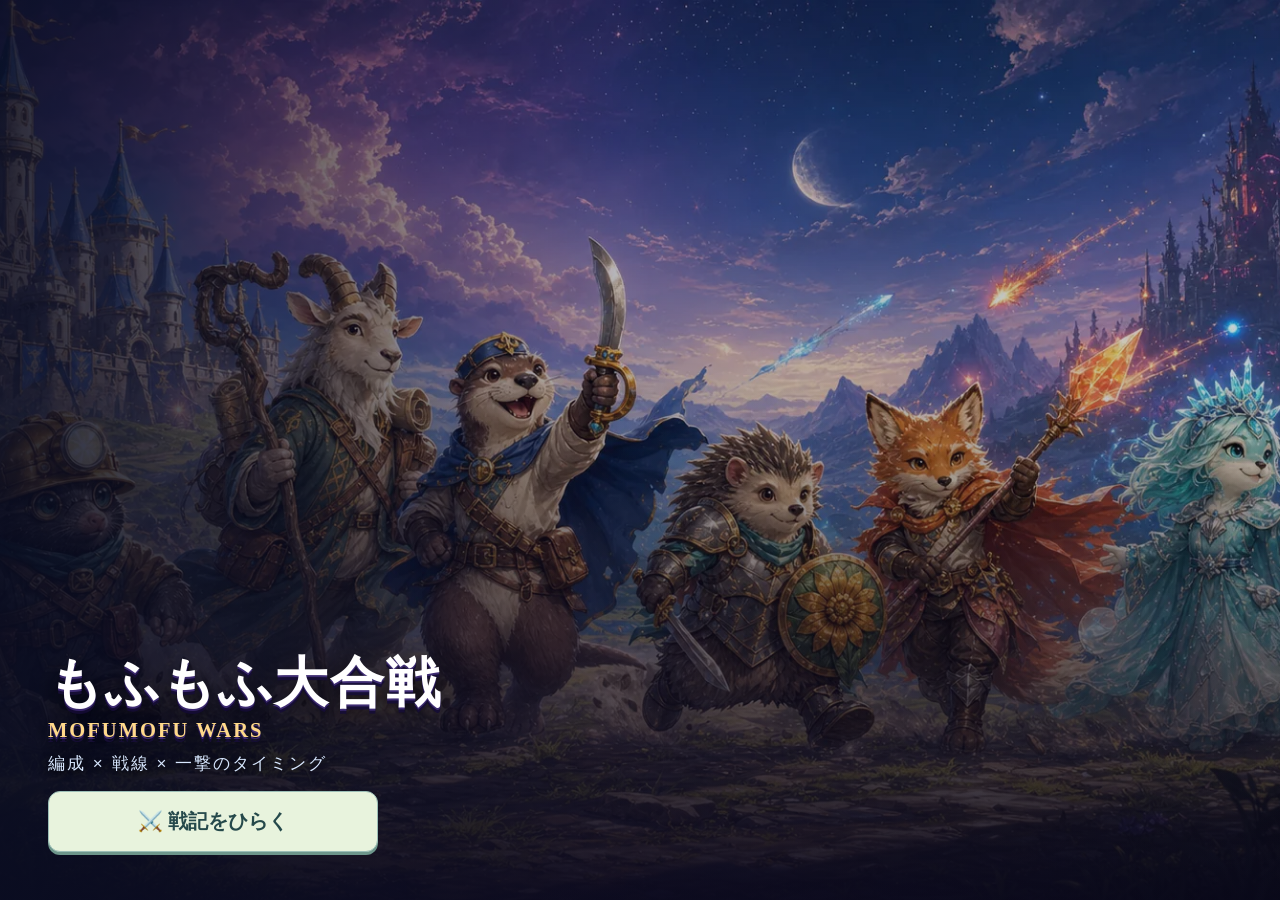
<file: mofu-wars/index.html>
<!DOCTYPE html>
<html lang="ja">
<head>
<meta charset="utf-8">
<meta name="viewport" content="width=device-width,initial-scale=1,maximum-scale=1,user-scalable=no,viewport-fit=cover">
<meta name="apple-mobile-web-app-capable" content="yes">
<meta name="mobile-web-app-capable" content="yes">
<meta name="apple-mobile-web-app-status-bar-style" content="black-translucent">
<meta name="theme-color" content="#2a2140">
<meta name="description" content="編成とタイミングで戦線を押し返す、オリジナル・もふもふレーンバトル">
<link rel="manifest" href="manifest.webmanifest">
<title>もふもふ大合戦</title>
<style>
*{box-sizing:border-box;-webkit-tap-highlight-color:transparent;-webkit-user-select:none;user-select:none;}
html,body{height:100%;margin:0;padding:0;overflow:hidden;background:#1c1630;}
body{
  font-family:"Hiragino Maru Gothic ProN","ヒラギノ丸ゴ ProN W4",-apple-system,"Segoe UI",Roboto,sans-serif;
  color:#fff; touch-action:manipulation;
}
#app{position:fixed;inset:0;display:flex;flex-direction:column;}
.screen{position:absolute;inset:0;display:none;flex-direction:column;overflow:hidden;}
.screen.on{display:flex;}

/* ---------- 共通パーツ ---------- */
.hdr{flex:0 0 auto;display:flex;align-items:center;gap:6px;padding:6px 8px;
  padding-top:calc(6px + env(safe-area-inset-top));
  background:linear-gradient(#3a2f5c,#2a2140);border-bottom:2px solid #16112a;}
.hdr .ttl{font-size:16px;font-weight:bold;letter-spacing:1px;}
.spacer{flex:1;}
.wallet{display:flex;gap:5px;flex-wrap:wrap;justify-content:flex-end;}
.chip{background:#16112a;border:2px solid #56487f;border-radius:999px;padding:2px 9px;font-size:13px;white-space:nowrap;}
.body{flex:1;overflow-y:auto;-webkit-overflow-scrolling:touch;padding:10px;
  padding-bottom:calc(14px + env(safe-area-inset-bottom));}
.btn{
  display:inline-flex;align-items:center;justify-content:center;gap:6px;
  border:none;border-radius:14px;padding:12px 16px;font-size:16px;font-weight:bold;
  font-family:inherit;color:#3a2a10;background:linear-gradient(#ffe08a,#ffb43d);
  box-shadow:0 4px 0 #c2801c;cursor:pointer;
}
.btn:active{transform:translateY(3px);box-shadow:0 1px 0 #c2801c;}
.btn.sub{background:linear-gradient(#cfd6ff,#98a6e8);box-shadow:0 4px 0 #6272b8;color:#1e2450;}
.btn.dim{background:linear-gradient(#8e8aa0,#6d6a80);box-shadow:0 4px 0 #4a4757;color:#2a2735;}
.btn.big{font-size:20px;padding:16px 24px;border-radius:18px;}
.btn[disabled]{filter:grayscale(.7) brightness(.75);pointer-events:none;}
.card{background:#2e2650;border:2px solid #4b3d7a;border-radius:14px;padding:10px;margin-bottom:10px;}
h2.sec{font-size:15px;margin:2px 0 8px;color:#ffd98a;}
.small{font-size:12px;color:#c3bada;line-height:1.5;}

/* ---------- タイトル ---------- */
#s-title{background:#241c3f url('mofu-war-v5-hero.webp') center/cover no-repeat;align-items:flex-start;justify-content:flex-end;padding:clamp(18px,4vw,48px);isolation:isolate;}
#s-title:before{content:"";position:absolute;inset:0;background:linear-gradient(90deg,rgba(10,13,34,.86) 0%,rgba(16,13,42,.30) 48%,rgba(10,9,28,.18)),linear-gradient(0deg,rgba(9,8,25,.92),transparent 58%);z-index:-1;}
#s-title .logo{font-family:Georgia,"Hiragino Mincho ProN",serif;font-size:min(10vw,54px);font-weight:900;text-align:left;line-height:1.1;letter-spacing:.03em;
  text-shadow:0 2px 0 #3d2b71,0 5px 0 #160e34,0 10px 28px rgba(0,0,0,.9);animation:logoFloat 3.6s ease-in-out infinite;}
#s-title .logo small{display:block;font-size:.38em;color:#ffd98a;margin-top:6px;letter-spacing:2px;}
#s-title .cats{font-size:clamp(11px,2.8vw,17px);margin:10px 0 16px;letter-spacing:.12em;color:#d8e8ff;text-shadow:0 2px 8px #000;}
#s-title .btn.big{min-width:min(84vw,330px);border:2px solid #fff0b0;background:linear-gradient(180deg,#ffe899,#efaa36);box-shadow:0 5px 0 #8c541c,0 10px 28px rgba(0,0,0,.45)}

/* ---------- ホーム ---------- */
#s-home{background:#151027 url('mofu-base-v5.webp') center/cover no-repeat;}
#s-home:after{content:"";position:absolute;inset:0;z-index:0;background:linear-gradient(90deg,rgba(13,10,29,.95),rgba(15,13,35,.78) 52%,rgba(9,12,28,.48)),linear-gradient(0deg,rgba(10,8,24,.78),transparent 62%);pointer-events:none}
#s-home>.hdr,#s-home>.body{position:relative;z-index:1}
#s-home .body{display:grid;grid-template-columns:minmax(390px,1.15fr) minmax(300px,.85fr);grid-template-areas:"menu status" "menu how" "menu tools";gap:10px;align-content:start;padding:clamp(10px,2vw,22px)}
.menu{display:grid;grid-template-columns:1fr 1fr;gap:10px;margin-top:6px;}
.menu .btn{position:relative;overflow:hidden;flex-direction:column;gap:2px;padding:18px 8px;font-size:16px;border:1px solid rgba(255,255,255,.6);}
.menu .btn:before{content:"";position:absolute;inset:-80% 45% -80% -60%;transform:rotate(20deg);background:linear-gradient(90deg,transparent,rgba(255,255,255,.38),transparent);transition:transform .45s}
.menu .btn:active:before{transform:translateX(210%) rotate(20deg)}
.menu .btn i{font-style:normal;font-size:30px;}
.menu .btn small{font-size:10px;line-height:1.3;opacity:.7;font-weight:700;letter-spacing:.08em}
#s-home .menu{grid-area:menu;align-content:stretch;margin:0}
#s-home .menu .btn{min-height:clamp(104px,17vh,150px);font-size:19px;background:linear-gradient(145deg,rgba(255,230,145,.96),rgba(237,158,43,.95));backdrop-filter:blur(4px)}
#s-home .menu .btn.sub{background:linear-gradient(145deg,rgba(224,230,255,.94),rgba(118,136,211,.94))}
#s-home .menu .btn i{font-size:clamp(32px,5vw,48px)}
#s-home .homeStatus{grid-area:status}.homeHow{grid-area:how}.homeTools{grid-area:tools}
#s-home .card{margin:0;background:linear-gradient(135deg,rgba(32,25,62,.93),rgba(53,40,87,.82));border-color:rgba(151,132,205,.66);box-shadow:0 10px 30px rgba(0,0,0,.22);backdrop-filter:blur(5px)}
@media(max-width:720px){
  #s-home .body{display:block}
  #s-home .menu{margin-bottom:10px}
  #s-home .menu .btn{min-height:94px}
  #s-home .card{margin-bottom:10px}
}

/* ---------- マップ ---------- */
.chtabs{display:flex;gap:6px;margin-bottom:10px;flex-wrap:wrap;}
.chtab{flex:1 1 40%;padding:8px;border-radius:10px;background:#3a2f5c;border:2px solid #4b3d7a;
  font-size:13px;text-align:center;font-family:inherit;color:#fff;}
.chtab.on{background:linear-gradient(#ffe08a,#ffb43d);color:#3a2a10;border-color:#ffe08a;font-weight:bold;}
.chtab.lock{opacity:.45;}
.stages{display:grid;grid-template-columns:repeat(auto-fill,minmax(140px,1fr));gap:8px;}
.stg{position:relative;background:#372f5e;border:2px solid #55478a;border-radius:12px;padding:10px 8px;
  text-align:left;font-family:inherit;color:#fff;font-size:13px;}
.stg .no{font-size:11px;color:#b9aee0;}
.stg .nm{font-size:14px;font-weight:bold;margin-top:2px;}
.stg .st{position:absolute;right:8px;top:8px;font-size:15px;}
.stg.clear{background:#2c4a3a;border-color:#5aa77c;}
.stg.lock{opacity:.4;}
.stg.boss{background:#5a2b3d;border-color:#b05a77;}
.stg.boss.clear{background:#3f4a2b;border-color:#9caf5a;}
.stg:active{transform:translateY(2px) scale(.985)}
.stg .enemyline{display:flex;align-items:center;justify-content:center;gap:2px;height:24px;margin-top:4px;filter:drop-shadow(0 2px 2px rgba(0,0,0,.35));}
.enemyThumb{display:inline-block;width:27px;height:23px;background-repeat:no-repeat;background-size:400% 200%;background-position:0 0}.enemyThumb.fallback{display:inline-grid;place-items:center;font-size:17px}
.stg .danger{display:inline-block;margin-top:5px;padding:2px 7px;border-radius:999px;background:rgba(0,0,0,.24);color:#ffe8a8;font-size:10px;}

/* ---------- ユニット一覧 ---------- */
.ulist{display:grid;grid-template-columns:repeat(auto-fill,minmax(150px,1fr));gap:8px;}
.ucard{background:#2e2650;border:2px solid #4b3d7a;border-radius:12px;padding:8px;position:relative;}
.ucard.indeck{border-color:#ffd24d;box-shadow:0 0 0 2px rgba(255,210,77,.28);}
.ucard.locked{opacity:.42;}
.ucard .row1{display:flex;align-items:center;gap:8px;}
.ucard .em{font-size:30px;line-height:1;}
.unitPortrait{position:relative;flex:0 0 62px;width:62px;height:54px;background-repeat:no-repeat;background-size:400% 200%;background-position:0 0;filter:drop-shadow(0 4px 4px rgba(0,0,0,.38))}
.unitPortrait .evCrown{position:absolute;left:-4px;top:-7px;font-size:17px;filter:drop-shadow(0 2px 2px #000)}
.ucard .nm{font-size:14px;font-weight:bold;}
.ucard .lv{font-size:11px;color:#ffd98a;}
.ucard .tags{font-size:10px;color:#b9aee0;margin-top:3px;line-height:1.4;}
.ucard .acts{display:flex;gap:5px;margin-top:7px;}
.ucard .acts .btn{flex:1;padding:7px 4px;font-size:12px;border-radius:9px;box-shadow:0 3px 0 #c2801c;}
.ucard .acts .btn.sub{box-shadow:0 3px 0 #6272b8;}
.ucard .acts .btn.dim{box-shadow:0 3px 0 #4a4757;}
.bar{height:6px;background:#1a1430;border-radius:4px;overflow:hidden;margin-top:5px;}
.bar > i{display:block;height:100%;background:linear-gradient(90deg,#65d6ff,#4a8bff);}
/* とどく/はやさ/れんだ の めもり */
.meter{display:flex;align-items:center;gap:5px;margin-top:3px;font-size:10px;color:#b9aee0;}
.meter > span{flex:0 0 34px;}
.meter > u{flex:1;display:block;height:6px;background:#1a1430;border-radius:4px;overflow:hidden;text-decoration:none;}
.meter > u > i{display:block;height:100%;min-width:2px;}
.meter > b{flex:0 0 74px;text-align:right;color:#e6dfff;font-weight:normal;}
.rosterHero{height:clamp(128px,24vw,220px);margin:0 0 10px;border:2px solid #8fd9ff;border-radius:18px;background:url('mofu-new-heroes.webp') center 48%/cover no-repeat;position:relative;overflow:hidden;box-shadow:0 8px 24px rgba(12,8,34,.38)}
.rosterHero:after{content:"あたらしい なかまと じぶんだけの部隊をつくろう";position:absolute;left:0;right:0;bottom:0;padding:24px 12px 10px;background:linear-gradient(transparent,rgba(20,15,48,.96));color:#fff;font-size:clamp(13px,2.3vw,18px);font-weight:900;text-align:center;text-shadow:0 2px 4px #000}
.skilltag{display:inline-flex;align-items:center;padding:2px 7px;border-radius:999px;background:linear-gradient(135deg,#3a2966,#27506a);border:1px solid #87d7e8;color:#effcff;font-size:10px;margin-left:3px;box-shadow:0 0 10px rgba(105,219,240,.12)}
.unitFilters{display:flex;gap:6px;overflow-x:auto;padding:2px 1px 8px;-webkit-overflow-scrolling:touch}.unitFilters .btn{flex:0 0 auto;padding:7px 11px;font-size:11px}.unitFilters .btn.on{background:linear-gradient(#67d6df,#368da5);box-shadow:0 3px 0 #1f6175}.unitCount{font-size:11px;color:#cff7ff;margin:0 0 7px;text-align:right}

/* ---------- ガチャ ---------- */
#s-gacha{background:#110d29 url('mofu-gacha-v5.webp') center/cover no-repeat;isolation:isolate}
#s-gacha:after{content:"";position:absolute;inset:0;z-index:-1;background:linear-gradient(90deg,rgba(10,8,28,.78),rgba(17,10,42,.28),rgba(10,8,28,.78)),linear-gradient(0deg,rgba(9,7,24,.94),transparent 58%)}
#s-gacha>.hdr{background:linear-gradient(rgba(43,32,82,.96),rgba(27,20,58,.93))}
#gachaBox{text-align:center;position:relative}
#gachaBox>.card{background:linear-gradient(135deg,rgba(32,24,70,.91),rgba(57,38,99,.82));border-color:rgba(161,127,229,.7);backdrop-filter:blur(7px);box-shadow:0 14px 38px rgba(0,0,0,.35)}
.gcard{margin:14px auto;width:min(78vw,270px);border-radius:18px;padding:20px 12px;
  background:linear-gradient(#4b3d7a,#2e2650);border:3px solid #6f5cb0;position:relative;overflow:hidden;animation:gachaReveal .62s cubic-bezier(.18,.89,.28,1.3) both;box-shadow:0 18px 42px rgba(0,0,0,.5)}
.gcard:before{content:"";position:absolute;inset:-90% 32%;transform:rotate(18deg);background:linear-gradient(90deg,transparent,rgba(255,255,255,.58),transparent);animation:gachaShine 1s .22s ease both;pointer-events:none}
.gcard.r2{background:linear-gradient(#7a5aa8,#3a2560);border-color:#d59bff;box-shadow:0 0 26px rgba(213,155,255,.55);}
.gcard.r3{background:radial-gradient(circle at 50% 18%,#fff0a1,#b97822 37%,#4d286a 100%);border-color:#fff3a4;box-shadow:0 0 22px #fff,0 0 58px rgba(255,210,74,.9);animation:gachaLegendReveal .85s cubic-bezier(.16,.84,.23,1.2) both;}
.plusGain{display:inline-block;margin-top:8px;padding:5px 14px;border:2px solid #fff;border-radius:999px;background:linear-gradient(#8ff7ff,#4fa9ff);color:#102c55;font-size:22px;font-weight:900;box-shadow:0 4px 0 #326ca9,0 0 18px rgba(113,226,255,.72)}
.plusValue{display:inline-block;margin-left:3px;padding:1px 6px;border-radius:999px;background:linear-gradient(#91f4ff,#5aa8ff);color:#13345e;font-weight:900;box-shadow:inset 0 1px 0 rgba(255,255,255,.8)}
.gcard.r3:after{content:"";position:absolute;inset:-70%;z-index:0;opacity:.22;background:repeating-conic-gradient(from 0deg,rgba(255,255,255,.75) 0 7deg,transparent 7deg 18deg);animation:legendSpin 5s linear infinite;pointer-events:none}
.gcard.r3>*{position:relative;z-index:1}
.gcard .em{font-size:74px;line-height:1;}
.gportrait{width:180px;height:140px;margin:-22px auto -4px;background-repeat:no-repeat;background-size:400% 200%;background-position:0 0;filter:drop-shadow(0 8px 8px rgba(0,0,0,.42))}
.gcard .nm{font-size:20px;font-weight:bold;margin-top:6px;}
.gcard .rr{font-size:12px;color:#ffe6a8;margin-top:3px;letter-spacing:2px;}
.ginfo{display:grid;grid-template-columns:repeat(3,1fr);gap:5px;margin-top:8px;}
.ginfo span{background:#1d1735;border:1px solid #574885;border-radius:9px;padding:7px 3px;font-size:11px;color:#e8e2ff;}
.pity{margin:8px 0 3px;padding:9px;border-radius:11px;background:linear-gradient(90deg,#33275b,#4b3478);font-size:12px;line-height:1.6;}
.learnbox{margin-top:9px;padding:9px;border:1px solid #5caa93;border-radius:11px;background:rgba(48,123,98,.22);font-size:12px;color:#cffff0;}
.summonStage{width:min(78vw,310px);height:230px;margin:12px auto;position:relative;display:grid;place-items:center;overflow:hidden;border-radius:28px;background:radial-gradient(circle,rgba(202,184,255,.32),rgba(64,37,122,.24) 42%,transparent 70%)}
.summonStage .ring{position:absolute;width:128px;height:128px;border:4px solid rgba(173,226,255,.86);border-radius:50%;box-shadow:0 0 24px #8c6cff,inset 0 0 24px #65d9ff;animation:summonRing .8s linear infinite}
.summonStage .ring.r2{width:185px;height:185px;border-style:dashed;border-color:#ffd76f;animation-direction:reverse;animation-duration:1.25s}
.summonStage .egg{font-size:78px;filter:drop-shadow(0 0 18px #bc9cff);animation:summonEgg .46s ease-in-out infinite alternate}
.summonStage .summonTxt{position:absolute;bottom:15px;font-size:14px;font-weight:900;letter-spacing:.18em;color:#fff4bc;text-shadow:0 2px 8px #000}
#s-gacha.summonRare{animation:gachaScreenRare .55s ease}
#s-gacha.summonLegend #gachaResult:before{content:"";position:fixed;inset:0;z-index:9;pointer-events:none;background:radial-gradient(circle,rgba(255,255,255,.98),rgba(255,218,80,.58) 32%,transparent 68%);animation:legendFlash .85s ease both}
@keyframes summonRing{to{transform:rotate(360deg) scale(1.04)}}
@keyframes summonEgg{to{transform:translateY(-9px) scale(1.07);filter:drop-shadow(0 0 32px #fff)}}
@keyframes gachaReveal{0%{opacity:0;transform:translateY(46px) scale(.42) rotate(-5deg)}62%{opacity:1;transform:translateY(-7px) scale(1.07) rotate(1deg)}100%{transform:none}}
@keyframes gachaShine{from{transform:translateX(-170%) rotate(18deg)}to{transform:translateX(170%) rotate(18deg)}}
@keyframes gachaScreenRare{20%{filter:brightness(1.75)}45%{transform:translateX(-4px)}70%{transform:translateX(4px)}}
@keyframes gachaLegendReveal{0%{opacity:0;transform:scale(.12) rotate(-18deg)}45%{opacity:1;transform:scale(1.18) rotate(2deg)}70%{transform:scale(.96) rotate(-1deg)}100%{transform:none}}
@keyframes legendSpin{to{transform:rotate(360deg)}}
@keyframes legendFlash{0%{opacity:0}18%{opacity:1}100%{opacity:0}}

/* ---------- 戦略情報 ---------- */
.role{display:inline-flex;align-items:center;padding:2px 7px;border-radius:999px;background:#15112a;border:1px solid #7564a7;color:#eee8ff;font-size:10px;margin-right:3px;}
.roleGuide{margin-top:5px;padding:6px 8px;border-radius:9px;background:rgba(10,8,27,.48);border-left:3px solid #82dbff;color:#e9f7ff;font-size:10px;line-height:1.45}
.tacticPreview{margin:9px 0;padding:10px 11px;border:1px solid #d5b968;border-radius:12px;background:linear-gradient(135deg,rgba(76,48,103,.92),rgba(38,62,85,.92));text-align:left;color:#fff7d0;font-size:12px;line-height:1.65}
.tacticPreview b{display:block;color:#fff;font-size:13px}.tacticChip{display:inline-block;margin:4px 4px 0 0;padding:3px 7px;border-radius:999px;background:#17122d;border:1px solid #8ad7e8;color:#eaffff;font-size:10px}
.deckDiagnosis{margin:-3px 0 9px;padding:9px 10px;border-radius:11px;background:rgba(17,13,38,.82);border:1px solid #695b94;text-align:left;font-size:11px;line-height:1.55}.deckDiagnosis b{color:#fff4af}.deckCheck{display:inline-flex;align-items:center;margin:4px 4px 0 0;padding:3px 7px;border-radius:999px;background:#26203f;border:1px solid #73699b;color:#cfc7e8}.deckCheck.ok{background:#1e594d;border-color:#69d7aa;color:#eafff5}.deckCheck.miss{background:#633247;border-color:#e68aa5;color:#fff0f4}
.formationWord{color:#bff8ff}
.ubtn.role-guard{border-color:#70c8ff}.ubtn.role-rush{border-color:#ffe06a}.ubtn.role-range{border-color:#9be89d}.ubtn.role-splash{border-color:#d49cff}.ubtn.role-ace{border-color:#ff9e78}
.bonusbox{margin:8px 0;padding:9px 11px;border-radius:12px;background:linear-gradient(135deg,#263e55,#302752);border:1px solid #65bddd;font-size:12px;line-height:1.7;color:#dbf7ff;}
.previewWorld{height:96px;margin:-18px -18px 12px;border-radius:15px 15px 0 0;background-image:url('battle-worlds.webp');background-size:200% 200%;position:relative;overflow:hidden;}
.previewWorld:after{content:"";position:absolute;inset:0;background:linear-gradient(transparent,rgba(25,17,45,.85));}
.previewEnemies{font-size:28px;letter-spacing:6px;margin:7px 0;filter:drop-shadow(0 3px 3px rgba(0,0,0,.5));}
.previewEnemyGrid{display:flex;gap:6px;overflow-x:auto;margin:8px -2px;padding:2px 2px 7px;-webkit-overflow-scrolling:touch}.previewEnemy{position:relative;flex:0 0 72px;height:74px;border:1px solid #6b5b96;border-radius:11px;background:linear-gradient(#31284f,#19152c);overflow:hidden}.previewEnemy .pic{display:block;width:68px;height:51px;margin:0 auto;background-repeat:no-repeat;background-size:400% 200%;background-position:0 0;filter:drop-shadow(0 3px 3px rgba(0,0,0,.5))}.previewEnemy .fallback{display:grid;place-items:center;height:49px;font-size:31px}.previewEnemy b{display:block;padding:1px 2px 3px;overflow:hidden;text-overflow:ellipsis;white-space:nowrap;color:#f4edff;font-size:9px}.previewEnemy em{position:absolute;right:2px;top:2px;padding:1px 3px;border-radius:999px;background:#742f4b;color:#fff2b8;font-size:8px;font-style:normal}.previewEnemy .erole{position:absolute;left:2px;top:2px;padding:1px 3px;border-radius:999px;background:#17314a;border:1px solid #75cde3;color:#eaffff;font-size:8px;font-style:normal}
.previewStats{display:grid;grid-template-columns:repeat(3,1fr);gap:6px;margin:10px 0;}
.previewStats div{background:#201936;border-radius:10px;padding:8px 3px;font-size:11px;}
.btop .mini.brainReady{position:relative;overflow:visible;border-color:#fff4a6;color:#37220a;background:linear-gradient(#fff39a,#ffb638);animation:brainPulse .9s ease-in-out infinite;box-shadow:0 0 0 3px rgba(255,229,92,.28),0 0 22px rgba(255,205,66,.82)}
.btop .mini.brainReady:after{content:"!";position:absolute;right:-7px;top:-9px;display:grid;place-items:center;width:19px;height:19px;border:2px solid #fff;border-radius:50%;background:#ff4d78;color:#fff;font-size:13px;box-shadow:0 2px 8px rgba(0,0,0,.38)}
@keyframes brainPulse{50%{transform:translateY(-3px) scale(1.075);filter:brightness(1.12);box-shadow:0 0 0 7px rgba(255,229,92,.12),0 0 30px rgba(255,205,66,.95)}}
.brainHead{font-size:14px;color:#d9cbff;letter-spacing:1px}.brainQ{margin:10px 0 14px;padding:14px 10px;border:3px solid #fff;border-radius:16px;background:linear-gradient(135deg,#6b4cc1,#d055a0);font-size:clamp(24px,5vw,38px);font-weight:900;color:#fff;text-shadow:0 3px 0 rgba(0,0,0,.25);box-shadow:0 6px 0 #3c277b}
.brainChoices{display:grid;grid-template-columns:repeat(3,1fr);gap:8px}.brainChoice{min-height:64px;border:3px solid #fff;border-radius:15px;background:linear-gradient(#fff7bf,#ffc84c);color:#483314;font-family:inherit;font-size:clamp(18px,4vw,28px);font-weight:900;box-shadow:0 5px 0 #bd7e19}.brainChoice:active{transform:translateY(4px);box-shadow:0 1px 0 #bd7e19}.brainChoice.wrong{background:#a7a1b1;color:#514d59;animation:brainWrong .25s}.brainWhy{min-height:38px;margin-top:11px;font-size:15px;font-weight:bold;color:#cffff0;line-height:1.5}.brainReward{padding:14px;border-radius:16px;background:linear-gradient(135deg,#355f86,#4a3389);font-size:18px;line-height:1.7;color:#fff;animation:pop .38s ease-out}
@keyframes brainWrong{25%{transform:translateX(-8px)}75%{transform:translateX(8px)}}

/* ---------- バトル ---------- */
#s-battle{background:#0e0a1c;}
.bhdr{flex:0 0 auto;padding:5px 7px;padding-top:calc(5px + env(safe-area-inset-top));background:linear-gradient(180deg,#221b3c,#100c21);border-bottom:1px solid #7664a8;box-shadow:0 5px 18px rgba(0,0,0,.42);z-index:3;}
.hprow{display:flex;align-items:center;gap:6px;font-size:11px;}
.hpbar{flex:1;height:12px;background:#000;border:1px solid #4b3d7a;border-radius:7px;overflow:hidden;position:relative;}
.hpbar > i{display:block;height:100%;transition:width .12s linear;}
.hpbar.me > i{background:linear-gradient(90deg,#63e08a,#2ea75c);}
.hpbar.en > i{background:linear-gradient(90deg,#ff8a8a,#d13a3a);}
.moneyrow{display:flex;align-items:center;gap:6px;margin-top:4px;}
.mbar{flex:1;height:14px;background:#000;border:1px solid #6b5a2a;border-radius:7px;overflow:hidden;position:relative;}
.mbar > i{display:block;height:100%;background:linear-gradient(90deg,#ffe08a,#ffb43d);}
.mbar > b{position:absolute;inset:0;display:flex;align-items:center;justify-content:center;
  font-size:10px;color:#2a2010;font-weight:bold;text-shadow:0 1px 0 rgba(255,255,255,.4);}
.battleIntel{flex:0 0 auto;display:flex;align-items:center;gap:6px;padding:4px 7px;background:linear-gradient(180deg,#17112b,#0f0b20);border-bottom:1px solid #493d70;z-index:3;box-shadow:0 4px 12px rgba(0,0,0,.28)}
.battleStatus{flex:0 0 116px;min-width:0;color:#dfeaff;font-size:10px;line-height:1.2}.battleStatus b{display:block;overflow:hidden;text-overflow:ellipsis;white-space:nowrap;color:#fff4b0;font-size:11px}.battleStatus small{display:block;overflow:hidden;text-overflow:ellipsis;white-space:nowrap;color:#aebbe0;font-size:9px}
.bossTrack{height:5px;margin-top:3px;border:1px solid #7d4563;border-radius:999px;background:#160b18;overflow:hidden}.bossTrack i{display:block;height:100%;width:0;background:linear-gradient(90deg,#ffbe54,#ff4d69);transition:width .12s linear}
.battleMapButton{flex:1;min-width:0;height:34px;padding:0;border:1px solid #7665a6;border-radius:10px;background:#0d0b1a;overflow:hidden;box-shadow:inset 0 0 0 1px rgba(255,255,255,.05);touch-action:none}.battleMapButton:active{border-color:#fff0a5}.battleMapButton canvas{display:block;width:100%;height:100%}
/* min-height:0 が ないと canvas の じつサイズ ぶん のびて
   したの ユニットボタンが がめんの そとに おしだされる */
#cv{flex:1 1 0;min-height:0;display:block;width:100%;background:#87ceeb;touch-action:none;}
.bfoot{flex:0 0 auto;background:linear-gradient(180deg,#161029,#241a40);padding:7px 5px;padding-bottom:calc(7px + env(safe-area-inset-bottom));border-top:1px solid #7664a8;box-shadow:0 -7px 20px rgba(0,0,0,.38);z-index:3;}
.deckrow{display:grid;grid-template-columns:repeat(7,minmax(0,1fr));gap:4px;}
.ubtn{position:relative;background:radial-gradient(circle at 50% 15%,#61518f,#2c234c 72%);border:2px solid #8e7ac9;border-radius:12px;
  padding:4px 1px 3px;font-family:inherit;color:#fff;overflow:hidden;min-height:58px;box-shadow:inset 0 1px 0 rgba(255,255,255,.22),0 3px 0 #110d24;}
.ubtn:active{transform:translateY(2px);box-shadow:inset 0 1px 0 rgba(255,255,255,.2),0 1px 0 #110d24}
.ubtn .em{font-size:24px;line-height:1.05;display:block;filter:drop-shadow(0 2px 2px rgba(0,0,0,.55));}
.deckSprite{display:block;width:44px;height:34px;margin:-2px auto 0;background-repeat:no-repeat;background-size:400% 200%;background-position:0 0;filter:drop-shadow(0 2px 2px rgba(0,0,0,.62))}
.ubtn .uname{display:block;max-width:100%;overflow:hidden;text-overflow:ellipsis;white-space:nowrap;font-size:8px;color:#e9e2ff;line-height:1.1}
.ubtn .roleDot{position:absolute;left:3px;top:2px;font-size:10px;z-index:2}
.ubtn .cost{font-size:10px;color:#ffe08a;display:block;line-height:1.2;}
.ubtn .cool{position:absolute;left:0;bottom:0;width:100%;background:rgba(0,0,0,.62);pointer-events:none;}
.ubtn.no{filter:grayscale(.75) brightness(.65);}
.ubtn.cannon{background:linear-gradient(#ff9a5a,#d2472a);border-color:#ffcf8a;}
.ubtn.cannon.ready{animation:cannonReady 1.05s ease-in-out infinite;border-color:#fff2a8;box-shadow:0 0 22px rgba(255,224,90,.82),inset 0 1px 0 rgba(255,255,255,.5)}
@keyframes cannonReady{50%{transform:translateY(-3px) scale(1.035);filter:brightness(1.2)}}
.battleCallout{position:absolute;top:74px;left:50%;z-index:4;transform:translate(-50%,-16px) scale(.8);opacity:0;pointer-events:none;padding:5px 14px;border:1px solid rgba(255,255,255,.75);border-radius:999px;background:linear-gradient(90deg,rgba(27,20,55,.88),rgba(66,46,111,.92));font-size:12px;font-weight:900;letter-spacing:.08em;text-shadow:0 2px 2px #000;transition:opacity .18s,transform .18s}
.battleCallout.on{opacity:1;transform:translate(-50%,0) scale(1)}
.btop{display:flex;gap:4px;margin-bottom:4px;}
.btop .mini{flex:0 0 auto;background:#3a2f5c;border:2px solid #6f5cb0;border-radius:9px;
  padding:4px 9px;font-family:inherit;color:#fff;font-size:12px;white-space:nowrap;}
/* せまい がめんでは ステージめいだけ ちぢめる（ボタンは ちぢめない） */
#stgName{flex:0 1 auto;min-width:0;overflow:hidden;text-overflow:ellipsis;}
/* ちいさい がめんでは ステージめいは マップで みれば よいので しまう */
@media (max-width:359px){ #stgName{display:none;} }
.btop .mini.on{background:linear-gradient(#ffe08a,#ffb43d);color:#3a2a10;border-color:#ffe08a;}
@media (orientation:portrait) and (max-width:560px){
  #s-title{background-position:57% center;padding:16px;justify-content:flex-end}
  #s-title:before{background:linear-gradient(0deg,rgba(9,8,25,.96) 0%,rgba(9,8,25,.38) 55%,rgba(9,8,25,.1))}
  #s-title .logo{text-align:center;width:100%;font-size:min(12vw,52px)}
  #s-title .cats{text-align:center;width:100%}
  #s-title .btn.big{align-self:center}
  .battleCallout{top:94px}
  .battleIntel{padding:3px 5px;gap:4px}.battleStatus{flex-basis:94px}.battleMapButton{height:30px}.battleStatus b{font-size:10px}.battleStatus small{font-size:8px}
}

/* ---------- オーバーレイ ---------- */
.ov{position:absolute;inset:0;background:rgba(12,8,24,.86);display:none;
  align-items:center;justify-content:center;padding:16px;z-index:50;}
.ov.on{display:flex;}
.ovbox{background:#2e2650;border:3px solid #6f5cb0;border-radius:18px;padding:18px;
  width:min(92vw,420px);max-height:86vh;overflow-y:auto;text-align:center;}
.ovbox h3{margin:0 0 8px;font-size:24px;}
.rewards{font-size:15px;line-height:1.9;margin:8px 0 12px;}
.ovbox .btns{display:flex;gap:8px;justify-content:center;flex-wrap:wrap;margin-top:6px;}

.toast{position:absolute;left:50%;bottom:calc(16px + env(safe-area-inset-bottom));transform:translateX(-50%);
  background:rgba(20,14,40,.94);border:2px solid #6f5cb0;border-radius:12px;padding:9px 15px;
  font-size:14px;z-index:80;opacity:0;transition:opacity .2s;pointer-events:none;white-space:nowrap;}
.toast.on{opacity:1;}
@keyframes pop{0%{transform:scale(.5);opacity:0}70%{transform:scale(1.12)}100%{transform:scale(1);opacity:1}}
@keyframes logoFloat{0%,100%{transform:translateY(0) rotate(-1deg)}50%{transform:translateY(-8px) rotate(1deg)}}
@keyframes ticketGlow{0%,100%{box-shadow:0 0 8px rgba(255,221,92,.2)}50%{box-shadow:0 0 24px rgba(255,221,92,.8)}}
.ticketGlow{animation:ticketGlow 1s ease-in-out 3;}
.pop{animation:pop .38s ease-out;}
.kingdom-back{display:none;position:fixed;z-index:95;right:10px;bottom:calc(10px + env(safe-area-inset-bottom));min-height:42px;padding:7px 13px;border:2px solid #fff;border-radius:999px;background:linear-gradient(#ff8fbd,#df4b91);color:#fff;font-family:inherit;font-size:13px;font-weight:900;box-shadow:0 4px 0 #9c3269,0 7px 16px rgba(30,15,55,.25)}
.kingdom-back:active{transform:translateY(3px);box-shadow:0 1px 0 #9c3269}
body.from-asobi .kingdom-back{display:block}
body.from-asobi:not(.in-battle) .body{padding-bottom:68px}
body.from-asobi.in-battle .kingdom-back{display:none}
.savecare{margin-top:10px;padding:10px;border:1px solid #67cbbd;border-radius:13px;background:linear-gradient(135deg,rgba(40,105,104,.34),rgba(64,49,112,.48));font-size:12px;line-height:1.65;color:#d8fff8}
.savecode{box-sizing:border-box;width:100%;height:108px;margin:9px 0;padding:10px;border:2px solid #8270bd;border-radius:12px;background:#171229;color:#eaffff;font-family:monospace;font-size:12px;line-height:1.45;resize:none;-webkit-user-select:text;user-select:text}
.savecode:focus{outline:3px solid rgba(103,214,211,.35);border-color:#67d6d3}.saveStatus{min-height:36px;margin:7px 0;color:#bff7ec;font-size:12px;line-height:1.5}.saveWarn{color:#ffe4a3;font-size:11px;line-height:1.55;text-align:left}
</style>
<link rel="stylesheet" href="redesign.css">
</head>
<body>
<div id="app">

  <!-- ===== タイトル ===== -->
  <div class="screen on" id="s-title">
    <div class="logo">もふもふ大合戦<small>MOFUMOFU WARS</small></div>
    <div class="cats">編成 × 戦線 × 一撃のタイミング</div>
    <button class="btn big" id="btnStart">⚔️ 戦記をひらく</button>
  </div>

  <!-- ===== ホーム ===== -->
  <div class="screen" id="s-home">
    <div class="hdr">
      <div class="ttl">🏠 きち</div><div class="spacer"></div>
      <div class="wallet" id="walletHome"></div>
    </div>
    <div class="body">
      <div class="menu">
        <button class="btn big" data-go="map"><i>🗺️</i>ぼうけん<small>6章・60の戦場</small></button>
        <button class="btn big sub" data-go="gacha"><i>🎁</i>召喚<small>新しい戦力との出会い</small></button>
        <button class="btn big sub" data-go="units"><i>🐾</i>部隊編成<small>役割と能力を組み合わせる</small></button>
        <button class="btn big sub" data-go="upg"><i>⚙️</i>軍備強化<small>基地・砲台・仲間を育成</small></button>
      </div>
      <div class="card homeStatus">
        <h2 class="sec">COMMAND STATUS</h2>
        <div class="small" id="homeInfo"></div>
      </div>
      <div class="card homeHow">
        <h2 class="sec">TACTICAL GUIDE</h2>
        <div class="small">
          ①したのボタンをおすと なかまが でてくるよ（おかねがいる）<br>
          ②なかまは かってに あるいて たたかうよ<br>
          ③あいての おしろ を こわしたら かち！<br>
          ④まけそうなときは 💥ほうだい で ふきとばそう<br>
          ⑤かったら ✨キラキラ で なかまを つよくしよう
        </div>
      </div>
      <div class="homeTools" style="text-align:center;">
        <button class="btn sub" id="btnSaveCare">💾 セーブあんしん</button>
        <button class="btn dim" id="btnReset">さいしょから やりなおす</button>
      </div>
    </div>
  </div>

  <!-- ===== マップ ===== -->
  <div class="screen" id="s-map">
    <div class="hdr">
      <button class="btn sub" data-go="home" style="padding:7px 12px;font-size:14px;">◀</button>
      <div class="ttl">🗺️ ぼうけん</div><div class="spacer"></div>
      <div class="wallet" id="walletMap"></div>
    </div>
    <div class="body">
      <div class="chtabs" id="chTabs"></div>
      <div class="stages" id="stageList"></div>
    </div>
  </div>

  <!-- ===== もふもふ（編成・強化） ===== -->
  <div class="screen" id="s-units">
    <div class="hdr">
      <button class="btn sub" data-go="home" style="padding:7px 12px;font-size:14px;">◀</button>
      <div class="ttl">🐾 もふもふ</div><div class="spacer"></div>
      <div class="wallet" id="walletUnits"></div>
    </div>
    <div class="body">
      <div class="rosterHero" aria-label="新しいもふもふの仲間たち"></div>
      <div class="unitFilters" id="unitFilters">
        <button class="btn on" data-uf="all">ぜんぶ</button><button class="btn sub" data-uf="owned">なかま</button><button class="btn sub" data-uf="guard">🛡️まもり</button><button class="btn sub" data-uf="rush">⚡しんげき</button><button class="btn sub" data-uf="range">🎯えんご</button><button class="btn sub" data-uf="splash">💥そうじ</button><button class="btn sub" data-uf="ace">👑きりふだ</button><button class="btn sub" data-uf="story">ぼうけん</button><button class="btn sub" data-uf="gacha">ガチャ</button><button class="btn sub" data-uf="skill">とくいわざ</button>
      </div>
      <div class="unitCount" id="unitCount"></div>
      <div class="small" style="margin-bottom:8px;">
        きいろいわく＝ たたかいに つれていく なかま（さいだい <b id="deckMax">6</b> ひき）。カードをタップで いれかえ。
      </div>
      <div class="bonusbox" id="deckBonus"></div>
      <div class="ulist" id="unitList"></div>
    </div>
  </div>

  <!-- ===== ガチャ ===== -->
  <div class="screen" id="s-gacha">
    <div class="hdr">
      <button class="btn sub" data-go="home" style="padding:7px 12px;font-size:14px;">◀</button>
      <div class="ttl">🎁 ガチャ</div><div class="spacer"></div>
      <div class="wallet" id="walletGacha"></div>
    </div>
    <div class="body" id="gachaBox">
      <div class="card">
        <h2 class="sec">レアもふもふ ガチャ</h2>
        <div class="small">🎫チケット 1まい で 1かい。どの結果も戦力になる安心設計。</div>
        <div class="ginfo" id="gachaRates"></div>
        <div class="pity" id="gachaPity"></div>
        <div class="learnbox" id="learnLink">📚「あそびのくに」で学ぶと、チケットを受け取れます。</div>
      </div>
      <div id="gachaResult"></div>
      <button class="btn big" id="btnGacha">🎫 1かい ひく</button>
    </div>
  </div>

  <!-- ===== きょうか ===== -->
  <div class="screen" id="s-upg">
    <div class="hdr">
      <button class="btn sub" data-go="home" style="padding:7px 12px;font-size:14px;">◀</button>
      <div class="ttl">⚙️ きょうか</div><div class="spacer"></div>
      <div class="wallet" id="walletUpg"></div>
    </div>
    <div class="body" id="upgList"></div>
  </div>

  <!-- ===== バトル ===== -->
  <div class="screen" id="s-battle">
    <div class="bhdr">
      <div class="btop">
        <button class="mini" id="btnQuit">🏳️ やめる</button>
        <button class="mini" id="btnSpeed">▶ ×1</button>
        <button class="mini" id="btnZoom">🔍 ぜんたい</button>
        <button class="mini brainReady" id="btnBrain">🧠 ひらめき</button>
        <div class="mini" id="timeLeft" style="border-color:#4b3d7a;background:#241c3f;display:none;"></div>
        <div class="spacer"></div>
        <div class="mini" id="stgName" style="border-color:#4b3d7a;background:#241c3f;"></div>
      </div>
      <div class="hprow">
        <span>🏠</span><div class="hpbar me"><i id="hpMe"></i></div>
        <div class="hpbar en"><i id="hpEn"></i></div><span>🏰</span>
      </div>
      <div class="moneyrow">
        <span style="font-size:14px;">💰</span>
        <div class="mbar"><i id="mFill"></i><b id="mText"></b></div>
      </div>
    </div>
    <div class="battleIntel">
      <div class="battleStatus"><b id="battleStatusMain">戦況を確認中</b><small id="battleStatusSub">味方 0　敵 0</small><div class="bossTrack" id="bossTrack" style="display:none"><i id="bossFill"></i></div></div>
      <button class="battleMapButton" id="battleMapButton" aria-label="戦況マップ。タップした場所を見る"><canvas id="battleMap" width="720" height="68"></canvas></button>
    </div>
    <div class="battleCallout" id="battleCallout"></div>
    <canvas id="cv"></canvas>
    <div class="bfoot">
      <div class="deckrow" id="deckRow"></div>
    </div>
    <div class="ov" id="ovResult"><div class="ovbox" id="ovResultBox"></div></div>
    <div class="ov" id="ovBrain"><div class="ovbox" id="ovBrainBox"></div></div>
    <div class="ov" id="ovTut"><div class="ovbox">
      <h3>あそびかた</h3>
      <div style="font-size:15px;line-height:2;text-align:left;">
        ① したの <b>🐱ボタン</b> を おすと なかまが でるよ<br>
        ② 💰おかねは じどうで たまるよ<br>
        ③ なかまは かってに たたかうよ<br>
        ④ ピンチのときは <b>💥ほう</b> で ふきとばそう<br>
        ⑤ あいての 🏰おしろ を こわしたら かち！<br>
        ⑥ がめんを <b>2ほんゆび</b>で ひろげる／ちぢめると ズームできるよ
      </div>
      <div style="font-size:13px;line-height:1.9;text-align:left;margin-top:10px;
                  border-top:2px solid #4b3d7a;padding-top:8px;color:#c3bada;">
        <b style="color:#ffd98a;">みかた の しるし</b><br>
        <span style="color:#3fa9ff;">━━┃</span> あしもとの あおい せん ＝ <b>とどく きょり</b><br>
        <span style="color:#ffe08a;">▬▬</span> あしもとの きいろい ゲージ ＝ <b>たまると こうげき</b><br>
        こうげきすると とどいた ところが <b>ぴかっと ひかる</b>よ<br>
        <b>🛡️まもり</b>を先に、<b>🎯えんご</b>を後ろに出すと隊列が安定するよ<br>
        <b>⚡しんげき</b>は敵の遠距離役へすばやく近づけるよ
      </div>
      <div class="btns"><button class="btn big" id="btnTutOk">わかった！</button></div>
    </div></div>
  </div>

  <div class="ov" id="ovStage"><div class="ovbox" id="ovStageBox"></div></div>
  <div class="ov" id="ovSave"><div class="ovbox">
    <h3>💾 セーブあんしん</h3>
    <div class="savecare">端末内には「ひとつ前」と「その日の最初」の記録を自動保存。大切な記録はセーブコードをメモやメールにも残そう。</div>
    <div class="saveStatus" id="saveStatus"></div>
    <textarea class="savecode" id="saveCode" spellcheck="false" autocomplete="off" placeholder="ここにセーブコードが出ます。復旧するときはコードを貼り付けます。"></textarea>
    <div class="btns">
      <button class="btn" id="btnMakeSave">コードをつくる</button>
      <button class="btn sub" id="btnCopySave">コピー</button>
      <button class="btn sub" id="btnShareSave">共有</button>
    </div>
    <div class="btns">
      <button class="btn" id="btnRestoreSave">コードから復旧</button>
      <button class="btn sub" id="btnLocalRestore">端末内から復旧</button>
      <button class="btn dim" id="btnCloseSave">とじる</button>
    </div>
    <div class="saveWarn">※ セーブコードは大切な記録そのものです。途中を削らず、全文を保存してください。復旧すると現在の記録を置き換えます。</div>
  </div></div>
  <div class="toast" id="toast"></div>
  <button class="kingdom-back" id="btnKingdom">🎪 あそびのくにへ</button>
</div>

<script>
"use strict";
/* =========================================================================
   もふもふ大合戦 — オリジナル・レーンバトル
   単一HTML / 依存なし / iOS15 Safari & Android Chrome 対応
   ========================================================================= */

/* ---------------- ちいさな道具 ---------------- */
var $ = function(s){ return document.querySelector(s); };
function clamp(v,a,b){ return v<a?a:(v>b?b:v); }
function fmt(n){ return Math.floor(n).toString().replace(/\B(?=(\d{3})+(?!\d))/g,","); }
function mulberry(a){ return function(){ a|=0; a=a+0x6D2B79F5|0;
  var t=Math.imul(a^a>>>15,1|a); t=t+Math.imul(t^t>>>7,61|t)^t;
  return ((t^t>>>14)>>>0)/4294967296; }; }

var toastT=0;
function toast(msg){
  var e=$("#toast"); e.textContent=msg; e.classList.add("on");
  clearTimeout(toastT); toastT=setTimeout(function(){ e.classList.remove("on"); },1600);
}

/* ---------------- おと ---------------- */
var AC=null;
function actx(){
  if(!AC){ var C=window.AudioContext||window.webkitAudioContext; if(C) AC=new C(); }
  if(AC && AC.state==="suspended") AC.resume();
  return AC;
}
function beep(freq,dur,type,vol){
  var c=actx(); if(!c) return;
  try{
    var o=c.createOscillator(), g=c.createGain();
    o.type=type||"square"; o.frequency.value=freq;
    g.gain.value=0; o.connect(g); g.connect(c.destination);
    var t=c.currentTime, v=(vol==null?0.08:vol);
    g.gain.setValueAtTime(0,t);
    g.gain.linearRampToValueAtTime(v,t+0.01);
    g.gain.exponentialRampToValueAtTime(0.0001,t+dur);
    o.start(t); o.stop(t+dur+0.02);
  }catch(e){}
}
function chord(list,dur){ for(var i=0;i<list.length;i++){ (function(f,d){ setTimeout(function(){ beep(f,dur||0.16,"triangle",0.09); },d); })(list[i],i*70); } }

/* =========================================================================
   データ：なかま
   ========================================================================= */
/* cost=おかね cd=さいしゅつげき秒 hp atk rng=とどくきょり spd=はやさ
   ivl=こうげきかんかく area=はんいこうげき kb=ふきとばされ回数 */
var UNITS = [
 /* --- はじめから／ステージで なかまになる 8ひき --- */
 {id:"mofu",  n:"もふ丸",     e:"🐱", c:"#ffcf8a", cost:75,  cd:2.2, hp:340,  atk:68,  rng:95,  spd:28, ivl:1.0, area:0, kb:3, desc:"やすくて たくさん だせる"},
 {id:"tama",  n:"たまごん",   e:"🥚", c:"#fff3c9", cost:90,  cd:3.0, hp:1300, atk:26,  rng:80,  spd:20, ivl:1.6, area:0, kb:3, desc:"ゆっくり すすむ かたい かべ"},
 {id:"usa",   n:"うさぴょん", e:"🐰", c:"#ffd8e8", cost:130, cd:3.6, hp:300,  atk:115, rng:100, spd:70, ivl:0.9, area:0, kb:4, desc:"とっても はやい"},
 {id:"kuma",  n:"くまごろう", e:"🐻", c:"#d3a06a", cost:300, cd:8,   hp:1700, atk:380, rng:112, spd:22, ivl:2.2, area:0, kb:2, desc:"ためて はなつ おもい いちげき"},
 {id:"tori",  n:"ぴよすけ",   e:"🐦", c:"#a9e0ff", cost:250, cd:6,   hp:480,  atk:150, rng:265, spd:20, ivl:1.6, area:0, kb:3, desc:"とおくから うつ"},
 {id:"kaeru", n:"げろ吉",     e:"🐸", c:"#b5e88a", cost:380, cd:9,   hp:980,  atk:205, rng:180, spd:20, ivl:2.0, area:1, kb:3, desc:"まとめて こうげき"},
 {id:"pen",   n:"ぺんた",     e:"🐧", c:"#cfd8ff", cost:210, cd:6,   hp:3800, atk:16,  rng:72,  spd:14, ivl:2.0, area:0, kb:1, desc:"とても おそい さいこうの かべ"},
 {id:"kitsu", n:"こんきち",   e:"🦊", c:"#ffb06a", cost:430, cd:9,   hp:1350, atk:305, rng:152, spd:58, ivl:1.4, area:0, kb:3, desc:"すばやく せんせいこうげき"},
 /* --- ガチャ --- */
 {id:"tako",  n:"たこ八",     e:"🐙", c:"#ff9bb5", cost:460, cd:10, hp:1350, atk:245, rng:195, spd:18, ivl:1.8, area:1, kb:3, g:1, desc:"はんい こうげき"},
 {id:"same",  n:"さめ子",     e:"🦈", c:"#9fc6e8", cost:360, cd:8,  hp:820,  atk:460, rng:100, spd:95, ivl:2.4, area:0, kb:1, g:1, desc:"とっしん する"},
 {id:"robo",  n:"ロボにゃ",   e:"🤖", c:"#c9d2dd", cost:520, cd:12, hp:4200, atk:175, rng:132, spd:14, ivl:2.0, area:0, kb:2, g:1, desc:"ゆっくり せんせんを おしあげる"},
 {id:"fuku",  n:"ふくろ博士", e:"🦉", c:"#e0c69a", cost:620, cd:14, hp:560,  atk:560, rng:430, spd:12, ivl:4.0, area:0, kb:3, g:1, desc:"すごく とおくから そげき"},
 {id:"ryu",   n:"りゅうた",   e:"🐲", c:"#8ee0a8", cost:900, cd:20, hp:2900, atk:660, rng:168, spd:28, ivl:2.0, area:1, kb:3, g:2, desc:"レア！ ちからもち"},
 {id:"uni",   n:"ゆにこ",     e:"🦄", c:"#f0c8ff", cost:760, cd:16, hp:1650, atk:490, rng:146, spd:62, ivl:1.5, area:0, kb:4, g:2, desc:"レア！ はやくて つよい"},
 {id:"lion",  n:"らいおん丸", e:"🦁", c:"#ffcb5a", cost:1200,cd:24, hp:3600, atk:1500,rng:132, spd:18, ivl:3.2, area:0, kb:2, g:2, desc:"レア！ ためて いちげき ひっさつ"},
 {id:"majo",  n:"まじょっ子", e:"🧙", c:"#c8b0ff", cost:1000,cd:18, hp:1000, atk:430, rng:370, spd:14, ivl:3.0, area:1, kb:3, g:2, desc:"レア！ とおくを まとめて"},
 {id:"hoshi", n:"きらほし",   e:"⭐", c:"#ffe98a", cost:1800,cd:30, hp:5000, atk:1300,rng:248, spd:30, ivl:2.0, area:1, kb:3, g:3, desc:"ちょうレア！ ばんのう"},
 {id:"niji",  n:"にじの女王", e:"🌈", c:"#a8f0ff", cost:2200,cd:34, hp:6400, atk:1000,rng:300, spd:24, ivl:1.6, area:1, kb:4, g:3, desc:"ちょうレア！ さいきょう"},
 /* --- 追加章で なかまになる 3ひき --- */
 {id:"risu",  n:"リス先生",   e:"🐿️",c:"#d99b62", cost:650, cd:13, hp:720,  atk:650, rng:330, spd:32, ivl:2.4, area:0, kb:4, desc:"遠くから弱点をねらう知恵者"},
 {id:"kapu",  n:"カプまる",   e:"🐹", c:"#b98d6c", cost:420, cd:11, hp:5500, atk:190, rng:84,  spd:14, ivl:2.2, area:0, kb:2, desc:"ゆっくり進み 前線で踏ん張る大盾"},
 {id:"luna",  n:"ルナうさ",   e:"🌙", c:"#9d9cf5", cost:920, cd:18, hp:1900, atk:720, rng:220, spd:38, ivl:2.0, area:1, kb:4, desc:"月の光でまとめて攻撃"},
 /* --- 追加ガチャ --- */
 {id:"panda", n:"パンだいふく",e:"🐼",c:"#e8e5df", cost:590, cd:13, hp:5200, atk:240, rng:104, spd:12, ivl:2.2, area:0, kb:2, g:1, desc:"いちばん遅く どっしり受け止める"},
 {id:"tanuki",n:"たぬぽん",   e:"🦝", c:"#a98b72", cost:980, cd:19, hp:2400, atk:780, rng:188, spd:28, ivl:2.2, area:1, kb:3, g:2, desc:"太鼓の衝撃で敵をまとめて攻撃"},
 {id:"fenix", n:"ひかりどり", e:"🔥", c:"#ff9564", cost:2400,cd:34, hp:5200, atk:1600,rng:340, spd:42, ivl:2.2, area:1, kb:5, g:3, desc:"遠距離から光の炎を放つ切り札"},
 /* --- 各地で出会う個性派の仲間 --- */
 {id:"mogu",  n:"モグラ隊長", e:"⛏️", c:"#8b6448", cost:360, cd:9,  hp:4300, atk:180, rng:82,  spd:16, ivl:1.8, area:0, kb:2, skill:"armor", desc:"遅いが 装甲で攻撃を受け止める"},
 {id:"goat",  n:"ヤギ書記",   e:"🐐", c:"#d7d0bd", cost:690, cd:14, hp:900,  atk:580, rng:350, spd:22, ivl:2.4, area:0, kb:4, skill:"slow",  desc:"地図の魔法で敵の動きをゆっくりにする"},
 {id:"otter", n:"カワウソ船長",e:"🦦",c:"#a97855", cost:420, cd:9,  hp:1100, atk:360, rng:108, spd:72, ivl:1.2, area:0, kb:4, skill:"bounty",desc:"お宝を見つけて敵を倒した資金を増やす"},
 {id:"koala", n:"コアラ工兵", e:"🐨", c:"#a6a8b4", cost:760, cd:16, hp:1900, atk:540, rng:176, spd:24, ivl:2.3, area:1, kb:3, skill:"stun",  desc:"びっくり装置で敵を一瞬止める"},
 {id:"shika", n:"シカ衛兵",   e:"🦌", c:"#c99262", cost:880, cd:17, hp:2700, atk:720, rng:148, spd:34, ivl:2.0, area:0, kb:3, skill:"rage",  desc:"体力が半分になると本気を出す"},
 {id:"hamu",  n:"ハム博士",   e:"🧪", c:"#d7a77d", cost:820, cd:17, hp:1200, atk:390, rng:285, spd:24, ivl:2.5, area:0, kb:4, skill:"heal",  desc:"攻撃のたび近くの仲間を回復する"},
 /* --- 新しいガチャ仲間 --- */
 {id:"hari",  n:"ハリネズミ卿",e:"🦔", c:"#9a765d", cost:470, cd:11, hp:4600, atk:220, rng:92,  spd:14, ivl:2.0, area:0, kb:2, g:1, skill:"shield",desc:"遅い大盾。最初の3回はダメージ半減"},
 {id:"kame",  n:"かめ仙人",   e:"🐢", c:"#7fb16f", cost:720, cd:15, hp:2600, atk:470, rng:270, spd:12, ivl:2.2, area:0, kb:2, g:1, skill:"slow",  desc:"遠くから敵の足どりを遅くする"},
 {id:"haku",  n:"しろくま将軍",e:"❄️", c:"#d7ecf4", cost:1100,cd:21, hp:4700, atk:680, rng:155, spd:22, ivl:2.4, area:1, kb:3, g:2, skill:"stun",  desc:"氷の一撃で敵の隊列を止める"},
 {id:"komet", n:"コメット狐", e:"☄️", c:"#ef7f4f", cost:1050,cd:19, hp:2100, atk:960, rng:166, spd:66, ivl:2.0, area:0, kb:4, g:2, skill:"crit",  desc:"ときどき流星の大ダメージを放つ"},
 {id:"lumina",n:"ルミナ姫",   e:"💧", c:"#70d8e7", cost:1750,cd:29, hp:3500, atk:760, rng:330, spd:27, ivl:2.1, area:1, kb:4, g:3, skill:"heal",  desc:"月水の光で仲間をまとめて回復"},
 {id:"sol",   n:"たいよう王", e:"☀️", c:"#ffc84f", cost:2500,cd:35, hp:6800, atk:1750,rng:230, spd:28, ivl:2.3, area:1, kb:3, g:3, skill:"rage",  desc:"追い込まれるほど太陽の力が燃え上がる"}
];
var UMAP={}; for(var i=0;i<UNITS.length;i++) UMAP[UNITS[i].id]=UNITS[i];
var ROLES={
 mofu:"guard",tama:"guard",usa:"rush",kuma:"ace",tori:"range",kaeru:"splash",pen:"guard",kitsu:"rush",
 tako:"splash",same:"rush",robo:"guard",fuku:"range",ryu:"splash",uni:"rush",lion:"ace",majo:"range",hoshi:"ace",niji:"splash",
 risu:"range",kapu:"guard",luna:"splash",panda:"guard",tanuki:"splash",fenix:"range",
 mogu:"guard",goat:"range",otter:"rush",koala:"splash",shika:"ace",hamu:"range",
 hari:"guard",kame:"range",haku:"splash",komet:"rush",lumina:"range",sol:"ace"
};
var ROLEINFO={
 guard:{e:"🛡️",n:"まもり",d:"足は遅い。先に出すと前線で踏ん張り、構え中は受けるダメージを15%減らす"},
 rush:{e:"⚡",n:"しんげき",d:"足が速く、最初の一撃も素早い。単独で先行すると倒されやすい"},
 range:{e:"🎯",n:"えんご",d:"後ろから攻撃や回復。まもり役の後ろに置くと力を出しやすい"},
 splash:{e:"💥",n:"そうじ",d:"複数の敵をまとめて攻撃。敵の大群を崩すのが得意"},
 ace:{e:"👑",n:"きりふだ",d:"高コスト・高火力。資金と前線を整えてから出す大技役"}
};
var SKILLS={
 armor:{e:"🧱",n:"そうこう",d:"うけるダメージを20%へらす"},
 slow:{e:"🕸️",n:"ゆっくり",d:"ときどき敵の速さを半分にする"},
 bounty:{e:"💰",n:"おたから",d:"倒した敵からもらう資金が1.5倍"},
 stun:{e:"⚡",n:"ストップ",d:"ときどき敵を一瞬止める"},
 rage:{e:"🔥",n:"ほんき",d:"体力半分以下で攻撃が1.6倍"},
 heal:{e:"💚",n:"かいふく",d:"攻撃するたび近くの仲間を回復"},
 shield:{e:"🛡️",n:"3まい盾",d:"最初の3回はダメージ半分"},
 crit:{e:"💫",n:"かいしん",d:"22%で攻撃が2倍"}
};

/* =========================================================================
   データ：てき
   ========================================================================= */
var ENEMIES = {
 buta:  {n:"ぶーちゃん", e:"🐷", c:"#ffb8c8", hp:320,   atk:45,   rng:82,  spd:24, ivl:1.2, area:0, kb:2, w:60},
 nezu:  {n:"ちゅう助",   e:"🐭", c:"#d6d6e0", hp:170,   atk:32,   rng:78,  spd:78, ivl:0.8, area:0, kb:3, w:45},
 hebi:  {n:"にょろ",     e:"🐍", c:"#b6e08a", hp:520,   atk:125,  rng:172, spd:18, ivl:2.0, area:0, kb:3, w:95},
 kani:  {n:"かにガード", e:"🦀", c:"#ff9a7a", hp:2200,  atk:160,  rng:88,  spd:12, ivl:2.4, area:0, kb:1, w:180,skill:"armor"},
 hachi: {n:"ぶんぶん",   e:"🐝", c:"#ffe08a", hp:420,   atk:95,   rng:98,  spd:56, ivl:1.0, area:0, kb:3, w:80},
 obake: {n:"おばけ",     e:"👻", c:"#e8e8ff", hp:760,   atk:210,  rng:118, spd:34, ivl:1.6, area:1, kb:3, w:130,skill:"slow"},
 dokuro:{n:"どくろん",   e:"💀", c:"#e0e0d0", hp:1600,  atk:420,  rng:138, spd:28, ivl:2.0, area:0, kb:2, w:230,skill:"shield"},
 gaki:  {n:"ぴこ星人",   e:"👾", c:"#b8a8ff", hp:1300,  atk:260,  rng:250, spd:14, ivl:2.6, area:0, kb:3, w:210,skill:"stun"},
 kyojin:{n:"いわおとこ", e:"🗿", c:"#b9b9a8", hp:7000,  atk:820,  rng:108, spd:9, ivl:3.0, area:0, kb:1, w:600, boss:1},
 dragon:{n:"やみドラゴン",e:"🐉",c:"#7ac48a", hp:11000, atk:1250, rng:192, spd:14, ivl:2.6, area:1, kb:2, w:900, boss:1},
 oni:   {n:"あかおに",   e:"👹", c:"#ff8a7a", hp:17000, atk:1900, rng:148, spd:12, ivl:2.8, area:0, kb:2, w:1300,boss:1},
 majin: {n:"まおう",     e:"😈", c:"#c86aff", hp:28000, atk:2700, rng:238, spd:10, ivl:2.4, area:1, kb:2, w:2000,boss:1},
 haguru:{n:"はぐるま兵", e:"⚙️", c:"#c89b54", hp:2500, atk:360,  rng:92,  spd:22, ivl:1.8, area:0, kb:2, w:300,skill:"rage"},
 batto :{n:"よぞらバット",e:"🦇",c:"#8870c2", hp:1200, atk:280,  rng:104, spd:80, ivl:1.0, area:0, kb:4, w:180,skill:"crit"},
 shell :{n:"シェルガード",e:"🐚",c:"#68bad0", hp:4800, atk:420,  rng:86,  spd:10, ivl:2.6, area:0, kb:1, w:460,skill:"shield"},
 moon  :{n:"つきの術師", e:"🌙", c:"#8d83df", hp:2300, atk:600,  rng:315, spd:13, ivl:3.0, area:1, kb:3, w:390,skill:"slow"},
 gearboss:{n:"クロノギア",e:"⌛",c:"#b78032", hp:36000,atk:2500, rng:188, spd:10, ivl:2.6, area:1, kb:3, w:2400,boss:1},
 whale:{n:"月海クジラ",  e:"🐋", c:"#577fd0", hp:44000,atk:2500, rng:285, spd:8,  ivl:3.0, area:1, kb:3, w:3000,boss:1},
 doron:{n:"どろんこプル",e:"🟤", c:"#8b6a4d", hp:950,  atk:150, rng:92,  spd:20, ivl:1.5, area:1, kb:4, w:125,skill:"slow"},
 karasu:{n:"くろばね隊", e:"♠️", c:"#55536e", hp:720,  atk:180, rng:112, spd:70, ivl:1.1, area:0, kb:4, w:135,skill:"crit"},
 drill:{n:"ドリル兵",    e:"🔩", c:"#9f8d72", hp:3300, atk:520, rng:96,  spd:24, ivl:2.0, area:0, kb:2, w:390,skill:"crit"},
 coral:{n:"サンゴ番兵",  e:"🔱", c:"#db7388", hp:6200, atk:430, rng:90,  spd:9,  ivl:2.5, area:0, kb:1, w:540,skill:"armor"},
 jelly:{n:"しびれクラゲ",e:"🔮", c:"#7bd5df", hp:2300, atk:520, rng:260, spd:15, ivl:2.8, area:1, kb:4, w:430,skill:"stun"},
 abyss:{n:"しんかい騎士",e:"⚓", c:"#365374", hp:7600, atk:1050,rng:155, spd:18, ivl:2.4, area:0, kb:2, w:720,skill:"rage"}
};

/* =========================================================================
   データ：ステージ（6しょう × 10）
   ========================================================================= */
var CHAPTERS=[
 {n:"はじまりの はら", sky:"#9fe0ff", sky2:"#d8f4ff", grd:"#7fce6a", grd2:"#5fae4c", far:"#bfe8b0",atlas:0,art:0,
  scene:"hara", pool:["buta","nezu","hachi","hebi","doron"], boss:"kyojin"},
 {n:"ざわざわ もり",   sky:"#8fc9a8", sky2:"#cfeccf", grd:"#4f9e4a", grd2:"#3a7a38", far:"#8fc78a",
  scene:"mori",atlas:0,art:1, pool:["buta","nezu","hachi","hebi","kani","obake","karasu"], boss:"dragon"},
 {n:"こおりの みずうみ",sky:"#cfeeff", sky2:"#f2fbff", grd:"#9fd8e8", grd2:"#7bbdd0", far:"#c6ecf6",
  scene:"kori",atlas:0,art:2, pool:["nezu","hebi","kani","obake","dokuro","gaki","drill"], boss:"oni"},
 {n:"まおうの しろ",   sky:"#2a1c40", sky2:"#5b3a7a", grd:"#4a3a68", grd2:"#332a4c", far:"#3f2f5e",
  scene:"shiro",atlas:0,art:3, pool:["kani","obake","dokuro","gaki","hachi","hebi","drill","karasu"], boss:"majin"},
 {n:"はぐるまの 空都", sky:"#9ed9f4",sky2:"#edf8ff",grd:"#caa35c",grd2:"#72502b",far:"#cfbc91",atlas:1,art:0,
  scene:"gear",pool:["haguru","batto","gaki","kani","hachi","shell","drill"],boss:"gearboss"},
 {n:"月あかりの サンゴ海",sky:"#182d66",sky2:"#315a89",grd:"#486995",grd2:"#1b315e",far:"#624a9c",atlas:1,art:1,
  scene:"moon",pool:["batto","shell","moon","obake","dokuro","haguru","coral","jelly","abyss"],boss:"whale"}
];
var SNAMES=["はじめの いっぽ","そよかぜ みち","ちいさな さか","ひろば","ながい どうろ",
            "きりの みち","いわばの さき","たかい おか","まえせん","ボスの とりで"];
/* ステージで なかまになる もふもふ */
var UNLOCK={ "1-3":"kuma", "1-6":"tori", "1-9":"kaeru", "2-2":"pen", "2-5":"mogu", "2-7":"kitsu", "2-9":"goat", "3-4":"otter", "3-8":"koala", "4-3":"shika", "4-7":"hamu", "5-3":"risu", "5-7":"kapu", "6-5":"luna" };

function stageId(ch,i){ return (ch+1)+"-"+(i+1); }
function makeStage(ch,i){
  var C=CHAPTERS[ch], id=stageId(ch,i), boss=(i===9);
  var m=(1+ch*1.05)*(1+i*0.12);
  var r=mulberry(ch*9973+i*137+11);
  var waves=[], k, t;
  var kinds=2+Math.min(3,Math.floor(i/4));
  for(k=0;k<kinds;k++){
    t=C.pool[Math.floor(r()*C.pool.length)];
    waves.push({t:t, at:4+k*5+r()*5, n:1+Math.floor(r()*(1.2+i*0.35)), every:3.0+r()*3.5});
  }
  /* だいにはん（すこし なれてから） */
  if(i>=2) for(k=0;k<2;k++){
    t=C.pool[Math.floor(r()*C.pool.length)];
    waves.push({t:t, at:34+k*14+r()*8, n:1+Math.floor(r()*(1.5+i*0.45)), every:2.4+r()*3.0});
  }
  /* ちゅうボス／ボス */
  if(boss){
    waves.push({t:C.boss, at:32, n:1, every:1});          /* まず じゅんびの じかん */
    waves.push({t:C.pool[1], at:36, n:4, every:3.5});
    waves.push({t:C.pool[3%C.pool.length], at:60, n:4, every:3.0});
  }else if(i>=5){
    waves.push({t:C.pool[C.pool.length-1], at:32+r()*10, n:1+Math.floor(i/5), every:4});
  }
  return {
    id:id, ch:ch, i:i, boss:boss,
    name:(boss? "ボス：" + ENEMIES[C.boss].n : SNAMES[i]),
    /* さいしょの ステージは みじかく、すすむほど ながい みちのりに */
    field: Math.round(900+ch*380+i*55),
    m:m, waves:waves,
    ebase: Math.round((2400+i*180)*(1+ch*0.85)),
    reward: Math.round((400+i*130)*(1+ch*1.5)), target:Math.round(55+ch*16+i*5),
    ticket: boss?3:1,
    egg: boss?1:0
  };
}
var STAGES={};
(function(){ for(var c=0;c<CHAPTERS.length;c++) for(var i=0;i<10;i++){ var s=makeStage(c,i); STAGES[s.id]=s; } })();

/* =========================================================================
   セーブデータ
   ========================================================================= */
var SAVE_SCHEMA=1, APP_BUILD="2026.07.24.21";
var SKEY="mofu-wars-save-2", OLDKEY="mofu-wars-save-1", LINKKEY="asobi-mofu-link-v1";
var SLOTA="mofu-wars-slot-a", SLOTB="mofu-wars-slot-b", HEADKEY="mofu-wars-slot-head";
var RECENTKEY="mofu-wars-recovery-recent", DAYKEY="mofu-wars-recovery-day", RESCUEKEY="mofu-wars-recovery-before-import", MIGRATEKEY="mofu-wars-recovery-before-migration", BACKMETA="mofu-wars-recovery-meta";
/* 表示名は自由に変更できるが内部IDは維持する。変更が必要な時だけ旧ID:新IDを追加する。 */
var UNIT_ALIASES={}, STAGE_ALIASES={};
function defSave(){
  return {
    schemaVersion:SAVE_SCHEMA,
    star:600, ticket:3, egg:0,
    u:{ mofu:{lv:1,ev:0,plus:0}, tama:{lv:1,ev:0,plus:0}, usa:{lv:1,ev:0,plus:0} },
    b:{ wallet:0, castle:0, cannon:0 },
    clear:{}, records:{}, deck:["mofu","tama","usa"], ch:0, replayWins:0,
    gacha:{pulls:0,noRare:0,noSuper:0,dupStreak:0,history:[]},
    brain:{solved:0,streak:0,best:0,tickets:0}, learningClaimed:0
  };
}
var S;
var LOADNOTICE="", SAVE_SEQ=0, SAVE_LOCKED=0;
function aliasObject(obj,map){
  if(!obj||typeof obj!=="object")return obj;var old,nw;
  for(old in map){nw=map[old];if(old!==nw&&obj[old]!==undefined){if(obj[nw]===undefined)obj[nw]=obj[old];delete obj[old];}}
  return obj;
}
function applyIdAliases(d){
  var i,h;
  d.u=aliasObject(d.u,UNIT_ALIASES);d.clear=aliasObject(d.clear,STAGE_ALIASES);d.records=aliasObject(d.records,STAGE_ALIASES);
  if(Array.isArray(d.deck))for(i=0;i<d.deck.length;i++)d.deck[i]=UNIT_ALIASES[d.deck[i]]||d.deck[i];
  if(d.gacha&&Array.isArray(d.gacha.history))for(i=0;i<d.gacha.history.length;i++){h=d.gacha.history[i];if(h&&h.id)h.id=UNIT_ALIASES[h.id]||h.id;}
  return d;
}
function normalizeSaveShape(d){
  if(!d||typeof d!=="object") throw new Error("セーブの形がちがいます");
  var def=defSave(),k,k2,u,clean={};
  for(k in def) if(!(k in d)) d[k]=def[k];
  d.schemaVersion=SAVE_SCHEMA;
  d.star=clamp(Math.floor(+d.star||0),0,999999999);d.ticket=clamp(Math.floor(+d.ticket||0),0,999999);d.egg=clamp(Math.floor(+d.egg||0),0,999999);
  if(!d.u||typeof d.u!=="object")d.u={};
  for(k in d.u) if(UMAP[k]){u=d.u[k]||{};clean[k]={lv:clamp(Math.floor(+u.lv||1),1,20),ev:u.ev?1:0,plus:clamp(Math.floor(+u.plus||0),0,999)};}
  d.u=clean;
  var starters=["mofu","tama","usa"];
  for(k=0;k<starters.length;k++)if(!d.u[starters[k]])d.u[starters[k]]={lv:1,ev:0,plus:0};
  if(!d.b||typeof d.b!=="object")d.b={};
  for(k2 in def.b)d.b[k2]=clamp(Math.floor(+d.b[k2]||0),0,9);
  if(!d.clear||typeof d.clear!=="object")d.clear={};
  if(!d.records||typeof d.records!=="object")d.records={};
  if(!Array.isArray(d.deck))d.deck=starters.slice(0);
  var deck=[],seen={};
  for(k=0;k<d.deck.length&&deck.length<6;k++){var id=d.deck[k];if(UMAP[id]&&d.u[id]&&!seen[id]){seen[id]=1;deck.push(id);}}
  d.deck=deck.length?deck:starters.slice(0);
  d.ch=clamp(Math.floor(+d.ch||0),0,CHAPTERS.length-1);d.replayWins=Math.max(0,Math.floor(+d.replayWins||0));
  if(!d.gacha||typeof d.gacha!=="object")d.gacha={};
  for(k2 in def.gacha)if(!(k2 in d.gacha))d.gacha[k2]=def.gacha[k2];
  d.gacha.pulls=Math.max(0,Math.floor(+d.gacha.pulls||0));d.gacha.noRare=Math.max(0,Math.floor(+d.gacha.noRare||0));d.gacha.noSuper=Math.max(0,Math.floor(+d.gacha.noSuper||0));d.gacha.dupStreak=Math.max(0,Math.floor(+d.gacha.dupStreak||0));
  if(!Array.isArray(d.gacha.history))d.gacha.history=[];d.gacha.history=d.gacha.history.slice(0,12);
  if(!d.brain||typeof d.brain!=="object")d.brain={};
  for(k2 in def.brain){if(!(k2 in d.brain))d.brain[k2]=def.brain[k2];d.brain[k2]=Math.max(0,Math.floor(+d.brain[k2]||0));}
  d.learningClaimed=Math.max(0,Math.floor(+d.learningClaimed||0));
  return d;
}
function migrateSave(d,rawBefore){
  if(!d||typeof d!=="object")throw new Error("セーブの形がちがいます");
  var v=Math.max(0,Math.floor(+d.schemaVersion||0));
  if(v>SAVE_SCHEMA){var newer=new Error("このセーブは新しいアプリ版で作られています。アプリを更新してください");newer.newer=1;throw newer;}
  if(v<SAVE_SCHEMA&&rawBefore){try{localStorage.setItem(MIGRATEKEY,rawBefore);}catch(ignore){}}
  while(v<SAVE_SCHEMA){
    if(v===0){d.schemaVersion=1;v=1;continue;}
    throw new Error("未対応のセーブ形式です");
  }
  return normalizeSaveShape(applyIdAliases(d));
}
function saveHash(s){var h=2166136261,i;for(i=0;i<s.length;i++){h^=s.charCodeAt(i);h+=(h<<1)+(h<<4)+(h<<7)+(h<<8)+(h<<24);}return("00000000"+(h>>>0).toString(16)).slice(-8);}
function slotHash(schema,seq,payload){return saveHash("MWS1|"+schema+"|"+seq+"|"+payload);}
function makeSlot(data,seq){var payload=JSON.stringify(data);return{format:1,schema:SAVE_SCHEMA,seq:seq,at:Date.now(),hash:slotHash(SAVE_SCHEMA,seq,payload),data:data};}
function readSlot(raw){
  var box=JSON.parse(raw),payload;
  if(!box||box.format!==1||!box.data||!(box.seq>=0))throw new Error("二重セーブの形がちがいます");
  payload=JSON.stringify(box.data);if(slotHash(box.schema,box.seq,payload)!==box.hash)throw new Error("二重セーブのチェックに失敗しました");
  if(box.schema>SAVE_SCHEMA)return{newer:1,seq:box.seq,box:box};
  return{seq:Math.floor(box.seq),data:migrateSave(box.data,box.schema<SAVE_SCHEMA?payload:"")};
}
function load(){
  var slots=[],bad=0,i,raw,x,best=null,newest=null,keys=[SLOTA,SLOTB];
  for(i=0;i<keys.length;i++){try{raw=localStorage.getItem(keys[i]);if(!raw)continue;x=readSlot(raw);slots.push(x);if(!newest||x.seq>newest.seq)newest=x;if(!x.newer&&(!best||x.seq>best.seq))best=x;}catch(e){bad++;}}
  if(newest&&newest.newer&&(!best||newest.seq>best.seq)){
    S=defSave();SAVE_LOCKED=1;SAVE_SEQ=newest.seq;LOADNOTICE="新しい版のセーブを保護しています。アプリを更新してください";return;
  }
  if(best){S=best.data;SAVE_SEQ=best.seq;if(bad)LOADNOTICE="二重セーブの片方から復旧しました";return;}
  var list=[[SKEY,""],[OLDKEY,"旧セーブ"],[RECENTKEY,"ひとつ前"],[DAYKEY,"日次バックアップ"],[RESCUEKEY,"復旧前バックアップ"],[MIGRATEKEY,"移行前バックアップ"]];
  for(i=0;i<list.length;i++){
    try{raw=localStorage.getItem(list[i][0]);if(!raw)continue;S=migrateSave(JSON.parse(raw),raw);
      if(i>0){LOADNOTICE=list[i][1]+"から自動復旧しました";localStorage.setItem(SKEY,JSON.stringify(S));}return;
    }catch(e){if(e.newer){S=defSave();SAVE_LOCKED=1;LOADNOTICE=e.message;return;}}
  }
  S=defSave();
}
function save(){
  if(SAVE_LOCKED)return false;
  try{
    S=migrateSave(S);var raw=JSON.stringify(S),old=localStorage.getItem(SKEY),meta={},seq=SAVE_SEQ+1,slot=seq%2?SLOTA:SLOTB,packed,x;
    try{meta=JSON.parse(localStorage.getItem(BACKMETA)||"{}");}catch(ignore){}
    if(old&&old!==raw){try{migrateSave(JSON.parse(old));localStorage.setItem(RECENTKEY,old);meta.recent=Date.now();}catch(ignore2){}}
    packed=JSON.stringify(makeSlot(S,seq));localStorage.setItem(slot,packed);
    x=readSlot(localStorage.getItem(slot));if(!x||x.seq!==seq)throw new Error("二重セーブの確認に失敗しました");
    localStorage.setItem(HEADKEY,String(seq));SAVE_SEQ=seq;
    localStorage.setItem(SKEY,raw);
    var day=(new Date()).toISOString().slice(0,10);
    if(meta.day!==day){localStorage.setItem(DAYKEY,raw);meta.day=day;meta.dayAt=Date.now();}
    meta.last=Date.now();meta.seq=SAVE_SEQ;meta.schema=SAVE_SCHEMA;meta.build=APP_BUILD;localStorage.setItem(BACKMETA,JSON.stringify(meta));return true;
  }catch(e){LOADNOTICE="保存できませんでした。セーブコードを作ってください";return false;}
}
/* すでにクリア済みの場所へ新しい仲間が追加された時も、取り逃しにしない */
function syncStoryUnlocks(){
  var changed=0,k,id;
  for(k in UNLOCK){ id=UNLOCK[k]; if(S.clear[k]&&!S.u[id]){ S.u[id]={lv:1,ev:0,plus:0}; changed=1; } }
  if(changed) save();
}
load();
syncStoryUnlocks();

function makeSaveCode(){
  if(SAVE_LOCKED)throw new Error("新しい版のセーブを保護中です。アプリ更新後にコードを作ってください");
  var payload=JSON.stringify({format:1,schema:SAVE_SCHEMA,build:APP_BUILD,at:Date.now(),data:S});
  return "MWB1."+saveHash(payload)+"."+btoa(unescape(encodeURIComponent(payload)));
}
function readSaveCode(code){
  code=String(code||"").replace(/\s/g,"");if(code.length<20||code.length>2000000)throw new Error("コードの長さが正しくありません");
  var p=code.split(".");if(p.length!==3||(p[0]!=="MWB1"&&p[0]!=="MW4"))throw new Error("もふWarのセーブコードではありません");
  var binary=atob(p[2]);if(btoa(binary)!==p[2])throw new Error("コードの文字が正しくありません");
  var raw=decodeURIComponent(escape(binary));if(saveHash(raw)!==p[1].toLowerCase())throw new Error("コードの一部が欠けています");
  var box=JSON.parse(raw);
  if(p[0]==="MW4"){if(!box||box.v!==4||!box.data)throw new Error("旧セーブコードの内容が正しくありません");return migrateSave(box.data);}
  if(!box||box.format!==1||!box.data)throw new Error("セーブコードの内容が正しくありません");
  if(box.schema>SAVE_SCHEMA)throw new Error("このコードは新しいアプリ版で作られています。先にアプリを更新してください");
  return migrateSave(box.data);
}
function backupTimeText(){
  try{var m=JSON.parse(localStorage.getItem(BACKMETA)||"{}");if(!m.last)return"保存形式 v"+SAVE_SCHEMA+" ／ まだ自動保存されていません";return"最終保存："+(new Date(m.last)).toLocaleString("ja-JP")+" ／ 形式 v"+SAVE_SCHEMA+" ／ 二重セーブ #"+(m.seq||SAVE_SEQ);}catch(e){return"保存形式 v"+SAVE_SCHEMA;}
}

function claimLearningReward(silent){
  try{
    var d=JSON.parse(localStorage.getItem(LINKKEY)||"{}");
    var earned=Math.max(0,Math.floor(+d.earnedTickets||0));
    var add=Math.max(0,earned-(S.learningClaimed||0));
    if(add>0){
      S.ticket+=add; S.learningClaimed=earned; save();
      if(!silent){ chord([523,659,784,1047],0.18); toast("📚 がんばったごほう！ 🎫"+add+"まい"); }
    }
    return add;
  }catch(e){ return 0; }
}

function deckMax(){ return 6; }
function owned(id){ return !!S.u[id]; }
function ulv(id){ return S.u[id]?S.u[id].lv:1; }
function uev(id){ return S.u[id]?S.u[id].ev:0; }
function uplus(id){ return S.u[id]?Math.max(0,S.u[id].plus||0):0; }
/* レベル＆進化の のびしろ */
function stats(id){
  var u=UMAP[id], lv=ulv(id), ev=uev(id),plus=uplus(id);
  /* ＋値はガチャ被り専用。＋30までは1つ4%、以後は1%で長期的な暴騰を抑える。 */
  var plusMul=Math.min(plus,30)*.04+Math.max(0,plus-30)*.01;
  var mul=(1+(lv-1)*0.20+plusMul)*(ev?1.55:1);
  return {
    hp:  Math.round(u.hp*mul), atk: Math.round(u.atk*mul),
    rng: u.rng, spd:u.spd, ivl:u.ivl, area:u.area, kb:u.kb, cost:u.cost, cd:u.cd, skill:u.skill||"",
    n:(ev? u.n+"改" : u.n), e:u.e, c:u.c, ev:ev, plus:plus
  };
}
/* はやさを ことばで（すうじより こどもに わかりやすい） */
function spdName(sp){
  if(sp>=80) return "🐆ちょうはやい";
  if(sp>=45) return "🐇はやい";
  if(sp>=28) return "🚶ふつう";
  if(sp>=18) return "🐢のろい";
  return "🐌ちょうのろい";
}
function lvCost(lv){ return Math.round(100*Math.pow(lv,1.4)); }
var LVMAX=20;

/* きち強化 */
var UPG=[
 {k:"wallet",n:"おさいふ",   e:"💰", max:9, d:"おかねが はやく たまる"},
 {k:"castle",n:"おしろ",     e:"🏠", max:9, d:"じぶんの おしろが かたくなる"},
 {k:"cannon",n:"もふもふ砲", e:"💥", max:9, d:"ほうだいが つよくなる"}
];
function upgCost(lv){ return Math.round(350*Math.pow(lv+1,1.5)); }
function deckBonuses(){
  var c={guard:0,rush:0,range:0,splash:0,ace:0}, seen={},i,r;
  for(i=0;i<S.deck.length;i++){ r=ROLES[S.deck[i]]||"ace"; c[r]++; seen[r]=1; }
  var kinds=0; for(r in seen) kinds++;
  return {guard:c.guard>=2,rush:c.rush>=2,range:c.range>=2,variety:kinds>=3,counts:c};
}
function bonusText(){
  var b=deckBonuses(), a=[];
  if(b.guard) a.push("🛡️ 城HP +10%");
  if(b.rush) a.push("⚡ 初期資金 +120");
  if(b.range) a.push("🎯 砲台の充填 -10%");
  if(b.variety) a.push("🌈 資金速度 +8%");
  return a.length?a.join("　"):"役割を組み合わせるとチームボーナスが発動！";
}
function moneyRate(){ return Math.round((66+S.b.wallet*22)*(deckBonuses().variety?1.08:1)); }
function moneyMax(){ return 800+S.b.wallet*430; }
function moneyStart(){ return 220+S.b.wallet*100+(deckBonuses().rush?120:0); }
function castleHp(){ return Math.round(2200*(1+S.b.castle*0.36)*(deckBonuses().guard?1.10:1)); }
function cannonDmg(){ return Math.round(420*(1+S.b.cannon*0.62)); }
function cannonCd(){ return (26-S.b.cannon*1.6)*(deckBonuses().range?0.90:1); }

/* =========================================================================
   がめん きりかえ
   ========================================================================= */
var SCREENS=["title","home","map","units","gacha","upg","battle"];
function go(name){
  for(var i=0;i<SCREENS.length;i++){
    var e=$("#s-"+SCREENS[i]); if(e) e.classList.toggle("on",SCREENS[i]===name);
  }
  document.body.classList.toggle("in-battle",name==="battle");
  if(name==="home"){ claimLearningReward(false); drawHome(); }
  if(name==="map") drawMap();
  if(name==="units") drawUnits();
  if(name==="gacha"){ claimLearningReward(false); drawWallets(); drawGachaInfo(); }
  if(name==="upg") drawUpg();
}
function drawWallets(){
  var h='<span class="chip">✨'+fmt(S.star)+'</span>'+
        '<span class="chip">🎫'+S.ticket+'</span>'+
        '<span class="chip">🥚'+S.egg+'</span>';
  var ids=["walletHome","walletMap","walletUnits","walletGacha","walletUpg"];
  for(var i=0;i<ids.length;i++){ var e=$("#"+ids[i]); if(e) e.innerHTML=h; }
}
function clearedCount(){ var n=0,k; for(k in S.clear) if(S.clear[k]) n++; return n; }
function stageMedals(id){
  if(!S.clear[id])return 0;
  var s=STAGES[id],r=S.records[id]||{},n=1;
  if(r.best&&r.best<=s.target)n++;
  if(r.bestHp>=70)n++;
  return n;
}
function drawHome(){
  drawWallets();
  var own=0,k; for(k in S.u) own++;
  $("#homeInfo").innerHTML=
    "クリアした ステージ： <b>"+clearedCount()+" / "+(CHAPTERS.length*10)+"</b><br>"+
    "なかま： <b>"+own+" / "+UNITS.length+"</b><br>"+
    "つれていく なかま： "+S.deck.map(function(id){return UMAP[id]?UMAP[id].e:"";}).join(" ")+"<br>"+
    "チーム効果： "+bonusText()+"<br>"+
    "🧠 ひらめき作戦： <b>"+(S.brain?S.brain.solved:0)+"回</b>　最高連続 <b>"+(S.brain?S.brain.best:0)+"</b>"+
    (SAVE_LOCKED?'<div class="savecare" style="border-color:#ffb26b;color:#ffe2b5">⚠️ この端末には、このアプリより新しいセーブがあります。記録を守るため保存を停止中です。Wi-Fiにつないでアプリを更新してください。</div>':"");
  if(LOADNOTICE){var note=LOADNOTICE;LOADNOTICE="";setTimeout(function(){toast("💾 "+note);},180);}
}

/* ---------------- マップ ---------------- */
function chOpen(ch){
  if(ch===0) return true;
  return !!S.clear[stageId(ch-1,9)];
}
function stgOpen(ch,i){
  if(!chOpen(ch)) return false;
  if(i===0) return true;
  return !!S.clear[stageId(ch,i-1)];
}
function drawMap(){
  drawWallets();
  var tabs="",c;
  for(c=0;c<CHAPTERS.length;c++){
    var op=chOpen(c);
    tabs+='<button class="chtab'+(S.ch===c?" on":"")+(op?"":" lock")+'" data-ch="'+c+'">'+
          (op? (c+1)+"しょう<br>"+CHAPTERS[c].n : "🔒 "+(c+1)+"しょう")+'</button>';
  }
  $("#chTabs").innerHTML=tabs;

  var html="",i;
  for(i=0;i<10;i++){
    var s=STAGES[stageId(S.ch,i)], op=stgOpen(S.ch,i), cl=!!S.clear[s.id];
    var es=stageEnemies(s,3);
    var medals=stageMedals(s.id),rec=S.records[s.id];
    html+='<button class="stg'+(cl?" clear":"")+(s.boss?" boss":"")+(op?"":" lock")+'" data-stg="'+s.id+'">'+
      '<div class="st">'+(cl?Array(medals+1).join("⭐"):(op?"":"🔒"))+'</div>'+
      '<div class="no">'+s.id+'</div>'+
      '<div class="nm">'+s.name+'</div>'+
      '<div class="enemyline">'+es.map(stageEnemyMini).join("")+'</div>'+
      '<div class="tags small" style="margin-top:3px;">✨'+s.reward+(UNLOCK[s.id]&&!owned(UNLOCK[s.id])?" ／ 🎉なかま":"")+(rec&&rec.best?" ／ ⏱"+Math.round(rec.best)+"秒":"")+'</div>'+
      '<span class="danger">戦力 '+(s.ch*3+Math.floor(s.i/3)+1)+'</span>'+
      '</button>';
  }
  $("#stageList").innerHTML=html;
}
function stageEnemies(s,max){
  var a=[],seen={},i,t;
  for(i=0;i<s.waves.length;i++){ t=s.waves[i].t; if(!seen[t]){ seen[t]=1; a.push(t); } }
  return a.slice(0,max||99);
}
var ENEMY_ART={
  buta:1,nezu:1,hebi:1,hachi:1,doron:1,kani:1,obake:1,karasu:1,
  dokuro:1,gaki:1,drill:1,haguru:1,batto:1,shell:1,
  moon:1,coral:1,jelly:1,abyss:1,
  kyojin:1,dragon:1,oni:1,majin:1,gearboss:1,whale:1
};
var ENEMY_ROLEINFO={
 guard:{e:"🛡️",n:"前衛"},rush:{e:"⚡",n:"速攻"},range:{e:"🎯",n:"後衛"},
 splash:{e:"💥",n:"範囲"},attack:{e:"⚔️",n:"攻撃"},boss:{e:"👑",n:"ボス"}
};
function enemyRole(id){
  var e=ENEMIES[id];
  if(e.boss)return "boss";
  if((e.skill==="armor"||e.skill==="shield"||e.kb<=1)&&e.rng<180)return "guard";
  if(e.rng>=220)return "range";
  if(e.spd>=48)return "rush";
  if(e.area)return "splash";
  return "attack";
}
function stageEnemyMini(id){
  var e=ENEMIES[id];
  return ENEMY_ART[id]?'<span class="enemyThumb" role="img" aria-label="'+e.n+'" style="background-image:url(mofu-sprite-'+id+'.webp)"></span>':'<span class="enemyThumb fallback">'+e.e+'</span>';
}
function previewEnemyCard(id){
  var e=ENEMIES[id],si=e.skill?SKILLS[e.skill]:null,ri=ENEMY_ROLEINFO[enemyRole(id)];
  return '<div class="previewEnemy">'+
    (ENEMY_ART[id]?'<span class="pic" style="background-image:url(mofu-sprite-'+id+'.webp)"></span>':'<span class="fallback">'+e.e+'</span>')+
    '<i class="erole">'+ri.e+' '+ri.n+'</i><b>'+e.n+'</b>'+(si?'<em>'+si.e+' '+si.n+'</em>':'')+'</div>';
}
function stageNeeds(s){
  var es=stageEnemies(s),count=0,fast=0,long=0,tough=0,boss=0,splash=0,i,d,needs=[];
  for(i=0;i<s.waves.length;i++)count+=s.waves[i].n;
  for(i=0;i<es.length;i++){
    d=ENEMIES[es[i]];if(enemyRole(es[i])==="rush")fast++;if(enemyRole(es[i])==="range")long++;if(enemyRole(es[i])==="splash")splash++;
    if(d.boss)boss++;if(d.skill==="armor"||d.skill==="shield")tough++;
  }
  if(fast)needs.push({role:"guard",text:"🛡️ 速い敵を まもりで止める"});
  if(long)needs.push({role:"rush",text:"⚡ しんげきで 後衛へ近づく"});
  if(splash)needs.push({role:"range",text:"🎯 えんごで 範囲攻撃から離れる"});
  if(count>=14)needs.push({role:"splash",text:"💥 そうじで 大群をまとめて攻撃"});
  if(tough)needs.push({role:"crit",text:"✨ 会心・連打で 盾を崩す"});
  if(boss)needs.push({role:"range",text:"🎯 前衛の後ろから ボスを削る"});
  return needs;
}
function deckHas(role){
  var i,u;
  for(i=0;i<S.deck.length;i++){
    u=UMAP[S.deck[i]];
    if(role==="crit"?(u.skill==="crit"||u.ivl<=1.2):ROLES[u.id]===role)return true;
  }
  return false;
}
function stageTactic(s){
  var needs=stageNeeds(s),tips=[],i;
  for(i=0;i<needs.length;i++)tips.push(needs[i].text);
  if(!tips.length)tips.push("🌈 3つ以上の役割で 資金速度アップ");
  return '<div class="tacticPreview"><b>作戦メモ</b>'+tips.slice(0,3).map(function(x){return '<span class="tacticChip">'+x+'</span>';}).join("")+'</div>';
}
function deckDiagnosis(s){
  var needs=stageNeeds(s),html="",i,ok,ready=0;
  if(!needs.length)return '<div class="deckDiagnosis"><b>編成診断</b><br><span class="deckCheck ok">✓ 基本編成で対応できる敵だよ</span></div>';
  for(i=0;i<needs.length;i++){
    ok=deckHas(needs[i].role);if(ok)ready++;
    html+='<span class="deckCheck '+(ok?"ok":"miss")+'">'+(ok?"✓ ":"＋ ")+needs[i].text+'</span>';
  }
  return '<div class="deckDiagnosis"><b>編成診断 '+ready+' / '+needs.length+'</b><br>'+html+'</div>';
}
$("#chTabs").addEventListener("click",function(ev){
  var b=ev.target.closest("[data-ch]"); if(!b) return;
  var c=+b.getAttribute("data-ch");
  if(!chOpen(c)){ toast("まえの しょうを クリアしてね"); return; }
  S.ch=c; save(); drawMap(); beep(660,0.06);
});
$("#stageList").addEventListener("click",function(ev){
  var b=ev.target.closest("[data-stg]"); if(!b) return;
  var id=b.getAttribute("data-stg"), s=STAGES[id];
  if(!stgOpen(s.ch,s.i)){ toast("まえの ステージを クリアしてね"); return; }
  if(!S.deck.length){ toast("なかまを えらんでね"); return; }
  showStagePreview(id);
});

function showStagePreview(id){
  var s=STAGES[id], C=CHAPTERS[s.ch], es=stageEnemies(s,6), bg=(C.art%2)*100+"% "+(Math.floor(C.art/2)*100)+"%";
  var art=C.atlas===1?"battle-worlds-2.webp":"battle-worlds.webp";
  $("#ovStageBox").innerHTML=
    '<div class="previewWorld" style="background-image:url('+art+');background-position:'+bg+'"></div>'+
    '<h3>'+s.id+'　'+s.name+'</h3>'+
    '<div class="previewEnemyGrid">'+es.map(previewEnemyCard).join("")+'</div>'+
    '<div class="small">でてくる敵と特性</div>'+
    '<div class="previewStats"><div>🛣️ 距離<br><b>'+s.field+'</b></div><div>🏰 敵の城<br><b>'+fmt(s.ebase)+'</b></div><div>✨ 報酬<br><b>'+fmt(s.reward)+'</b></div></div>'+
    stageTactic(s)+
    deckDiagnosis(s)+
    '<div class="small">勲章：突破 ⭐　'+s.target+'秒以内 ⭐　城HP70%以上 ⭐</div>'+
    '<div class="bonusbox" style="text-align:left"><b>チーム効果</b><br>'+bonusText()+'</div>'+
    '<div class="btns"><button class="btn big" data-start-stage="'+id+'">⚔️ 出撃する！</button><button class="btn sub" data-close-stage>編成を見直す</button></div>';
  $("#ovStage").classList.add("on"); chord([392,523,659],0.10);
}
$("#ovStage").addEventListener("click",function(ev){
  var st=ev.target.closest("[data-start-stage]");
  if(st){ $("#ovStage").classList.remove("on"); startBattle(st.getAttribute("data-start-stage")); return; }
  if(ev.target.closest("[data-close-stage]")){ $("#ovStage").classList.remove("on"); go("units"); }
});

/* ---------------- もふもふ（編成・強化） ---------------- */
var unitFilter="all";
function drawUnits(){
  drawWallets();
  $("#deckMax").textContent=deckMax();
  $("#deckBonus").innerHTML="<b>チームボーナス</b><br>"+bonusText();
  var html="",i,shown=0,ownCount=0;
  for(i=0;i<UNITS.length;i++) if(owned(UNITS[i].id)) ownCount++;
  for(i=0;i<UNITS.length;i++){
    var u=UNITS[i], has=owned(u.id);
    if(unitFilter==="owned"&&!has)continue;
    if(unitFilter==="story"&&u.g)continue;
    if(unitFilter==="gacha"&&!u.g)continue;
    if(unitFilter==="skill"&&!u.skill)continue;
    if(ROLEINFO[unitFilter]&&ROLES[u.id]!==unitFilter)continue;
    shown++;
    if(!has){
      html+='<div class="ucard locked"><div class="row1"><div class="em">❔</div>'+
        '<div><div class="nm">？？？</div><div class="tags">'+(u.g?"ガチャで なかまに":"ぼうけんで なかまに")+'</div></div></div></div>';
      continue;
    }
    var st=stats(u.id), lv=ulv(u.id), ev=uev(u.id),plus=uplus(u.id), ind=S.deck.indexOf(u.id)>=0;
    var ri=ROLEINFO[ROLES[u.id]||"ace"], si=u.skill?SKILLS[u.skill]:null;
    var canLv=lv<LVMAX && S.star>=lvCost(lv);
    var canEv=!ev && lv>=10 && S.egg>=1;
    html+='<div class="ucard'+(ind?" indeck":"")+'" data-u="'+u.id+'">'+
      '<div class="row1"><div class="unitPortrait" style="background-image:url(mofu-sprite-'+u.id+'.webp)">'+(ev?'<span class="evCrown">👑</span>':'')+'</div>'+
        '<div style="flex:1;min-width:0;"><div class="nm">'+st.n+'</div>'+
        '<div class="lv">Lv.'+lv+(plus?'<b class="plusValue">＋'+plus+'</b>':"")+(lv>=LVMAX?" MAX":"")+'</div></div></div>'+
      '<div class="tags"><span class="role">'+ri.e+' '+ri.n+'</span>'+(si?'<span class="skilltag" title="'+si.d+'">'+si.e+' '+si.n+'</span>':'')+' 💰'+st.cost+' ／ ❤️'+fmt(st.hp)+' ／ ⚔️'+fmt(st.atk)+(st.area?" はんい":"")+'</div>'+ 
      '<div class="meter"><span>とどく</span><u><i style="width:'+(st.rng/430*100)+'%;background:linear-gradient(90deg,#65d6ff,#3fa9ff)"></i></u><b>'+st.rng+'</b></div>'+
      '<div class="meter"><span>はやさ</span><u><i style="width:'+(st.spd/95*100)+'%;background:linear-gradient(90deg,#a8f0a0,#4ec96a)"></i></u><b>'+spdName(st.spd)+'</b></div>'+
      '<div class="meter"><span>れんだ</span><u><i style="width:'+(clamp(1.2/st.ivl,0,1)*100)+'%;background:linear-gradient(90deg,#ffe08a,#ffb43d)"></i></u><b>'+st.ivl.toFixed(1)+'びょう</b></div>'+
      '<div class="meter"><span>再出撃</span><u><i style="width:'+(clamp(1-st.cd/36,0.04,1)*100)+'%;background:linear-gradient(90deg,#f6a8ff,#9b72ff)"></i></u><b>'+st.cd.toFixed(1)+'びょう</b></div>'+
      '<div class="roleGuide">'+ri.e+' '+ri.d+'</div>'+
      '<div class="tags" style="margin-top:4px;">'+u.desc+(plus?'<br><span style="color:#9eeeff">＋値は同じ仲間を召喚したときだけ上がるよ</span>':"")+'</div>'+
      '<div class="bar"><i style="width:'+(lv/LVMAX*100)+'%"></i></div>'+
      '<div class="acts">'+
        '<button class="btn '+(canLv?"":"dim")+'" data-lvup="'+u.id+'">'+
          (lv>=LVMAX?"さいだい":"Lv↑ ✨"+fmt(lvCost(lv)))+'</button>'+
        (ev? '<button class="btn dim">👑しんか ずみ</button>'
           : '<button class="btn '+(canEv?"sub":"dim")+'" data-ev="'+u.id+'">'+
             (lv>=10? "👑しんか 🥚1" : "Lv10で しんか")+'</button>')+
      '</div></div>';
  }
  $("#unitList").innerHTML=html;
  $("#unitCount").textContent="なかま "+ownCount+" / "+UNITS.length+"　・　いま "+shown+"体を表示";
  var fb=$("#unitFilters").querySelectorAll("[data-uf]");
  for(i=0;i<fb.length;i++)fb[i].classList.toggle("on",fb[i].getAttribute("data-uf")===unitFilter);
}
$("#unitFilters").addEventListener("click",function(ev){
  var b=ev.target.closest("[data-uf]");if(!b)return;
  unitFilter=b.getAttribute("data-uf");drawUnits();beep(640,0.05,"triangle",0.035);
});
$("#unitList").addEventListener("click",function(ev){
  var lb=ev.target.closest("[data-lvup]");
  if(lb){
    var id=lb.getAttribute("data-lvup"), lv=ulv(id);
    if(lv>=LVMAX){ toast("もう さいだい レベル！"); return; }
    var c=lvCost(lv);
    if(S.star<c){ toast("✨キラキラが たりないよ"); return; }
    S.star-=c; S.u[id].lv++; save(); drawUnits();
    beep(880,0.09,"triangle"); setTimeout(function(){beep(1180,0.12,"triangle");},70);
    toast(stats(id).n+" が Lv."+S.u[id].lv+" に！"); return;
  }
  var eb=ev.target.closest("[data-ev]");
  if(eb){
    var id2=eb.getAttribute("data-ev");
    if(ulv(id2)<10){ toast("レベル10 に なったら しんか できるよ"); return; }
    if(S.egg<1){ toast("🥚たまごが ないよ（ボスに かつと もらえる）"); return; }
    S.egg--; S.u[id2].ev=1; save(); drawUnits();
    chord([660,880,1100,1320],0.18); toast("👑 "+stats(id2).n+" に しんか！"); return;
  }
  var cb=ev.target.closest("[data-u]");
  if(cb){
    var id3=cb.getAttribute("data-u"), k=S.deck.indexOf(id3);
    if(k>=0){ S.deck.splice(k,1); }
    else{
      if(S.deck.length>=deckMax()){ toast("つれていけるのは "+deckMax()+"ひき まで"); return; }
      S.deck.push(id3);
    }
    save(); drawUnits(); beep(520,0.05);
  }
});

/* ---------------- きょうか ---------------- */
function drawUpg(){
  drawWallets();
  var html="",i;
  for(i=0;i<UPG.length;i++){
    var u=UPG[i], lv=S.b[u.k], c=upgCost(lv), mx=lv>=u.max;
    var eff="";
    if(u.k==="wallet") eff="いま：まいびょう "+moneyRate()+"えん／さいだい "+fmt(moneyMax())+"えん";
    if(u.k==="castle") eff="いま：おしろの たいりょく "+fmt(castleHp());
    if(u.k==="cannon") eff="いま：ダメージ "+fmt(cannonDmg())+"／"+cannonCd().toFixed(1)+"びょう ごと";
    html+='<div class="card"><div style="display:flex;align-items:center;gap:10px;">'+
      '<div style="font-size:30px;">'+u.e+'</div>'+
      '<div style="flex:1;"><div style="font-weight:bold;">'+u.n+' Lv.'+(lv+1)+'</div>'+
      '<div class="small">'+u.d+'<br>'+eff+'</div></div>'+
      '<button class="btn '+(mx||S.star<c?"dim":"")+'" data-upg="'+u.k+'">'+
        (mx?"さいだい":"✨"+fmt(c))+'</button></div>'+
      '<div class="bar"><i style="width:'+(lv/u.max*100)+'%"></i></div></div>';
  }
  $("#upgList").innerHTML=html;
}
$("#upgList").addEventListener("click",function(ev){
  var b=ev.target.closest("[data-upg]"); if(!b) return;
  var k=b.getAttribute("data-upg"), def=null,i;
  for(i=0;i<UPG.length;i++) if(UPG[i].k===k) def=UPG[i];
  var lv=S.b[k];
  if(lv>=def.max){ toast("もう さいだい！"); return; }
  var c=upgCost(lv);
  if(S.star<c){ toast("✨キラキラが たりないよ"); return; }
  S.star-=c; S.b[k]++; save(); drawUpg();
  beep(700,0.08,"triangle"); setTimeout(function(){beep(1000,0.12,"triangle");},70);
  toast(def.n+" が Lv."+(S.b[k]+1)+" に！");
});

/* ---------------- ガチャ ---------------- */
function gachaPool(){
  var p=[],i;
  for(i=0;i<UNITS.length;i++){ var u=UNITS[i]; if(!u.g) continue;
    p.push({u:u, w:(u.g===1?50:(u.g===2?22:5))}); }
  return p;
}
function weightedPick(p){
  var tot=0,i; for(i=0;i<p.length;i++) tot+=p[i].w;
  var r=Math.random()*tot;
  for(i=0;i<p.length;i++){ r-=p[i].w; if(r<=0) return p[i].u; }
  return p[p.length-1].u;
}
function addDuplicatePlus(id){
  var unit=S.u[id];if(!unit)return 0;
  unit.plus=clamp(Math.floor(+unit.plus||0)+1,0,999);
  return unit.plus;
}
function drawGachaInfo(){
  var g=S.gacha, msg=[];
  var p=gachaPool(),tot=0,by=[0,0,0,0],i;
  for(i=0;i<p.length;i++){tot+=p[i].w;by[p[i].u.g]+=p[i].w;}
  $("#gachaRates").innerHTML='<span>★<br><b>'+(by[1]/tot*100).toFixed(1)+'%</b></span><span>★★<br><b>'+(by[2]/tot*100).toFixed(1)+'%</b></span><span>★★★<br><b>'+(by[3]/tot*100).toFixed(1)+'%</b></span>';
  if(g.pulls===0) msg.push("🌟 はじめの1回は未所持確定");
  if(g.noRare>=4) msg.push("💜 次は★★以上確定");
  else msg.push("★★以上保証まで あと "+(5-g.noRare)+"回");
  if(g.noSuper>=19) msg.push("🌈 次は★★★確定");
  else msg.push("★★★保証まで あと "+(20-g.noSuper)+"回");
  if(g.dupStreak>=7) msg.push("🎁 次は未所持確定");
  msg.push("🔷 同じ仲間はレベルではなく「＋値」が上がる");
  $("#gachaPity").innerHTML=msg.join("<br>");
  $("#learnLink").innerHTML="📚 学習でもらったチケット：<b>"+(S.learningClaimed||0)+"枚</b><br><span class='small'>同じサイト内の「あそびのくに」と自動連携します。</span>";
}
$("#btnGacha").addEventListener("click",function(){
  if(this.getAttribute("data-busy")==="1") return;
  if(S.ticket<1){ toast("🎫チケットが ないよ（ぼうけんで もらえる）"); return; }
  var gachaBtn=this;
  gachaBtn.setAttribute("data-busy","1");
  gachaBtn.disabled=true;
  $("#gachaResult").innerHTML='<div class="summonStage"><i class="ring"></i><i class="ring r2"></i><div class="egg">🔮</div><div class="summonTxt">しょうかん じゅんび…</div></div>';
  chord([196,294,392],0.2);
  S.ticket--;
  var p=gachaPool(), g=S.gacha, i, filtered=[], reason="";
  if(g.noSuper>=19){
    for(i=0;i<p.length;i++) if(p[i].u.g===3) filtered.push(p[i]);
    reason="★★★保証";
  }else if(g.pulls===0||g.dupStreak>=7){
    for(i=0;i<p.length;i++) if(!owned(p[i].u.id)) filtered.push(p[i]);
    if(filtered.length) reason="未所持保証";
  }
  if(!filtered.length && g.noRare>=4){
    for(i=0;i<p.length;i++) if(p[i].u.g>=2) filtered.push(p[i]);
    reason="★★以上保証";
  }
  if(!filtered.length) filtered=p;
  var pick=weightedPick(filtered);

  var dup=owned(pick.id);
  var resultText="",plusAfter=0;
  if(dup){
    plusAfter=addDuplicatePlus(pick.id);
    resultText='<div class="plusGain">＋1　→　＋'+plusAfter+'</div><br>同じ仲間の力が重なった！';
  }
  else{ S.u[pick.id]={lv:1,ev:0,plus:0}; }
  g.pulls++; g.noRare=pick.g>=2?0:g.noRare+1; g.noSuper=pick.g===3?0:g.noSuper+1;
  g.dupStreak=dup?g.dupStreak+1:0;
  g.history.unshift({id:pick.id,g:pick.g,t:Date.now(),newUnit:!dup,plus:plusAfter});
  g.history=g.history.slice(0,12);
  save(); drawWallets(); drawGachaInfo();

  var rr=pick.g===3?"★★★ ちょうレア":(pick.g===2?"★★ レア":"★ ノーマル");
  var artIds={tako:1,same:1,robo:1,fuku:1,panda:1,hari:1,kame:1,ryu:1,uni:1,lion:1,majo:1,hoshi:1,niji:1,fenix:1,lumina:1,sol:1,tanuki:1,haku:1,komet:1};
  var portraitHtml=artIds[pick.id]?'<div class="gportrait" style="background-image:url(mofu-sprite-'+pick.id+'.webp)"></div>':'<div class="em">'+pick.e+'</div>';
  var resultHtml=
    '<div class="gcard pop r'+pick.g+'">'+portraitHtml+
    '<div class="nm">'+pick.n+'</div><div class="rr">'+rr+'</div>'+
    '<div class="small" style="margin-top:8px;color:#fff;">'+pick.desc+'</div>'+
    '<div class="small" style="margin-top:6px;">'+
      (dup? resultText : "🎉 あたらしい なかま！")+(reason?'<br><b style="color:#ffe08a">'+reason+'</b>':"")+'</div></div>';
  setTimeout(function(){
    $("#gachaResult").innerHTML=resultHtml;
    if(pick.g>=2){
      $("#s-gacha").classList.remove("summonRare");
      void $("#s-gacha").offsetWidth;
      $("#s-gacha").classList.add("summonRare");
    }
    if(pick.g===3){
      $("#s-gacha").classList.remove("summonLegend");
      void $("#s-gacha").offsetWidth;
      $("#s-gacha").classList.add("summonLegend");
      setTimeout(function(){$("#s-gacha").classList.remove("summonLegend");},1100);
    }
    if(pick.g===3) chord([523,659,784,1047,1319],0.22);
    else if(pick.g===2) chord([523,659,784],0.18);
    else beep(600,0.12,"triangle");
    gachaBtn.removeAttribute("data-busy");
    gachaBtn.disabled=false;
  },820);
});

/* =========================================================================
   バトル
   ========================================================================= */
var cv=$("#cv"), ctx=cv.getContext("2d");
var mapCv=$("#battleMap"),mapCtx=mapCv.getContext("2d");
var battleWorldImg=new Image(),battleWorldImg2=new Image();
var battleImpactImg=new Image(); battleImpactImg.src="battle-impact-v12.webp";
var battleBasesImg=new Image(); battleBasesImg.src="battle-bases-v13.webp";
var BATTLE_SPRITES={},BATTLE_SPRITE_FACING={};
function registerBattleSprite(id,facing){BATTLE_SPRITE_FACING[id]=facing||1;}
function ensureBattleSprite(id){
  if(BATTLE_SPRITES[id])return;
  var im=new Image();im.decoding="async";im.src="mofu-sprite-"+id+".webp";
  BATTLE_SPRITES[id]={img:im,facing:BATTLE_SPRITE_FACING[id]||1};
}
function prepareBattleAssets(stage){
  var need={},i,k,id;
  for(i=0;i<S.deck.length;i++)need[S.deck[i]]=1;
  for(i=0;i<stage.waves.length;i++)need[stage.waves[i].t]=1;
  for(k in BATTLE_SPRITES)if(!need[k]){
    try{BATTLE_SPRITES[k].img.removeAttribute("src");}catch(ignore){}
    delete BATTLE_SPRITES[k];
  }
  for(id in need)ensureBattleSprite(id);
  var atlas=CHAPTERS[stage.ch].atlas===1;
  if(atlas){
    if(!battleWorldImg2.src)battleWorldImg2.src="battle-worlds-2.webp";
    if(battleWorldImg.src){battleWorldImg.removeAttribute("src");battleWorldImg=new Image();}
  }else{
    if(!battleWorldImg.src)battleWorldImg.src="battle-worlds.webp";
    if(battleWorldImg2.src){battleWorldImg2.removeAttribute("src");battleWorldImg2=new Image();}
  }
}
function releaseBattleAssets(){
  for(var k in BATTLE_SPRITES){try{BATTLE_SPRITES[k].img.removeAttribute("src");}catch(ignore){}}
  BATTLE_SPRITES={};
}
registerBattleSprite("mofu",1);registerBattleSprite("tama",1);registerBattleSprite("usa",1);
registerBattleSprite("hachi",-1);registerBattleSprite("doron",-1);
registerBattleSprite("buta",-1);registerBattleSprite("nezu",-1);registerBattleSprite("hebi",-1);
registerBattleSprite("kani",-1);registerBattleSprite("obake",-1);registerBattleSprite("karasu",-1);
registerBattleSprite("dokuro",-1);registerBattleSprite("gaki",-1);registerBattleSprite("drill",-1);
registerBattleSprite("haguru",-1);registerBattleSprite("batto",-1);registerBattleSprite("shell",-1);
registerBattleSprite("moon",-1);registerBattleSprite("coral",-1);registerBattleSprite("jelly",-1);registerBattleSprite("abyss",-1);
registerBattleSprite("kyojin",-1);registerBattleSprite("dragon",-1);registerBattleSprite("oni",-1);
registerBattleSprite("majin",-1);registerBattleSprite("gearboss",-1);registerBattleSprite("whale",-1);
registerBattleSprite("ryu",1);registerBattleSprite("uni",1);registerBattleSprite("lion",1);registerBattleSprite("majo",1);
registerBattleSprite("hoshi",1);registerBattleSprite("niji",1);registerBattleSprite("fenix",1);
registerBattleSprite("lumina",1);registerBattleSprite("sol",1);registerBattleSprite("tanuki",1);
registerBattleSprite("haku",1);registerBattleSprite("komet",1);
registerBattleSprite("tako",1);registerBattleSprite("same",1);registerBattleSprite("robo",1);registerBattleSprite("fuku",1);
registerBattleSprite("panda",1);registerBattleSprite("hari",1);registerBattleSprite("kame",1);
registerBattleSprite("kuma",1);registerBattleSprite("tori",1);registerBattleSprite("kaeru",1);registerBattleSprite("pen",1);
registerBattleSprite("kitsu",1);registerBattleSprite("risu",1);registerBattleSprite("kapu",1);registerBattleSprite("luna",1);
registerBattleSprite("mogu",1);registerBattleSprite("goat",1);registerBattleSprite("otter",1);registerBattleSprite("koala",1);
registerBattleSprite("shika",1);registerBattleSprite("hamu",1);
var GY=0, DPR=1, TIMELIMIT=300;
/* みちのりの ながさは ステージごと（B.field）。よみやすさの ための ちかみち */
function FLD(){ return B? B.field : 2600; }
var B=null, raf=0, lastT=0;

function resizeCv(){
  var r=cv.getBoundingClientRect();
  DPR=Math.min(window.devicePixelRatio||1,2);
  cv.width=Math.max(2,Math.round(r.width*DPR));
  cv.height=Math.max(2,Math.round(r.height*DPR));
  ctx.setTransform(DPR,0,0,DPR,0,0);
  GY=r.height*0.80;
}
window.addEventListener("resize",function(){ if(B){ resizeCv(); applyZoom(); } });
window.addEventListener("orientationchange",function(){ setTimeout(function(){ if(B){ resizeCv(); applyZoom(); } },300); });
/* ホーム画面復帰時にiOS/AndroidがCanvas面を破棄していたら作り直す。 */
document.addEventListener("visibilitychange",function(){
  if(!document.hidden&&B)setTimeout(function(){if(B){resizeCv();B.flash=0;B.shake=0;applyZoom();}},80);
});
window.addEventListener("pageshow",function(e){
  if(e.persisted&&B)setTimeout(function(){if(B){resizeCv();B.flash=0;B.shake=0;applyZoom();}},80);
});

function mkEnt(def,side,st){
  return {
    side:side, def:def, id:st.id||def.id||"",
    look: LOOK[st.id||def.id]||LOOK.mofu,
    n:st.n, e:st.e, col:st.c,
    hp:st.hp, max:st.hp, atk:st.atk, rng:st.rng, spd:st.spd, baseSpd:st.spd,
    ivl:st.ivl, area:st.area, kbLeft:st.kb, kbAt:st.hp/(st.kb+1),
    ev:st.ev||0, x:0, t:0, kbT:0, hitT:0, dead:0, deadT:0, boss:st.boss||0, w:st.w||0,
    phase:"advance", phaseT:0, phaseMax:0, phaseKind:"", phaseTarget:null, phaseBase:0,
    stride:Math.random()*6.283, deathSpin:0, deathV:0,
    sz: st.sz||1, skill:st.skill||def.skill||"", shieldHits:(st.skill||def.skill)==="shield"?3:0,
    slowT:0, stunT:0, rageOn:0, firstAttack:1,
    /* かさなっても みわけが つくよう おくゆき（たてに すこし ずらす） */
    yo: st.boss? 0 : Math.round(Math.random()*22)
  };
}

function startBattle(id){
  var s=STAGES[id];
  go("battle");
  prepareBattleAssets(s);
  resizeCv();

  var queue=[],i,k;
  for(i=0;i<s.waves.length;i++){
    var w=s.waves[i];
    for(k=0;k<w.n;k++) queue.push({t:w.at+k*w.every, type:w.t});
  }
  queue.sort(function(a,b){ return a.t-b.t; });

  B={
    stg:s, t:0, over:0, speed:1,
    money:moneyStart(), mmax:moneyMax(), rate:moneyRate(),
    my:castleHp(), myMax:castleHp(), en:s.ebase, enMax:s.ebase,
    allies:[], enemies:[], fx:[], shots:[],
    q:queue, qi:0, cool:{}, cannonT:cannonCd(), cannonMax:cannonCd(),
    cam:0, camAuto:true, dragging:false, dragX:0, dragCam:0, shake:0,
    cannonFlash:0, cannonRecoil:0, baseHitMe:0, baseHitEn:0,
    field:s.field, zoom:1, wide:0, brainUsed:0, brainBoost:0, brainPrompted:0,
    hitStop:0, flash:0, rt:0, mapDrawAt:-1, seenSkill:{}, seenRage:{}, seenTactic:{}, deployedRoles:{guard:0,rush:0,range:0,splash:0,ace:0}, bossIntro:0, bossName:"", bossDefeat:0, bossDefeatX:0,
    baseBreak:0, baseBreakSide:0, pendingResult:0
  };
  for(i=0;i<S.deck.length;i++) B.cool[S.deck[i]]=0;

  $("#stgName").textContent=s.id+" "+s.name;
  $("#btnSpeed").textContent="▶ ×1";
  $("#btnSpeed").classList.remove("on");
  applyZoom();
  $("#ovResult").classList.remove("on");
  $("#ovBrain").classList.remove("on");
  $("#btnBrain").textContent="🧠 ひらめき";$("#btnBrain").classList.add("brainReady");
  /* はじめての たたかい だけ せつめい */
  $("#ovTut").classList.toggle("on", id==="1-1" && !S.clear["1-1"]);
  buildDeckRow();
  lastT=0;
  cancelAnimationFrame(raf);
  raf=requestAnimationFrame(loop);
  actx();
}

function buildDeckRow(){
  var html="",i;
  for(i=0;i<S.deck.length;i++){
    var id=S.deck[i], st=stats(id);
    var ri=ROLEINFO[ROLES[id]||"rush"];
    html+='<button class="ubtn role-'+(ROLES[id]||"ace")+'" data-sp="'+id+'" aria-label="'+st.n+'を出撃。'+ri.n+'役"><span class="roleDot">'+ri.e+'</span><span class="deckSprite" style="background-image:url(mofu-sprite-'+id+'.webp)"></span>'+
          '<span class="uname">'+st.n+'</span><span class="cost">💰'+st.cost+'</span><span class="cool" id="cool-'+id+'" style="height:0%"></span></button>';
  }
  html+='<button class="ubtn cannon" id="btnCannon"><span class="em">💥</span>'+
        '<span class="cost" id="cannonTxt">ほう</span>'+
        '<span class="cool" id="cool-cannon" style="height:0%"></span></button>';
  $("#deckRow").innerHTML=html;
  $("#deckRow").style.gridTemplateColumns="repeat("+(S.deck.length+1)+",1fr)";
}
var calloutTimer=0;
function battleCallout(text,tone){
  var el=$("#battleCallout"); if(!el)return;
  el.textContent=text;el.className="battleCallout on"+(tone?" "+tone:"");
  clearTimeout(calloutTimer);calloutTimer=setTimeout(function(){el.className="battleCallout";},900);
}
function warnEnemyRole(id){
  if(!B||B.sim)return;
  var r=enemyRole(id),text="";
  if(B.seenTactic[r])return;
  if(r==="rush")text="⚡ 速攻の敵！　まもりで止めよう";
  else if(r==="range")text="🎯 敵の後衛！　しんげきを差し込もう";
  else if(r==="guard")text="🛡️ 敵の前衛！　会心か手数で崩そう";
  else if(r==="splash")text="💥 範囲攻撃！　前線を重ねすぎないで";
  if(!text)return;
  B.seenTactic[r]=1;
  setTimeout(function(){if(B&&!B.over)battleCallout(text,"enemy");},520);
}

$("#deckRow").addEventListener("click",function(ev){
  if(!B||B.over) return;
  if(ev.target.closest("#btnCannon")){ fireCannon(); return; }
  var b=ev.target.closest("[data-sp]"); if(!b) return;
  spawnAlly(b.getAttribute("data-sp"));
});
function spawnAlly(id){
  var st=stats(id);
  if(B.money<st.cost){ beep(180,0.09,"sawtooth",0.05); toast("💰おかねが たりないよ"); return; }
  if(B.cool[id]>0){ beep(180,0.09,"sawtooth",0.05); return; }
  if(B.allies.length>=50){ toast("なかまが いっぱい！"); return; }   /* ふるい iPad でも かるく */
  B.money-=st.cost; B.cool[id]=st.cd;
  var e=mkEnt(UMAP[id],1,st);
  e.x=125+Math.random()*10;
  B.allies.push(e);
  B.deployedRoles[ROLES[id]||"ace"]++;
  B.fx.push({k:"deploy",x:e.x,t:0,col:UMAP[id].c});
  battleCallout(st.n+"　出撃！","ally");
  beep(760,0.07,"triangle",0.06);
}
function fireCannon(){
  if(B.cannonT>0){ beep(180,0.09,"sawtooth",0.05); return; }
  B.cannonT=B.cannonMax;
  B.cannonFlash=0.62;B.cannonRecoil=0.38;
  var d=cannonDmg(),i;
  for(i=0;i<B.enemies.length;i++){
    var e=B.enemies[i];
    hit(e,d);
    e.kbT=0.55; e.kbV=170;
  }
  B.shake=14;
  B.fx.push({k:"wave",x:0,t:0});
  B.fx.push({k:"cannonFire",x:145,t:0});
  battleCallout("ROYAL CANNON!","cannon");
  beep(120,0.28,"sawtooth",0.12);
  setTimeout(function(){ beep(70,0.35,"sawtooth",0.1); },60);
}

/* ---------------- ひらめき作戦 ----------------
   任意の一問。正解すると資金加速＋砲台充填。間違えても失敗にはしない。 */
var brainQuestion=null;
function shuffled(a){
  for(var i=a.length-1;i>0;i--){var j=(Math.random()*(i+1))|0,t=a[i];a[i]=a[j];a[j]=t;}return a;
}
function numberChoices(ans,step){
  var a=[ans],d=step||1,n;
  while(a.length<3){n=Math.max(0,ans+(Math.random()<.5?-1:1)*d*(1+((Math.random()*2)|0)));if(a.indexOf(n)<0)a.push(n);d++;}
  return shuffled(a);
}
function makeBrainQuestion(ch){
  var a,b,total,step,start,ans,q,why,choices;
  var words=[
    {c:"空",r:"そら",x:["うみ","そら","もり"]},{c:"月",r:"つき",x:["ほし","つき","くも"]},
    {c:"力",r:"ちから",x:["ちから","こころ","ひかり"]},{c:"時",r:"とき",x:["そら","とき","おと"]}
  ];
  if(Math.random()<0.22){
    var w=words[(Math.random()*words.length)|0];
    return {q:"「"+w.c+"」の よみかたは？",a:w.r,choices:shuffled(w.x.slice()),why:"「"+w.c+"」は「"+w.r+"」と よむよ。"};
  }
  if(ch===0){
    a=1+((Math.random()*5)|0);b=1+((Math.random()*(10-a))|0);ans=a+b;
    q=a+" ＋ "+b+" ＝ ？";why=a+"と"+b+"を あわせると "+ans+"。";choices=numberChoices(ans,1);
  }else if(ch===1){
    a=2+((Math.random()*8)|0);b=1+((Math.random()*7)|0);total=a+b;ans=a;
    q="？ ＋ "+b+" ＝ "+total;why=total+"から"+b+"を ひくと "+ans+"。";choices=numberChoices(ans,1);
  }else if(ch===2){
    a=2+((Math.random()*4)|0);b=2+((Math.random()*6)|0);ans=a*b;
    q=a+" × "+b+" ＝ ？";why=a+"が"+b+"こで "+ans+"。";choices=numberChoices(ans,a);
  }else if(ch===3){
    b=2+((Math.random()*5)|0);ans=2+((Math.random()*7)|0);total=b*ans;
    q=total+" ÷ "+b+" ＝ ？";why=total+"を"+b+"こずつに わけると "+ans+"。";choices=numberChoices(ans,1);
  }else if(ch===4){
    start=1+((Math.random()*5)|0);step=2+((Math.random()*4)|0);ans=start+step*3;
    q=start+"、"+(start+step)+"、"+(start+step*2)+"、？";why="ひとつずつ "+step+" ふえているよ。つぎは "+ans+"。";choices=numberChoices(ans,step);
  }else{
    a=3+((Math.random()*7)|0);b=2+((Math.random()*5)|0);step=1+((Math.random()*4)|0);ans=a*b-step;
    q=a+" × "+b+" － "+step+" ＝ ？";why="さきにかけ算。"+(a*b)+"－"+step+"＝"+ans+"。";choices=numberChoices(ans,2);
  }
  return {q:q,a:String(ans),choices:choices.map(String),why:why};
}
function speakBrain(t){
  try{if(!window.speechSynthesis)return;speechSynthesis.cancel();var u=new SpeechSynthesisUtterance(t);u.lang="ja-JP";u.rate=.88;speechSynthesis.speak(u);}catch(e){}
}
function openBrain(){
  if(!B||B.over)return;
  if(B.brainUsed){toast("この戦いの ひらめき作戦は せいこうずみ！");return;}
  brainQuestion=makeBrainQuestion(B.stg.ch);
  $("#ovBrainBox").innerHTML='<div class="brainHead">🧠 ひらめき作戦　正解で戦況が有利に！</div><div class="brainQ">'+brainQuestion.q+'</div><div class="brainChoices">'+
    brainQuestion.choices.map(function(x){return '<button class="brainChoice" data-brain="'+x+'">'+x+'</button>';}).join("")+
    '</div><div class="brainWhy" id="brainWhy">まちがえても 何度でも ためせるよ。</div><div class="btns"><button class="btn sub" data-brain-close>いまは やめる</button></div>';
  $("#ovBrain").classList.add("on");speakBrain(brainQuestion.q);
}
$("#btnBrain").addEventListener("click",openBrain);
$("#ovBrainBox").addEventListener("click",function(ev){
  if(ev.target.closest("[data-brain-close]")){ $("#ovBrain").classList.remove("on");return; }
  var b=ev.target.closest("[data-brain]");if(!b||!brainQuestion||!B)return;
  if(b.getAttribute("data-brain")!==String(brainQuestion.a)){
    b.classList.remove("wrong");void b.offsetWidth;b.classList.add("wrong");
    $("#brainWhy").textContent="おしい！ 式をもう一度見てみよう。";beep(190,.12,"sine",.05);speakBrain("おしい。もういちど考えてみよう");
    S.brain.streak=0;save();return;
  }
  B.brainUsed=1;B.brainBoost=12;B.money=Math.min(B.mmax,B.money+Math.round(B.mmax*.30));B.cannonT=0;
  S.brain.solved++;S.brain.streak++;S.brain.best=Math.max(S.brain.best,S.brain.streak);
  var ticket=0;if(S.brain.solved%5===0){S.ticket++;S.brain.tickets++;ticket=1;}
  save();drawWallets();chord([523,659,784,1047],.18);B.fx.push({k:"wave",x:0,t:0});
  $("#btnBrain").classList.remove("brainReady");
  $("#ovBrainBox").innerHTML='<div class="brainReward"><b>✨ ひらめき成功！</b><br>'+brainQuestion.why+'<br>💰 資金＋30%　⚡12秒加速　💥砲台充填'+(ticket?'<br>🎫 5問達成ボーナス！':'')+'</div>';
  speakBrain("せいかい。"+brainQuestion.why);
  setTimeout(function(){if(B&&B.brainUsed)$("#ovBrain").classList.remove("on");},1250);
});

function hit(e,dmg,src){
  if(e.dead) return;
  var special="",shieldBroken=0;
  if(src&&src.skill==="crit"&&Math.random()<0.22){ dmg*=2; special="crit"; }
  /* まもり役は敵と向き合っている間だけ踏ん張る。移動中には効かない。 */
  if(e.side===1&&ROLES[e.id]==="guard"&&e.eng&&e.phase!=="knockback"){
    dmg*=0.85;B.fx.push({k:"brace",x:e.x,t:0,col:e.col,life:.34});
  }
  if(e.skill==="armor"){ dmg*=0.80; special=special||"armor"; }
  if(e.shieldHits>0){ dmg*=0.50; e.shieldHits--; shieldBroken=e.shieldHits===0; special="shield"; }
  dmg=Math.max(1,Math.round(dmg));
  if(src&&src.skill==="slow"&&Math.random()<0.30){ e.slowT=Math.max(e.slowT,2.5); B.fx.push({k:"slow",x:e.x,t:0}); }
  if(src&&src.skill==="stun"&&Math.random()<0.20){ e.stunT=Math.max(e.stunT,0.75); B.fx.push({k:"stun",x:e.x,t:0}); }
  if(special) B.fx.push({k:special,x:e.x,t:0});
  var heavy=dmg>=e.max*0.25?1:0;
  e.hp-=dmg; e.hitT=heavy?0.18:0.12;
  if(shieldBroken){
    B.fx.push({k:"skillAura",x:e.x,t:0,col:"#76dcff",text:"盾 BREAK",life:.88});
    chord([520,390,260],.055);
  }
  if(e.skill==="rage"&&!e.rageOn&&e.hp>0&&e.hp<=e.max*.5){
    e.rageOn=1;
    B.fx.push({k:"skillAura",x:e.x,t:0,col:"#ff744f",text:"OVERDRIVE",life:1.15});
    if(!B.seenRage[e.id]){
      B.seenRage[e.id]=1;
      battleCallout("🔥 "+e.n+"　本気モード","enemy");
      chord([220,277,330],.11);
    }
  }
  B.hitStop=Math.max(B.hitStop,e.boss?(heavy?.105:.065):(heavy?.075:.034));
  /* 通常攻撃で画面全体を光らせない。重い一撃だけ、ごく薄く知らせる。 */
  if(heavy)B.flash=Math.max(B.flash,.012);
  B.fx.push({k:"dmg",x:e.x,y:0,v:dmg,t:0,side:e.side,big:heavy});
  B.fx.push({k:"hit",x:e.x,t:0,big:heavy});
  if(e.hp<=0){
    e.dead=1;
    e.deadT=e.boss?1.15:0.78;
    e.deathSpin=(e.side===1?-1:1)*(0.75+Math.random()*0.45);
    e.deathV=70+Math.random()*55;
    e.phase="defeated";
    if(e.side===2){ B.money=Math.min(B.mmax,B.money+Math.round(e.w*(src&&src.skill==="bounty"?1.5:1))); }
    B.fx.push({k:"break",x:e.x,t:0,col:(e.look||LOOK.mofu).c1,big:e.boss?1:0});
    if(e.boss){
      B.bossDefeat=1.35;B.bossDefeatX=e.x;B.shake=8;B.flash=.055;
      B.camAuto=false;B.cam=e.x-viewW()*.72;
      B.fx.push({k:"artImpact",x:e.x,t:0,cell:7,big:2.2,side:e.side,life:1.25});
      battleCallout("BOSS BREAK!","cannon");
      chord([196,147,98,65],.28);
    }else beep(300,0.13,"square",0.05);
  }else{
    /* ふきとばし：たいりょくが しきいち を われたら うしろへ */
    var need=e.max*(e.kbLeft/((e.def.kb||3)+1));
    if(e.kbLeft>0 && e.hp<=need){
      e.kbLeft--; e.kbT=0.45; e.kbV=130; e.phase="knockback";
      B.fx.push({k:"dust",x:e.x,t:0,side:e.side});
    }
  }
}

function healTeam(src,list){
  if(src.skill!=="heal") return;
  var amount=Math.max(18,Math.round(src.atk*0.22)), healed=0;
  for(var i=0;i<list.length&&healed<3;i++){
    var a=list[i];
    if(a.dead||a.hp>=a.max||Math.abs(a.x-src.x)>260) continue;
    a.hp=Math.min(a.max,a.hp+amount); healed++;
    B.fx.push({k:"heal",x:a.x,t:0,v:amount});
    B.fx.push({k:"artImpact",x:a.x,t:0,cell:6,big:.72,side:a.side,life:.68});
  }
  if(healed) beep(760,0.07,"sine",0.025);
}
function beginBaseBreak(win){
  if(B.pendingResult)return;
  B.pendingResult=win?1:-1;B.baseBreak=1.15;B.baseBreakSide=win?2:1;B.shake=10;B.flash=.05;
  var x=win?B.field:0;
  B.camAuto=false;B.cam=x-viewW()*(win ? .72 : .28);
  B.fx.push({k:"artImpact",x:x,t:0,cell:7,big:2.65,side:win?1:2,life:1.05});
  B.fx.push({k:"baseDebris",x:x,t:0,side:B.baseBreakSide,life:1.15});
  battleCallout(win?"ENEMY FORTRESS DOWN!":"HEADQUARTERS BREAK!","cannon");
  chord(win?[196,247,330,494]:[165,123,82,55],.30);
}

/* ---------------- 1フレーム ---------------- */
function step(dt){
  var i,j;
  B.t+=dt;

  /* おかね */
  B.money=Math.min(B.mmax,B.money+B.rate*(B.brainBoost>0?1.45:1)*dt);
  if(B.brainBoost>0)B.brainBoost=Math.max(0,B.brainBoost-dt);
  if(!B.brainUsed&&!B.brainPrompted&&B.t>2){
    B.brainPrompted=1;
    battleCallout("🧠 ひらめきチャンス！　きいろいボタンをタップ","ally");
  }
  /* クールダウン */
  for(var k in B.cool) if(B.cool[k]>0) B.cool[k]=Math.max(0,B.cool[k]-dt);
  if(B.cannonT>0) B.cannonT=Math.max(0,B.cannonT-dt);
  if(B.cannonFlash>0)B.cannonFlash=Math.max(0,B.cannonFlash-dt);
  if(B.cannonRecoil>0)B.cannonRecoil=Math.max(0,B.cannonRecoil-dt);
  if(B.baseHitMe>0)B.baseHitMe=Math.max(0,B.baseHitMe-dt);
  if(B.baseHitEn>0)B.baseHitEn=Math.max(0,B.baseHitEn-dt);

  /* てき しゅつげん */
  while(B.qi<B.q.length && B.q[B.qi].t<=B.t){
    var it=B.q[B.qi++], d=ENEMIES[it.type];
    var m=B.stg.m;
    /* ボスは もともとの すうじが おおきいので、ステージ倍率は ひかえめに
       （そのままだと 二重に かかって てが つけられなくなる） */
    var hm=d.boss? 1+(m-1)*0.30 : m;
    var am=d.boss? 1+(m-1)*0.30 : m;
    var st={
      n:d.n, e:d.e, c:d.c,
      hp:Math.round(d.hp*hm), atk:Math.round(d.atk*am*0.7), rng:d.rng, spd:d.spd,
      ivl:d.ivl, area:d.area, kb:d.kb, w:Math.round(d.w*m*0.55), boss:d.boss||0, id:it.type, skill:d.skill||"",
      sz:d.boss?1.5:1
    };
    var e=mkEnt(d,2,st);
    e.def={kb:d.kb};
    e.x=B.field-125-Math.random()*10;
    B.enemies.push(e);
    if(d.boss){
      B.shake=5;B.bossIntro=1.45;B.bossName=d.n;B.flash=.035;
      B.camAuto=false;B.cam=e.x-viewW()*.72;
      B.fx.push({k:"bossAura",x:e.x,t:0,col:d.c,big:1,life:1.45});
      battleCallout("WARNING　"+d.n,"enemy");
      chord([200,150,110],0.3);
    }else if(d.skill&&!B.seenSkill[it.type]){
      B.seenSkill[it.type]=1;
      var si=SKILLS[d.skill];
      B.fx.push({k:"skillAura",x:e.x,t:0,col:d.c,text:si.n,life:1.05});
      battleCallout("⚠ "+d.n+"　"+si.n,"enemy");
      chord([262,330],0.08);
    }
    warnEnemyRole(it.type);
  }

  /* xじゅんに ならべておく（となりだけ みれば よくなる＝かるい） */
  B.allies.sort(byX); B.enemies.sort(byX);
  moveSide(B.allies,B.enemies,dt,1);
  moveSide(B.enemies,B.allies,dt,2);
  stepShots(dt);

  /* やられ・ふっとび・消滅モーションを見せてから片づける */
  for(i=B.allies.length-1;i>=0;i--) if(B.allies[i].dead&&B.allies[i].deadT<=0){
    B.fx.push({k:"puff",x:B.allies[i].x,t:0,col:(B.allies[i].look||LOOK.mofu).c1,big:0});B.allies.splice(i,1);
  }
  for(i=B.enemies.length-1;i>=0;i--) if(B.enemies[i].dead&&B.enemies[i].deadT<=0){
    B.fx.push({k:"puff",x:B.enemies[i].x,t:0,col:(B.enemies[i].look||LOOK.mofu).c1,big:B.enemies[i].boss?1:0});B.enemies.splice(i,1);
  }

  /* エフェクト */
  for(i=B.fx.length-1;i>=0;i--){ B.fx[i].t+=dt; if(B.fx[i].t>(B.fx[i].life||0.9)) B.fx.splice(i,1); }
  if(B.shake>0) B.shake=Math.max(0,B.shake-dt*40);

  /* しょうはい */
  if(!B.over){
    if(B.sim){
      if(B.en<=0)finish(1);else if(B.my<=0)finish(0);else if(B.t>=TIMELIMIT)finish(0,1);
    }else if(B.en<=0||B.my<=0){
      if(!B.pendingResult)beginBaseBreak(B.en<=0);
      else if(B.baseBreak<=0)finish(B.pendingResult===1);
    }else if(B.t>=TIMELIMIT)finish(0,1);
  }

  /* カメラ */
  if(B.camAuto){
    var vw=viewW();                       /* ズームぶん ひろく みえる */
    if(vw>=B.field){ B.cam=camMin(); }    /* ぜんぶ みえるなら まんなかに */
    else{
      var front=135;
      for(i=0;i<B.allies.length;i++) if(B.allies[i].x>front) front=B.allies[i].x;
      var back=B.field-135;
      for(i=0;i<B.enemies.length;i++) if(B.enemies[i].x<back) back=B.enemies[i].x;
      var target=(front+Math.min(back,front+300))/2;
      var want=clamp(target-vw/2,camMin(),camMax());
      B.cam+=(want-B.cam)*Math.min(1,dt*3.2);
    }
  }
}

/* ---- ズーム（ひきで みる）ための けいさん ---- */
function viewW(){ return (cv.width/DPR)/B.zoom; }        /* みえている よこはば（ワールド） */
function fitZoom(){ return Math.min(baseZoom(),(cv.width/DPR)/(B.field+160)); }
function camMin(){ var vw=viewW(); return vw>=B.field? -(vw-B.field)/2 : 0; }
function camMax(){ var vw=viewW(); return vw>=B.field? camMin() : B.field-vw; }

function byX(a,b){ return a.x-b.x; }

/* foes は xじゅん。[lo,hi] に はいる ぶんだけ かえす */
function findTargets(foes,lo,hi,out){
  out.length=0;
  var i,n=foes.length;
  for(i=0;i<n;i++){
    var f=foes[i];
    if(f.x<lo) continue;
    if(f.x>hi) break;
    if(!f.dead) out.push(f);
  }
  return out;
}
var _tg=[];

var ATTACK_MOTION={
  swing:{wind:.24,release:.13,recover:.28},smash:{wind:.48,release:.16,recover:.46},
  punch:{wind:.16,release:.11,recover:.21},bite:{wind:.13,release:.10,recover:.20},
  bump:{wind:.31,release:.14,recover:.34},shoot:{wind:.38,release:.12,recover:.30},
  magic:{wind:.62,release:.18,recover:.42},splash:{wind:.40,release:.16,recover:.34}
};
function attackMotion(e){
  var k=(e.look||LOOK.mofu).atk||"swing";
  return {kind:k,m:ATTACK_MOTION[k]||ATTACK_MOTION.swing};
}
var WATER_IMPACT={kaeru:1,kapu:1,otter:1,whale:1};
function impactCellOf(e){
  var k=(e.look||LOOK.mofu).atk||"swing";
  if(e.skill==="heal")return 6;
  if(WATER_IMPACT[e.id])return 5;
  if(k==="magic")return 4;
  if(k==="shoot")return 3;
  if(k==="bite"||k==="punch")return 2;
  if(k==="smash"||k==="bump")return 1;
  return 0;
}
function impactSound(kind,big,side){
  var v=big ? .075 : .042;
  if(kind==="magic"){beep(176,.16,"sine",v);setTimeout(function(){beep(352,.11,"triangle",v*.7);},28);}
  else if(kind==="shoot")beep(side===1?740:420,.055,"square",v);
  else if(kind==="smash"||kind==="bump"){beep(92,.13,"sawtooth",v);setTimeout(function(){beep(56,.18,"sine",v*.72);},20);}
  else if(kind==="splash")beep(260,.12,"sine",v*.82);
  else beep(side===1?510:310,.055,"square",v);
}
function addArtImpact(e,x,big){
  B.fx.push({k:"artImpact",x:x,t:0,cell:impactCellOf(e),big:big?1.35:1,side:e.side,life:big ? .62 : .48});
}
function frontTarget(targets,side){
  if(!targets.length)return null;
  var best=targets[0];
  for(var i=1;i<targets.length;i++)if(side===1?targets[i].x<best.x:targets[i].x>best.x)best=targets[i];
  return best;
}
function beginAttack(e,baseHit){
  var a=attackMotion(e);
  var wind=a.m.wind;
  /* しんげき役は接敵直後の一撃だけ素早い。速さと引き換えに先行しやすい。 */
  if(e.side===1&&ROLES[e.id]==="rush"&&e.firstAttack){
    wind*=0.62;B.fx.push({k:"dash",x:e.x,t:0,side:e.side,col:e.col,life:.34});
  }
  e.phase="windup";e.phaseKind=a.kind;e.phaseMax=wind;e.phaseT=wind;e.phaseBase=baseHit?1:0;e.eng=1;
  B.fx.push({k:"charge",x:e.x,t:0,col:(e.look||LOOK.mofu).c2,big:e.boss||a.kind==="magic"||a.kind==="smash"?1:0,life:.64});
}
function attackPowerOf(e){
  return Math.round(e.atk*(e.skill==="rage"&&e.rageOn?1.6:1));
}
function releaseAttack(e,list,foes,side){
  var lo=side===1?e.x:e.x-e.rng,hi=side===1?e.x+e.rng:e.x;
  var targets=findTargets(foes,lo-12,hi+12,[]);
  e.firstAttack=0;
  var best=frontTarget(targets,side),power=attackPowerOf(e),LK=e.look||LOOK.mofu;
  var ranged=(LK.atk==="shoot"||LK.atk==="magic")&&e.rng>120;
  if(best&&ranged){
    var hitList=e.area?targets.slice():[best];
    var tx=best.x,dist=Math.abs(tx-e.x);
    B.shots.push({x0:e.x+(side===1?18:-18),x1:tx,t:0,dur:clamp(dist/760,.17,.55),
      side:side,magic:LK.atk==="magic"?1:0,dmg:power,targets:hitList,target:best,src:e,list:list,area:e.area});
    B.fx.push({k:"muzzle",x:e.x+(side===1?20:-20),t:0,col:LK.c2,magic:LK.atk==="magic"});
  }else if(best){
    var strikeList=e.area?targets:[best];
    for(var j=0;j<strikeList.length;j++)hit(strikeList[j],power,e);
    healTeam(e,list);
    var bigHit=e.area||power>=best.max*.25;
    B.fx.push({k:"impact",x:best.x,t:0,big:bigHit,side:side,col:LK.c2});
    addArtImpact(e,best.x,bigHit);
    B.fx.push({k:"zone",a:lo,b:hi,side:side,area:e.area,t:0});
    B.shake=Math.max(B.shake,(e.phaseKind==="smash"||bigHit)?2.8:.7);
    impactSound(e.phaseKind,bigHit,side);
  }else if(e.phaseBase){
    if(ranged){
      var bx=side===1?B.field-100:100;
      B.shots.push({x0:e.x+(side===1?18:-18),x1:bx,t:0,dur:clamp(Math.abs(bx-e.x)/760,.17,.55),
        side:side,magic:LK.atk==="magic"?1:0,dmg:power,targets:[],target:null,src:e,list:list,base:1});
    }else{
      if(side===1){B.en=Math.max(0,B.en-power);B.baseHitEn=.34;}else{B.my=Math.max(0,B.my-power);B.baseHitMe=.34;B.shake=3;}
      B.fx.push({k:"impact",x:side===1?B.field-100:100,t:0,big:1,side:side,col:LK.c2});
      addArtImpact(e,side===1?B.field-100:100,1);
      B.shake=Math.max(B.shake,3.5);
      healTeam(e,list);
    }
  }
}
function stepShots(dt){
  for(var i=B.shots.length-1;i>=0;i--){
    var s=B.shots[i];s.t+=dt;
    if(s.target&&!s.target.dead)s.x1=s.target.x;
    if(s.t<s.dur)continue;
    if(s.base){
      if(s.side===1){B.en=Math.max(0,B.en-s.dmg);B.baseHitEn=.34;}else{B.my=Math.max(0,B.my-s.dmg);B.baseHitMe=.34;B.shake=3;}
      B.fx.push({k:"impact",x:s.x1,t:0,big:1,side:s.side});
      addArtImpact(s.src,s.x1,1);
    }else{
      var landed=0;
      for(var j=0;j<s.targets.length;j++)if(!s.targets[j].dead){hit(s.targets[j],s.dmg,s.src);landed++;}
      if(landed)healTeam(s.src,s.list);
      B.fx.push({k:"impact",x:s.x1,t:0,big:s.area?1:0,side:s.side,magic:s.magic});
      addArtImpact(s.src,s.x1,s.area?1:0);
    }
    impactSound(s.src.phaseKind||attackMotion(s.src).kind,s.area?1:0,s.side);
    B.shots.splice(i,1);
  }
}

function preferredStop(e,side){
  if(side===1)return e.rng;
  var role=enemyRole(e.id);
  /* 敵後衛は前衛の後ろで止まる。ボスは完全な引き撃ちにならないよう少し前へ出る。 */
  if(role==="range")return clamp(e.rng*.82,165,270);
  if(role==="boss"&&e.rng>200)return clamp(e.rng*.72,145,220);
  return Math.min(e.rng,120);
}

function moveSide(list,foes,dt,side){
  var i;
  for(i=0;i<list.length;i++){
    var e=list[i];
    if(e.dead){
      e.deadT-=dt;e.x+=(side===1?-1:1)*e.deathV*dt;e.deathV*=Math.pow(.08,dt);
      continue;
    }
    /* ふきとばし ちゅう */
    if(e.kbT>0){
      e.kbT-=dt;
      e.x += (side===1? -1:1) * (e.kbV||120) * dt;
      e.x = clamp(e.x, 115, B.field-115);
      if(e.kbT<=0)e.phase="advance";
      continue;
    }
    if(e.hitT>0) e.hitT-=dt;
    if(e.slowT>0) e.slowT=Math.max(0,e.slowT-dt);
    if(e.stunT>0){ e.stunT=Math.max(0,e.stunT-dt); e.eng=1;e.phase="stunned"; continue; }
    if(e.phase==="stunned")e.phase="advance";

    /* 溜め → 発動 → 硬直。ダメージは発動または弾の着弾時に入る */
    if(e.phase==="windup"||e.phase==="release"||e.phase==="recover"){
      e.eng=1;e.phaseT-=dt;
      if(e.phaseT<=0){
        var am=attackMotion(e).m;
        if(e.phase==="windup"){
          releaseAttack(e,list,foes,side);
          e.phase="release";e.phaseMax=am.release;e.phaseT=am.release;e.t=e.ivl;
        }else if(e.phase==="release"){
          e.phase="recover";e.phaseMax=am.recover;e.phaseT=am.recover;
        }else{
          e.phase="advance";e.phaseT=0;
        }
      }
      continue;
    }

    /* とどく あいてを さがす。敵後衛は前衛の後ろに残り、速攻役で間合いを詰める意味を作る。 */
    var mv=preferredStop(e,side);
    var lo,hi,mlo,mhi;
    if(side===1){ lo=e.x; hi=e.x+e.rng; mlo=e.x; mhi=e.x+mv; }
    else        { lo=e.x-e.rng; hi=e.x; mlo=e.x-mv; mhi=e.x; }

    /* とまるか どうか（mv きょり） */
    var stop=findTargets(foes,mlo-12,mhi+12,_tg).length>0;
    var baseHit=false;
    if(side===1 && mhi>=B.field-105 && B.en>0) baseHit=true;
    if(side===2 && mlo<=105 && B.my>0) baseHit=true;

    if(!stop && !baseHit){
      /* なかま どうしは すりぬける。
         つっかえさせると はやい子が おそい子の うしろで つまって
         ぜんいん おなじ はやさに なってしまう（はやさの ちがいが きえる） */
      e.x += (side===1?1:-1)*e.spd*(e.slowT>0?0.48:1)*dt;
      e.x=clamp(e.x,115,B.field-115);
      e.t=0; e.eng=0;e.phase="advance";
      continue;
    }
    e.eng=1;e.phase=e.phase==="advance"?"ready":e.phase;
    var targets=findTargets(foes,lo-12,hi+12,[]);
    e.t-=dt;
    if(e.t<=0){
      beginAttack(e,baseHit&&targets.length===0);
    }
  }
}

/* ---------------- びょうが ---------------- */
function draw(){
  var w=cv.width/DPR, h=cv.height/DPR;
  var C=CHAPTERS[B.stg.ch], z=B.zoom;
  /* 前フレームの合成状態が残っても、緑画面や全面発光へ連鎖させない。 */
  ctx.setTransform(DPR,0,0,DPR,0,0);
  ctx.globalAlpha=1;
  ctx.globalCompositeOperation="source-over";
  if("filter" in ctx)ctx.filter="none";
  /* ひいて みるときは じめんを すこし うえに（そらが あきすぎない ように） */
  GY=h*(0.56+0.14*Math.min(z,1)+[0,0,0.05,0.11,0.06,0.07][B.stg.ch]);
  ctx.save();
  var sx=B.shake>0?(Math.random()-0.5)*B.shake:0, sy=B.shake>0?(Math.random()-0.5)*B.shake:0;
  ctx.translate(sx,sy);

  /* ================= はいけい ================= */
  var g=ctx.createLinearGradient(0,0,0,GY);
  g.addColorStop(0,C.sky); g.addColorStop(1,C.sky2);
  ctx.fillStyle=g; ctx.fillRect(-20,-20,w+40,GY+20);

  /* おひさま／おつきさま */
  if(C.scene==="shiro"){
    ctx.fillStyle="#f5eaff"; ctx.beginPath(); ctx.arc(w*0.78,GY*0.24,26,0,6.3); ctx.fill();
    ctx.fillStyle=C.sky; ctx.beginPath(); ctx.arc(w*0.72,GY*0.20,24,0,6.3); ctx.fill();
    ctx.fillStyle="rgba(255,255,255,.85)";
    for(var st=0;st<26;st++){
      var sxp=((st*137.5)%w), syp=((st*61.7)%(GY*0.7));
      ctx.globalAlpha=0.3+0.5*Math.abs(Math.sin(B.t*0.8+st));
      ctx.fillRect(sxp,syp,2,2);
    }
    ctx.globalAlpha=1;
  }else{
    ctx.fillStyle="rgba(255,248,200,.85)";
    ctx.beginPath(); ctx.arc(w*0.80,GY*0.20,22,0,6.3); ctx.fill();
    /* くも（ゆっくり ながれる） */
    ctx.fillStyle="rgba(255,255,255,.62)";
    for(var cl=0;cl<4;cl++){
      var cx0=((cl*260 - B.cam*0.12 - B.t*6)%(w+320))-160, cy0=GY*(0.16+cl*0.11);
      ctx.beginPath();
      ctx.arc(cx0,cy0,15,0,6.3); ctx.arc(cx0+18,cy0-7,19,0,6.3);
      ctx.arc(cx0+40,cy0,14,0,6.3); ctx.fill();
    }
  }

  /* とおくの やま／き（パララックス） */
  ctx.fillStyle=C.far; ctx.globalAlpha=0.8;
  var mx=-(B.cam*0.25)%420;
  for(var m=-1;m<w/420+2;m++){
    var bx=mx+m*420;
    if(C.scene==="shiro"){
      ctx.fillRect(bx+40,GY-140,52,140); ctx.fillRect(bx+150,GY-190,60,190); ctx.fillRect(bx+270,GY-120,46,120);
      ctx.beginPath(); ctx.moveTo(bx+34,GY-140); ctx.lineTo(bx+66,GY-186); ctx.lineTo(bx+98,GY-140); ctx.fill();
      ctx.beginPath(); ctx.moveTo(bx+144,GY-190); ctx.lineTo(bx+180,GY-244); ctx.lineTo(bx+216,GY-190); ctx.fill();
    }else if(C.scene==="mori"){
      for(var tk=0;tk<4;tk++){ var tx=bx+tk*105;
        ctx.beginPath(); ctx.moveTo(tx,GY); ctx.lineTo(tx+38,GY-118); ctx.lineTo(tx+76,GY); ctx.fill(); }
    }else if(C.scene==="kori"){
      ctx.beginPath(); ctx.moveTo(bx,GY); ctx.lineTo(bx+110,GY-108); ctx.lineTo(bx+220,GY); ctx.fill();
      ctx.fillStyle="rgba(255,255,255,.85)";
      ctx.beginPath(); ctx.moveTo(bx+82,GY-80); ctx.lineTo(bx+110,GY-108); ctx.lineTo(bx+138,GY-80); ctx.fill();
      ctx.fillStyle=C.far;
    }else{
      ctx.beginPath(); ctx.moveTo(bx,GY); ctx.lineTo(bx+130,GY-92); ctx.lineTo(bx+260,GY); ctx.closePath(); ctx.fill();
    }
  }
  ctx.globalAlpha=1;

  /* ちかくの しげみ（パララックス はやめ） */
  ctx.globalAlpha=0.55; ctx.fillStyle=C.grd2;
  var nx=-(B.cam*0.55)%230;
  for(var nb=-1;nb<w/230+2;nb++){
    var qx=nx+nb*230;
    ctx.beginPath(); ctx.ellipse(qx,GY+2,46,20,0,0,6.3); ctx.fill();
    ctx.beginPath(); ctx.ellipse(qx+40,GY+4,30,14,0,0,6.3); ctx.fill();
  }
  ctx.globalAlpha=1;

  /* じめん */
  var gg=ctx.createLinearGradient(0,GY,0,h);
  gg.addColorStop(0,C.grd); gg.addColorStop(1,C.grd2);
  ctx.fillStyle=gg; ctx.fillRect(-20,GY,w+40,h-GY+20);
  ctx.fillStyle="rgba(0,0,0,.14)"; ctx.fillRect(-20,GY,w+40,4);

  /* じめんの おくゆき（てまえほど こく） */
  var depth=ctx.createLinearGradient(0,GY,0,h);
  depth.addColorStop(0,"rgba(255,255,255,.10)"); depth.addColorStop(0.35,"rgba(255,255,255,0)");
  depth.addColorStop(1,"rgba(0,0,0,.10)");
  ctx.fillStyle=depth; ctx.fillRect(-20,GY,w+40,h-GY+20);

  /* じめんの もよう（くさ／ゆき／いし） */
  var gx=-(B.cam*z)%(90*z);
  for(var q=-1;q<w/(90*z)+2;q++){
    var px2=gx+q*90*z;
    if(C.scene==="hara"||C.scene==="mori"){
      ctx.strokeStyle="rgba(255,255,255,.22)"; ctx.lineWidth=2*z;
      ctx.beginPath();
      ctx.moveTo(px2,GY+22); ctx.lineTo(px2+4*z,GY+12);
      ctx.moveTo(px2+9*z,GY+22); ctx.lineTo(px2+9*z,GY+11);
      ctx.moveTo(px2+18*z,GY+22); ctx.lineTo(px2+14*z,GY+13); ctx.stroke();
    }else{
      ctx.fillStyle="rgba(255,255,255,.14)";
      ctx.fillRect(px2,GY+16,44*z,5*z);
    }
  }
  /* ゆき／ほのお の つぶ */
  if(C.scene==="kori"||C.scene==="shiro"){
    ctx.fillStyle=C.scene==="kori"?"rgba(255,255,255,.85)":"rgba(255,170,90,.75)";
    for(var sn=0;sn<22;sn++){
      var spd2=C.scene==="kori"?18:-24;
      var sx2=((sn*97 - B.cam*0.3 + Math.sin(B.t*0.7+sn)*18)%(w+40))-20;
      var sy2=((sn*53 + B.t*spd2)%(GY+40));
      if(C.scene==="shiro") sy2=GY-((sn*53+B.t*24)%(GY+40));
      ctx.globalAlpha=0.5+0.4*Math.sin(B.t+sn);
      ctx.beginPath(); ctx.arc(sx2,sy2,C.scene==="kori"?2.2:1.8,0,6.3); ctx.fill();
    }
    ctx.globalAlpha=1;
  }

  /* 生成した絵本世界を戦場に。下の薄い影はユニットの輪郭を読みやすくする。 */
  var worldImg=C.atlas===1?battleWorldImg2:battleWorldImg;
  if(worldImg.complete&&worldImg.naturalWidth){
    var cw=worldImg.naturalWidth/2, chh=worldImg.naturalHeight/2;
    var csx=(C.art%2)*cw, csy=Math.floor(C.art/2)*chh;
    var cropH=Math.min(chh,cw/(w/h));
    var focus=[0.61,0.61,0.74,0.80,0.66,0.68][B.stg.ch];
    var cropY=csy+clamp(chh*focus-cropH/2,0,chh-cropH);
    ctx.globalAlpha=1;
    ctx.drawImage(worldImg,csx,cropY,cw,cropH,0,0,w,h);
    var read=ctx.createLinearGradient(0,GY-75,0,h);
    read.addColorStop(0,"rgba(28,22,43,0)");
    read.addColorStop(.45,"rgba(28,22,43,.08)");
    read.addColorStop(1,"rgba(28,22,43,.24)");
    ctx.fillStyle=read; ctx.fillRect(0,GY-75,w,h-GY+75);
  }

  /* ここから せかいの ものを ズームして えがく
     （じめんの せんを うごかさず、よこは cam ぶん ずらす） */
  ctx.save();
  ctx.translate(0,GY); ctx.scale(z,z); ctx.translate(-B.cam,-GY);

  /* おしろ */
  drawCastle(0,1,B.my/B.myMax);
  drawCastle(B.field,2,B.en/B.enMax);

  /* キャラ */
  var all=B.enemies.concat(B.allies),i;
  /* おくに いる子から えがく（かさなっても てまえが うえに くる） */
  all.sort(function(a,b){ return (b.yo||0)-(a.yo||0) || a.x-b.x; });
  for(i=0;i<all.length;i++) drawEnt(all[i]);

  /* 飛び道具は発射から着弾まで実際に飛び、着弾時にダメージが入る */
  for(i=0;i<B.shots.length;i++) drawShot(B.shots[i]);

  /* エフェクト */
  for(i=0;i<B.fx.length;i++) drawFx(B.fx[i]);

  ctx.restore();
  ctx.restore();

  drawBattleCinema(w,h);

  /* がめんはしの やじるし */
  ctx.fillStyle="rgba(0,0,0,.35)";
  if(B.cam>camMin()+4){ tri(14,GY-40,-1); }
  if(B.cam<camMax()-4){ tri(w-14,GY-40,1); }
}
function drawBattleCinema(w,h){
  ctx.save();
  if(B.flash>0){
    ctx.globalCompositeOperation="screen";
    ctx.fillStyle="rgba(255,248,220,"+clamp(B.flash*2.1,0,.16)+")";
    ctx.fillRect(0,0,w,h);
    ctx.globalCompositeOperation="source-over";
  }
  if(B.bossIntro>0){
    var ip=clamp(1-B.bossIntro/1.45,0,1),pulse=.72+.28*Math.sin(B.rt*10);
    ctx.fillStyle="rgba(8,5,18,.84)";ctx.fillRect(0,0,w,Math.max(44,h*.11));ctx.fillRect(0,h-Math.max(46,h*.12),w,Math.max(46,h*.12));
    var ig=ctx.createLinearGradient(0,0,w,0);
    ig.addColorStop(0,"rgba(90,16,35,0)");ig.addColorStop(.25,"rgba(174,35,58,.82)");ig.addColorStop(.5,"rgba(255,96,80,.96)");ig.addColorStop(.75,"rgba(174,35,58,.82)");ig.addColorStop(1,"rgba(90,16,35,0)");
    ctx.globalAlpha=clamp(ip*2.4,0,1)*pulse;ctx.fillStyle=ig;ctx.fillRect(0,h*.39,w,h*.22);
    ctx.globalAlpha=1;ctx.textAlign="center";ctx.shadowColor="#ff304f";ctx.shadowBlur=18;
    ctx.font="900 "+Math.round(clamp(w*.052,27,58))+"px sans-serif";ctx.fillStyle="#fff5d2";ctx.fillText("BOSS APPROACH",w/2,h*.50);
    ctx.shadowBlur=6;ctx.font="900 "+Math.round(clamp(w*.026,17,30))+"px sans-serif";ctx.fillStyle="#fff";ctx.fillText(B.bossName,w/2,h*.57);
    ctx.shadowBlur=0;
  }
  if(B.bossDefeat>0){
    var dp=clamp(1-B.bossDefeat/1.35,0,1),bx=(B.bossDefeatX-B.cam)*B.zoom;
    ctx.globalCompositeOperation="screen";
    var dg=ctx.createRadialGradient(bx,GY-55,4,bx,GY-55,60+dp*210);
    dg.addColorStop(0,"rgba(255,255,255,"+(.62-dp*.30)+")");dg.addColorStop(.28,"rgba(255,190,70,"+(.46-dp*.24)+")");dg.addColorStop(1,"rgba(255,50,90,0)");
    ctx.fillStyle=dg;ctx.fillRect(0,0,w,h);ctx.globalCompositeOperation="source-over";
    ctx.globalAlpha=clamp(Math.sin(dp*3.1416)*1.7,0,1);ctx.textAlign="center";ctx.shadowColor="#ffbd42";ctx.shadowBlur=22;
    ctx.font="900 "+Math.round(clamp(w*.07,38,78))+"px sans-serif";ctx.fillStyle="#fff7c4";ctx.fillText("BOSS BREAK!",w/2,h*.37);
    ctx.shadowBlur=0;ctx.globalAlpha=1;
  }
  if(B.baseBreak>0){
    var cp=clamp(1-B.baseBreak/1.15,0,1),win=B.pendingResult===1;
    var cx=((win?B.field:0)-B.cam)*B.zoom,cy=GY-50;
    ctx.globalCompositeOperation="screen";
    var cg=ctx.createRadialGradient(cx,cy,3,cx,cy,80+cp*280);
    cg.addColorStop(0,"rgba(255,255,255,"+(.58-cp*.24)+")");
    cg.addColorStop(.22,win?"rgba(255,211,72,.48)":"rgba(255,95,70,.48)");
    cg.addColorStop(1,"rgba(255,80,60,0)");
    ctx.fillStyle=cg;ctx.fillRect(0,0,w,h);
    ctx.globalCompositeOperation="source-over";
    var pop=Math.min(1,cp*5),fade=clamp((1-cp)*3,0,1);
    ctx.globalAlpha=pop*fade;ctx.textAlign="center";
    ctx.shadowColor=win?"#ffd642":"#ff4e46";ctx.shadowBlur=24;
    ctx.font="900 "+Math.round(clamp(w*.064,35,72))+"px sans-serif";
    ctx.fillStyle="#fff8ce";
    ctx.fillText(win?"FORTRESS DOWN!":"HEADQUARTERS BREAK!",w/2,h*.35);
    ctx.shadowBlur=0;ctx.globalAlpha=1;
  }
  ctx.restore();
}
function tri(x,y,d){
  ctx.beginPath(); ctx.moveTo(x+10*d,y-12); ctx.lineTo(x+10*d,y+12); ctx.lineTo(x-8*d,y); ctx.closePath(); ctx.fill();
}

/* =========================================================================
   キャラクターの え
   がぞうファイルは つかわず、ぜんぶ canvas で えがく。
   からだ＋あたま は いちど えがいて キャッシュし、
   てあし・ぶき は まいかい うごかす（ふるい iPad でも かるい）
   ========================================================================= */

/* c1=ほんたい c2=おなか/ハイライト c3=こい いろ（てあし・ふちどり） */
var LOOK={
 /* --- なかま --- */
 mofu :{c1:"#ffc178",c2:"#ffe9c4",c3:"#c8813a",ear:"cat",   face:"cat",   tail:"cat",  wep:"claw",  atk:"swing"},
 tama :{c1:"#ffeeb8",c2:"#fffbe8",c3:"#d8b45a",ear:"none",  face:"egg",   tail:"none", wep:"none",  atk:"bump",  fat:1},
 usa  :{c1:"#ffc8dd",c2:"#fff0f6",c3:"#d4859f",ear:"rabbit",face:"cat",   tail:"puff", wep:"fist",  atk:"punch"},
 kuma :{c1:"#c9925c",c2:"#ecd0aa",c3:"#8a5f33",ear:"round", face:"bear",  tail:"none", wep:"club",  atk:"smash", fat:1},
 tori :{c1:"#9ad8ff",c2:"#e0f4ff",c3:"#5a9cc8",ear:"tuft",  face:"bird",  tail:"fan",  wep:"bow",   atk:"shoot", wing:1},
 kaeru:{c1:"#a8e07a",c2:"#ddf5c4",c3:"#6ea347",ear:"none",  face:"frog",  tail:"none", wep:"none",  atk:"splash",fat:1},
 pen  :{c1:"#c3cffb",c2:"#ffffff",c3:"#7f8bc4",ear:"none",  face:"bird",  tail:"none", wep:"shield",atk:"bump",  fat:1},
 kitsu:{c1:"#ffa757",c2:"#ffe6cc",c3:"#c2712c",ear:"fox",   face:"cat",   tail:"fox",  wep:"blade", atk:"swing"},
 tako :{c1:"#ff90ac",c2:"#ffd3de",c3:"#c85f79",ear:"none",  face:"dot",   tail:"legs", wep:"none",  atk:"splash",fat:1},
 same :{c1:"#8fbcdd",c2:"#dbeefb",c3:"#5b87a8",ear:"fin",   face:"shark", tail:"fin",  wep:"none",  atk:"bite"},
 robo :{c1:"#c2ccd8",c2:"#eef3f8",c3:"#7e8a99",ear:"ant",   face:"robo",  tail:"none", wep:"fist",  atk:"punch", boxy:1},
 fuku :{c1:"#dcbb8c",c2:"#f6e6cd",c3:"#a3814f",ear:"tuft",  face:"owl",   tail:"fan",  wep:"bow",   atk:"shoot", wing:1},
 ryu  :{c1:"#7fd99b",c2:"#d3f5de",c3:"#489a63",ear:"horn",  face:"dragon",tail:"spike",wep:"claw",  atk:"smash", wing:1},
 uni  :{c1:"#eec2ff",c2:"#fbeaff",c3:"#a878c4",ear:"horn1", face:"cat",   tail:"mane", wep:"none",  atk:"bite"},
 lion :{c1:"#ffc24d",c2:"#ffe9b0",c3:"#c58a1e",ear:"round", face:"lion",  tail:"lion", wep:"club",  atk:"smash", mane:1},
 majo :{c1:"#bfa6ff",c2:"#e9dfff",c3:"#7f66c4",ear:"none",  face:"cat",   tail:"none", wep:"staff", atk:"magic", hat:1},
 hoshi:{c1:"#ffe27a",c2:"#fff6cf",c3:"#d4a92c",ear:"star",  face:"cat",   tail:"none", wep:"staff", atk:"magic", glow:1},
 niji :{c1:"#9ef0ff",c2:"#e6fdff",c3:"#4fb6cc",ear:"crown", face:"cat",   tail:"fan",  wep:"staff", atk:"magic", glow:1,wing:1},
 risu :{c1:"#d69758",c2:"#f5d5ac",c3:"#92582c",ear:"round", face:"mouse", tail:"fox",  wep:"bow",   atk:"shoot"},
 kapu :{c1:"#b88767",c2:"#ead1b9",c3:"#77513d",ear:"round", face:"bear",  tail:"none", wep:"shield",atk:"bump",fat:1},
 luna :{c1:"#918ee8",c2:"#dddafa",c3:"#5552a8",ear:"rabbit",face:"cat",   tail:"puff", wep:"staff", atk:"magic",glow:1},
 panda:{c1:"#e9e7df",c2:"#ffffff",c3:"#494b52",ear:"round", face:"bear",  tail:"puff", wep:"shield",atk:"bump",fat:1},
 tanuki:{c1:"#a38269",c2:"#dec6ae",c3:"#654a39",ear:"fox", face:"bear",   tail:"fox",  wep:"club",  atk:"splash",fat:1},
 fenix:{c1:"#ff8a56",c2:"#ffe3a6",c3:"#c7442e",ear:"tuft", face:"bird",   tail:"fan",  wep:"staff", atk:"magic",wing:1,glow:1},
 mogu :{c1:"#806047",c2:"#caa784",c3:"#4e3829",ear:"none", face:"mouse",  tail:"none", wep:"blade", atk:"smash",fat:1},
 goat :{c1:"#d7d0bd",c2:"#f6f0df",c3:"#7e715d",ear:"horn", face:"bear",   tail:"puff", wep:"staff", atk:"magic"},
 otter:{c1:"#a97855",c2:"#ead1b5",c3:"#66452f",ear:"round",face:"cat",    tail:"thin", wep:"blade", atk:"swing"},
 koala:{c1:"#a6a8b4",c2:"#e2e3e8",c3:"#61636e",ear:"round",face:"bear",   tail:"none", wep:"club",  atk:"splash",fat:1},
 shika:{c1:"#c99262",c2:"#f0d2b2",c3:"#76502f",ear:"horn", face:"cat",    tail:"puff", wep:"blade", atk:"swing"},
 hamu :{c1:"#d7a77d",c2:"#f4dac1",c3:"#885b3f",ear:"round",face:"mouse",  tail:"none", wep:"staff", atk:"magic",fat:1},
 hari :{c1:"#967258",c2:"#e6c7a8",c3:"#513a2b",ear:"round",face:"mouse",  tail:"spike",wep:"shield",atk:"bump",fat:1},
 kame :{c1:"#7fae6d",c2:"#d7e7a9",c3:"#496b43",ear:"none", face:"dot",    tail:"none", wep:"staff", atk:"magic",fat:1},
 haku :{c1:"#d7ecf4",c2:"#ffffff",c3:"#7da5bb",ear:"round",face:"bear",   tail:"puff", wep:"club",  atk:"smash",fat:1},
 komet:{c1:"#ef7f4f",c2:"#ffe0c0",c3:"#9c3d29",ear:"fox",  face:"cat",    tail:"spike",wep:"blade", atk:"swing",glow:1},
 lumina:{c1:"#70d8e7",c2:"#e4fdff",c3:"#328ca4",ear:"crown",face:"cat",   tail:"wisp", wep:"staff", atk:"magic",glow:1},
 sol  :{c1:"#ffc84f",c2:"#fff0ad",c3:"#c16b24",ear:"crown",face:"lion",  tail:"fan",  wep:"staff", atk:"magic",mane:1,glow:1},
 /* --- てき --- */
 buta  :{c1:"#ffa8bd",c2:"#ffd7e1",c3:"#c9748a",ear:"round",face:"pig",   tail:"curl", wep:"fist",  atk:"punch", evil:1,fat:1},
 nezu  :{c1:"#cfd0dc",c2:"#f0f0f6",c3:"#8f909c",ear:"round",face:"mouse", tail:"thin", wep:"claw",  atk:"bite",  evil:1},
 hebi  :{c1:"#a8dc7a",c2:"#ddf3c2",c3:"#6f9c48",ear:"none", face:"snake", tail:"coil", wep:"none",  atk:"shoot", evil:1},
 kani  :{c1:"#ff8f6a",c2:"#ffcdb8",c3:"#c15f40",ear:"eyest",face:"dot",   tail:"none", wep:"claw",  atk:"smash", evil:1,boxy:1,fat:1},
 hachi :{c1:"#ffd45c",c2:"#fff0bd",c3:"#c79a1e",ear:"ant",  face:"bug",   tail:"sting",wep:"none",  atk:"bite",  evil:1,wing:1},
 obake :{c1:"#e4e4ff",c2:"#ffffff",c3:"#9a9ac0",ear:"none", face:"ghost", tail:"wisp", wep:"none",  atk:"splash",evil:1,ghost:1},
 dokuro:{c1:"#e6e4d4",c2:"#fbfaf0",c3:"#9c9a86",ear:"none", face:"skull", tail:"none", wep:"blade", atk:"swing", evil:1},
 gaki  :{c1:"#ab98ff",c2:"#ddd4ff",c3:"#6f5cc0",ear:"ant",  face:"alien", tail:"none", wep:"staff", atk:"magic", evil:1,boxy:1,glow:1},
 kyojin:{c1:"#b0b09c",c2:"#d8d8c8",c3:"#7a7a68",ear:"none", face:"stone", tail:"none", wep:"club",  atk:"smash", evil:1,boxy:1,fat:1},
 dragon:{c1:"#6cb27f",c2:"#a9d9b8",c3:"#3d6f4c",ear:"horn", face:"dragon",tail:"spike",wep:"claw",  atk:"smash", evil:1,wing:1},
 oni   :{c1:"#ff7a63",c2:"#ffb6a6",c3:"#bd4632",ear:"horn", face:"oni",   tail:"none", wep:"club",  atk:"smash", evil:1,fat:1},
 majin :{c1:"#b558ff",c2:"#e0b0ff",c3:"#7226b0",ear:"horn", face:"oni",   tail:"spike",wep:"staff", atk:"magic", evil:1,wing:1,glow:1},
 haguru:{c1:"#c49a55",c2:"#ead7a5",c3:"#73532d",ear:"ant", face:"robo", tail:"none",wep:"fist",atk:"punch",evil:1,boxy:1},
 batto :{c1:"#8067b3",c2:"#cbbbea",c3:"#49366f",ear:"fox", face:"bug",tail:"spike",wep:"claw",atk:"bite",evil:1,wing:1},
 shell :{c1:"#61afc5",c2:"#bce8ed",c3:"#376e82",ear:"none",face:"dot",tail:"coil",wep:"shield",atk:"bump",evil:1,fat:1},
 moon  :{c1:"#8379d3",c2:"#d9d5ff",c3:"#4c438c",ear:"crown",face:"alien",tail:"wisp",wep:"staff",atk:"magic",evil:1,glow:1},
 gearboss:{c1:"#a8742d",c2:"#e1bc70",c3:"#5f3e1c",ear:"ant",face:"robo",tail:"none",wep:"club",atk:"smash",evil:1,boxy:1,fat:1,glow:1},
 whale:{c1:"#527bc6",c2:"#a9d7ea",c3:"#2d477f",ear:"fin",face:"shark",tail:"fin",wep:"none",atk:"splash",evil:1,fat:1,glow:1},
 doron:{c1:"#846349",c2:"#bfa17b",c3:"#4f392a",ear:"none",face:"dot",tail:"wisp",wep:"none",atk:"splash",evil:1,ghost:1,fat:1},
 karasu:{c1:"#55536e",c2:"#aaa8c0",c3:"#29283b",ear:"tuft",face:"bird",tail:"fan",wep:"claw",atk:"bite",evil:1,wing:1},
 drill:{c1:"#9f8d72",c2:"#d9ceb8",c3:"#5d5140",ear:"ant",face:"robo",tail:"none",wep:"blade",atk:"smash",evil:1,boxy:1},
 coral:{c1:"#db7388",c2:"#f5bec7",c3:"#883c55",ear:"horn",face:"stone",tail:"spike",wep:"shield",atk:"bump",evil:1,fat:1},
 jelly:{c1:"#7bd5df",c2:"#d9fbff",c3:"#377f96",ear:"crown",face:"alien",tail:"legs",wep:"staff",atk:"magic",evil:1,glow:1},
 abyss:{c1:"#365374",c2:"#829fba",c3:"#172b45",ear:"horn",face:"oni",tail:"spike",wep:"blade",atk:"swing",evil:1,boxy:1,glow:1}
};

/* かおの ぶひん（め と くち の くみあわせ） */
var FACE={
 cat:{eye:"round",mouth:"w"},      egg:{eye:"dot",mouth:"smile"},   bear:{eye:"dot",mouth:"snout"},
 bird:{eye:"round",mouth:"beak"},  frog:{eye:"top",mouth:"wide"},   dot:{eye:"dot",mouth:"none"},
 shark:{eye:"dot",mouth:"teeth"},  robo:{eye:"visor",mouth:"none"}, owl:{eye:"big",mouth:"beak"},
 dragon:{eye:"angry",mouth:"fang"},lion:{eye:"round",mouth:"snout"},pig:{eye:"dot",mouth:"snout2"},
 mouse:{eye:"dot",mouth:"w"},      snake:{eye:"angry",mouth:"fang"},bug:{eye:"big",mouth:"none"},
 ghost:{eye:"hollow",mouth:"o"},   skull:{eye:"hollow",mouth:"teeth"},alien:{eye:"visor",mouth:"none"},
 stone:{eye:"angry",mouth:"line"}, oni:{eye:"angry",mouth:"fang"}
};

/* ---------- えがく どうぐ ---------- */
function ell(g,x,y,rx,ry,col){ g.fillStyle=col; g.beginPath(); g.ellipse(x,y,rx,ry,0,0,6.3); g.fill(); }
function ballGrad(g,x,y,r,c1,c2){
  var q=g.createRadialGradient(x-r*0.36,y-r*0.42,r*0.06,x,y,r*1.08);
  q.addColorStop(0,c2); q.addColorStop(1,c1); return q;
}
function blob(g,x,y,rx,ry,c1,c2){
  g.fillStyle=ballGrad(g,x,y,Math.max(rx,ry),c1,c2);
  g.beginPath(); g.ellipse(x,y,rx,ry,0,0,6.3); g.fill();
}
function tri3(g,ax,ay,bx,by,cx,cy,col){
  g.fillStyle=col; g.beginPath(); g.moveTo(ax,ay); g.lineTo(bx,by); g.lineTo(cx,cy); g.closePath(); g.fill();
}
/* カプセル（てあし） */
function limb(g,x,y,len,wid,ang,col){
  g.save(); g.translate(x,y); g.rotate(ang);
  g.fillStyle=col; g.beginPath();
  g.moveTo(-wid/2,0); g.lineTo(-wid/2,len-wid/2);
  g.arc(0,len-wid/2,wid/2,Math.PI,0,true);
  g.lineTo(wid/2,0); g.arc(0,0,wid/2,0,Math.PI,true);
  g.closePath(); g.fill(); g.restore();
}

/* ---------- からだ＋あたま を いちど えがいて とっておく ---------- */
var SPR={}, SPRH=78;
function getSpr(key,L,ev){
  var ck=key+(ev?"_e":"");
  if(SPR[ck]) return SPR[ck];
  var W=SPRH*1.70, H=SPRH*1.50;
  var c=document.createElement("canvas");
  c.width=Math.ceil(W*DPR); c.height=Math.ceil(H*DPR);
  var g=c.getContext("2d");
  g.setTransform(DPR,0,0,DPR,0,0);
  g.translate(W/2,H-3);            /* あしもとが げんてん */
  paintChar(g,L,SPRH,ev);
  SPR[ck]={cv:c,w:W,h:H,ox:W/2,oy:H-3};
  return SPR[ck];
}

function paintChar(g,L,h,ev){
  var c1=L.c1,c2=L.c2,c3=L.c3;
  var bw=h*(L.fat?0.33:0.28), bh=h*(L.fat?0.28:0.27), by=-h*0.45;
  var hr=h*(L.fat?0.25:0.27),  hy=-h*0.76;
  var F=FACE[L.face]||FACE.cat;

  /* ---- うしろがわ ---- */
  if(L.wing){
    var wc=L.evil?"rgba(80,44,110,.72)":"rgba(255,255,255,.70)";
    tri3(g,-bw*0.5,by-h*0.05,-bw*1.6,by-h*0.32,-bw*1.25,by+h*0.10,wc);
    tri3(g, bw*0.5,by-h*0.05, bw*1.6,by-h*0.32, bw*1.25,by+h*0.10,wc);
  }
  if(L.mane){                       /* たてがみ：かおの まわりだけ ふさふさに */
    for(var mn=0;mn<10;mn++){
      var man=mn*0.6283;
      ell(g,Math.cos(man)*hr*0.95,hy+Math.sin(man)*hr*0.95,hr*0.34,hr*0.34,c3);
    }
  }
  switch(L.tail){
    case "cat":  g.strokeStyle=c3; g.lineWidth=h*0.055; g.lineCap="round";
                 g.beginPath(); g.moveTo(-bw*0.85,by+h*0.05);
                 g.quadraticCurveTo(-bw*1.7,by-h*0.02,-bw*1.4,by-h*0.24); g.stroke(); break;
    case "fox":  ell(g,-bw*1.15,by+h*0.02,bw*0.62,bh*0.44,c3);
                 ell(g,-bw*1.55,by-h*0.03,bw*0.26,bh*0.22,c2); break;
    case "puff": ell(g,-bw*0.95,by+h*0.10,h*0.075,h*0.075,c2); break;
    case "lion": g.strokeStyle=c3; g.lineWidth=h*0.05; g.lineCap="round";
                 g.beginPath(); g.moveTo(-bw*0.8,by); g.quadraticCurveTo(-bw*1.6,by-h*0.10,-bw*1.3,by-h*0.22); g.stroke();
                 ell(g,-bw*1.3,by-h*0.26,h*0.055,h*0.055,c3); break;
    case "fan":  for(var fi=-1;fi<2;fi++) tri3(g,-bw*0.6,by+h*0.02,-bw*1.7,by+h*0.02+fi*h*0.11,-bw*1.55,by+h*0.10+fi*h*0.11,c3); break;
    case "spike":g.strokeStyle=c3; g.lineWidth=h*0.07; g.lineCap="round";
                 g.beginPath(); g.moveTo(-bw*0.8,by+h*0.04); g.quadraticCurveTo(-bw*1.9,by,-bw*1.6,by-h*0.26); g.stroke(); break;
    case "thin": g.strokeStyle=c3; g.lineWidth=h*0.03; g.lineCap="round";
                 g.beginPath(); g.moveTo(-bw*0.8,by+h*0.06); g.quadraticCurveTo(-bw*1.9,by+h*0.06,-bw*1.7,by-h*0.16); g.stroke(); break;
    case "curl": g.strokeStyle=c3; g.lineWidth=h*0.035;
                 g.beginPath(); g.arc(-bw*1.05,by+h*0.02,h*0.05,0,5.4); g.stroke(); break;
    case "coil": ell(g,-bw*1.1,by+h*0.12,bw*0.7,bh*0.28,c3); break;
    case "sting":tri3(g,-bw*0.9,by+h*0.02,-bw*1.7,by+h*0.06,-bw*0.9,by+h*0.14,c3); break;
    case "mane": for(var mi=0;mi<4;mi++) ell(g,-bw*0.75-mi*h*0.05,by-h*0.16+mi*h*0.05,h*0.07,h*0.05,c3); break;
    case "wisp": for(var wi=0;wi<3;wi++) ell(g,(wi-1)*bw*0.55,by+bh*0.95,bw*0.26,bh*0.18,c1); break;
    case "legs": for(var li=0;li<5;li++){ var lx=(li-2)*bw*0.42;
                 ell(g,lx,by+bh*0.86,bw*0.17,bh*0.30,li%2?c1:c3); } break;
  }

  /* ---- からだ ---- */
  if(L.boxy){
    g.fillStyle=ballGrad(g,0,by,bw,c1,c2);
    g.beginPath(); g.moveTo(-bw,by-bh); g.lineTo(bw,by-bh); g.lineTo(bw*0.9,by+bh); g.lineTo(-bw*0.9,by+bh);
    g.closePath(); g.fill();
  }else{
    blob(g,0,by,bw,bh,c1,c2);
  }
  ell(g,0,by+bh*0.22,bw*0.58,bh*0.52,c2);      /* おなか */

  /* ---- みみ・つの（あたまの うしろ） ---- */
  switch(L.ear){
    case "cat":   tri3(g,-hr*0.82,hy-hr*0.42,-hr*0.30,hy-hr*1.28,-hr*0.06,hy-hr*0.62,c1);
                  tri3(g, hr*0.82,hy-hr*0.42, hr*0.30,hy-hr*1.28, hr*0.06,hy-hr*0.62,c1); break;
    case "fox":   tri3(g,-hr*0.92,hy-hr*0.30,-hr*0.34,hy-hr*1.48,-hr*0.02,hy-hr*0.58,c1);
                  tri3(g, hr*0.92,hy-hr*0.30, hr*0.34,hy-hr*1.48, hr*0.02,hy-hr*0.58,c1); break;
    case "rabbit":ell(g,-hr*0.42,hy-hr*1.15,hr*0.20,hr*0.68,c1);
                  ell(g, hr*0.42,hy-hr*1.15,hr*0.20,hr*0.68,c1);
                  ell(g,-hr*0.42,hy-hr*1.18,hr*0.10,hr*0.44,c2);
                  ell(g, hr*0.42,hy-hr*1.18,hr*0.10,hr*0.44,c2); break;
    case "round": ell(g,-hr*0.78,hy-hr*0.66,hr*0.32,hr*0.32,c1);
                  ell(g, hr*0.78,hy-hr*0.66,hr*0.32,hr*0.32,c1); break;
    case "tuft":  tri3(g,-hr*0.55,hy-hr*0.80,-hr*0.20,hy-hr*1.30,-hr*0.05,hy-hr*0.80,c3);
                  tri3(g, hr*0.55,hy-hr*0.80, hr*0.20,hy-hr*1.30, hr*0.05,hy-hr*0.80,c3); break;
    case "horn":  tri3(g,-hr*0.62,hy-hr*0.72,-hr*0.86,hy-hr*1.42,-hr*0.24,hy-hr*0.92,c3);
                  tri3(g, hr*0.62,hy-hr*0.72, hr*0.86,hy-hr*1.42, hr*0.24,hy-hr*0.92,c3); break;
    case "horn1": tri3(g,-hr*0.18,hy-hr*0.92, 0,hy-hr*1.75, hr*0.18,hy-hr*0.92,"#fff0a0"); break;
    case "ant":   g.strokeStyle=c3; g.lineWidth=hr*0.10; g.lineCap="round";
                  g.beginPath(); g.moveTo(-hr*0.34,hy-hr*0.86); g.lineTo(-hr*0.60,hy-hr*1.44);
                  g.moveTo( hr*0.34,hy-hr*0.86); g.lineTo( hr*0.60,hy-hr*1.44); g.stroke();
                  ell(g,-hr*0.60,hy-hr*1.44,hr*0.12,hr*0.12,c3);
                  ell(g, hr*0.60,hy-hr*1.44,hr*0.12,hr*0.12,c3); break;
    case "eyest": g.strokeStyle=c3; g.lineWidth=hr*0.12;
                  g.beginPath(); g.moveTo(-hr*0.40,hy-hr*0.7); g.lineTo(-hr*0.46,hy-hr*1.3);
                  g.moveTo( hr*0.40,hy-hr*0.7); g.lineTo( hr*0.46,hy-hr*1.3); g.stroke();
                  ell(g,-hr*0.46,hy-hr*1.36,hr*0.16,hr*0.16,"#fff");
                  ell(g, hr*0.46,hy-hr*1.36,hr*0.16,hr*0.16,"#fff");
                  ell(g,-hr*0.46,hy-hr*1.36,hr*0.07,hr*0.07,"#222");
                  ell(g, hr*0.46,hy-hr*1.36,hr*0.07,hr*0.07,"#222"); break;
    case "fin":   tri3(g,0,hy-hr*1.55,-hr*0.42,hy-hr*0.55,hr*0.42,hy-hr*0.55,c3); break;
    case "star":  g.fillStyle="#fff3a8"; g.beginPath();
                  for(var si=0;si<10;si++){ var ra=si%2?hr*0.30:hr*0.66, an=-1.5708+si*0.6283;
                    g.lineTo(Math.cos(an)*ra, hy-hr*1.15+Math.sin(an)*ra); }
                  g.closePath(); g.fill(); break;
    case "crown": g.fillStyle="#ffe27a"; g.beginPath();
                  g.moveTo(-hr*0.66,hy-hr*0.86); g.lineTo(-hr*0.44,hy-hr*1.40); g.lineTo(-hr*0.16,hy-hr*0.98);
                  g.lineTo(0,hy-hr*1.52); g.lineTo(hr*0.16,hy-hr*0.98); g.lineTo(hr*0.44,hy-hr*1.40);
                  g.lineTo(hr*0.66,hy-hr*0.86); g.closePath(); g.fill(); break;
  }
  blob(g,0,hy,hr,hr*0.94,c1,c2);
  paintFace(g,F,hr,hy,c1,c2,c3,L);

  if(L.hat){ tri3(g,0,hy-hr*1.95,-hr*1.05,hy-hr*0.72,hr*1.05,hy-hr*0.72,"#4a3a72");
             ell(g,0,hy-hr*0.72,hr*1.28,hr*0.20,"#4a3a72"); }
  if(ev){ g.fillStyle="#ffd84d"; g.beginPath();
          g.moveTo(-hr*0.62,hy-hr*1.02); g.lineTo(-hr*0.40,hy-hr*1.52); g.lineTo(-hr*0.14,hy-hr*1.12);
          g.lineTo(0,hy-hr*1.66); g.lineTo(hr*0.14,hy-hr*1.12); g.lineTo(hr*0.40,hy-hr*1.52);
          g.lineTo(hr*0.62,hy-hr*1.02); g.closePath(); g.fill(); }
}

function paintFace(g,F,hr,hy,c1,c2,c3,L){
  var ex=hr*0.40, ey=hy-hr*0.10;
  function pupil(x,y,r){
    ell(g,x,y,r,r*1.06,"#2a2438");
    ell(g,x-r*0.28,y-r*0.34,r*0.34,r*0.34,"#fff");
  }
  switch(F.eye){
    case "round": pupil(-ex,ey,hr*0.155); pupil(ex,ey,hr*0.155); break;
    case "dot":   ell(g,-ex,ey,hr*0.09,hr*0.10,"#2a2438"); ell(g,ex,ey,hr*0.09,hr*0.10,"#2a2438"); break;
    case "big":   ell(g,-ex,ey,hr*0.30,hr*0.30,"#fff"); ell(g,ex,ey,hr*0.30,hr*0.30,"#fff");
                  pupil(-ex,ey,hr*0.16); pupil(ex,ey,hr*0.16); break;
    case "top":   ell(g,-ex*1.1,hy-hr*0.78,hr*0.26,hr*0.26,c2); ell(g,ex*1.1,hy-hr*0.78,hr*0.26,hr*0.26,c2);
                  pupil(-ex*1.1,hy-hr*0.78,hr*0.13); pupil(ex*1.1,hy-hr*0.78,hr*0.13); break;
    case "angry": g.strokeStyle="#2a2438"; g.lineWidth=hr*0.13; g.lineCap="round";
                  g.beginPath(); g.moveTo(-ex-hr*0.16,ey-hr*0.16); g.lineTo(-ex+hr*0.14,ey+hr*0.04);
                  g.moveTo( ex+hr*0.16,ey-hr*0.16); g.lineTo( ex-hr*0.14,ey+hr*0.04); g.stroke(); break;
    case "visor": g.fillStyle="#2a2438";
                  g.beginPath(); g.ellipse(0,ey,hr*0.62,hr*0.20,0,0,6.3); g.fill();
                  ell(g,-ex*0.7,ey,hr*0.11,hr*0.11,"#7ef0ff"); ell(g,ex*0.7,ey,hr*0.11,hr*0.11,"#7ef0ff"); break;
    case "hollow":ell(g,-ex,ey,hr*0.19,hr*0.23,"#2a2438"); ell(g,ex,ey,hr*0.19,hr*0.23,"#2a2438");
                  ell(g,-ex,ey,hr*0.07,hr*0.09,"#ff6a6a"); ell(g,ex,ey,hr*0.07,hr*0.09,"#ff6a6a"); break;
  }
  var my=hy+hr*0.36;
  switch(F.mouth){
    case "w":     g.strokeStyle="#2a2438"; g.lineWidth=hr*0.075; g.lineCap="round";
                  g.beginPath(); g.moveTo(-hr*0.20,my-hr*0.05); g.quadraticCurveTo(-hr*0.10,my+hr*0.10,0,my-hr*0.03);
                  g.quadraticCurveTo(hr*0.10,my+hr*0.10,hr*0.20,my-hr*0.05); g.stroke(); break;
    case "smile": g.strokeStyle="#2a2438"; g.lineWidth=hr*0.075; g.lineCap="round";
                  g.beginPath(); g.arc(0,my-hr*0.12,hr*0.20,0.35,Math.PI-0.35); g.stroke(); break;
    case "snout": ell(g,0,my,hr*0.34,hr*0.24,c2); ell(g,0,my-hr*0.06,hr*0.11,hr*0.08,"#2a2438"); break;
    case "snout2":ell(g,0,my,hr*0.30,hr*0.24,c2);
                  ell(g,-hr*0.11,my,hr*0.05,hr*0.06,"#2a2438"); ell(g,hr*0.11,my,hr*0.05,hr*0.06,"#2a2438"); break;
    case "beak":  tri3(g,-hr*0.20,my-hr*0.10,hr*0.20,my-hr*0.10,0,my+hr*0.22,"#ffb43d"); break;
    case "wide":  g.strokeStyle="#2a2438"; g.lineWidth=hr*0.08; g.lineCap="round";
                  g.beginPath(); g.arc(0,my-hr*0.26,hr*0.52,0.5,Math.PI-0.5); g.stroke(); break;
    case "teeth": g.fillStyle="#2a2438";
                  g.beginPath(); g.ellipse(0,my,hr*0.44,hr*0.20,0,0,6.3); g.fill();
                  for(var ti=-2;ti<3;ti++) tri3(g,ti*hr*0.17-hr*0.06,my-hr*0.18,ti*hr*0.17+hr*0.06,my-hr*0.18,ti*hr*0.17,my+hr*0.06,"#fff");
                  break;
    case "fang":  g.strokeStyle="#2a2438"; g.lineWidth=hr*0.08; g.lineCap="round";
                  g.beginPath(); g.moveTo(-hr*0.24,my-hr*0.04); g.lineTo(hr*0.24,my-hr*0.04); g.stroke();
                  tri3(g,-hr*0.20,my-hr*0.04,-hr*0.08,my-hr*0.04,-hr*0.14,my+hr*0.16,"#fff");
                  tri3(g, hr*0.20,my-hr*0.04, hr*0.08,my-hr*0.04, hr*0.14,my+hr*0.16,"#fff"); break;
    case "o":     ell(g,0,my,hr*0.15,hr*0.19,"#2a2438"); break;
    case "line":  g.strokeStyle="#2a2438"; g.lineWidth=hr*0.09; g.lineCap="round";
                  g.beginPath(); g.moveTo(-hr*0.24,my); g.lineTo(hr*0.24,my); g.stroke(); break;
  }
  if(L.evil && F.eye!=="angry" && F.eye!=="hollow" && F.eye!=="visor"){
    g.strokeStyle="#2a2438"; g.lineWidth=hr*0.10; g.lineCap="round";
    g.beginPath(); g.moveTo(-ex-hr*0.20,ey-hr*0.40); g.lineTo(-ex+hr*0.12,ey-hr*0.24);
    g.moveTo( ex+hr*0.20,ey-hr*0.40); g.lineTo( ex-hr*0.12,ey-hr*0.24); g.stroke();
  }
}

/* ---------- こうげきの ポーズ ---------- */
/* p=0 ふりかぶり → p=1 ふりぬき */
function atkPose(kind,p){
  var e=1-Math.pow(1-p,3);
  switch(kind){
    case "swing": return {arm:-2.3+e*3.4, ext:1, sq:0, lean:e*0.12, trail:1};
    case "smash": return {arm:-2.6+e*3.6, ext:1, sq:p>0.6?(p-0.6)*1.0:0, lean:e*0.10, trail:1, quake:p>0.72?1:0};
    case "punch": return {arm:1.45, ext:1+e*1.7, sq:0, lean:e*0.16};
    case "bite":  return {arm:0.25, ext:1, sq:-0.16*Math.sin(p*3.14), lean:e*0.22};
    case "bump":  return {arm:0.35, ext:1, sq:0.12*Math.sin(p*3.14), lean:e*0.18};
    case "shoot": return {arm:1.30+(p<0.5? -p*0.5 : (p-0.5)*0.3), ext:1, sq:0, lean:0};
    case "magic": return {arm:-1.05+e*0.35, ext:1, sq:0, lean:0, orb:p};
    case "splash":return {arm:0.45, ext:1, sq:0.26*Math.sin(p*3.14), lean:0};
  }
  return {arm:-0.5,ext:1,sq:0,lean:0};
}

/* ---------- ぶきを えがく ---------- */
function paintWep(g,kind,h,c3){
  switch(kind){
    case "claw": g.strokeStyle="#fff"; g.lineWidth=h*0.035; g.lineCap="round";
                 for(var i=-1;i<2;i++){ g.beginPath(); g.moveTo(h*0.02,h*0.02+i*h*0.05);
                   g.lineTo(h*0.16,h*0.06+i*h*0.07); g.stroke(); } break;
    case "blade":g.fillStyle="#e8eefc";
                 g.beginPath(); g.moveTo(0,-h*0.02); g.lineTo(h*0.42,-h*0.05); g.lineTo(h*0.50,0);
                 g.lineTo(h*0.42,h*0.05); g.lineTo(0,h*0.03); g.closePath(); g.fill();
                 g.fillStyle=c3; g.fillRect(-h*0.05,-h*0.045,h*0.07,h*0.09); break;
    case "club": g.fillStyle=c3; g.fillRect(0,-h*0.03,h*0.26,h*0.06);
                 ell(g,h*0.34,0,h*0.13,h*0.13,c3);
                 ell(g,h*0.31,-h*0.04,h*0.05,h*0.04,"rgba(255,255,255,.4)"); break;
    case "staff":g.fillStyle=c3; g.fillRect(0,-h*0.025,h*0.40,h*0.05);
                 ell(g,h*0.44,0,h*0.10,h*0.10,"#ffe27a"); break;
    case "bow":  g.strokeStyle=c3; g.lineWidth=h*0.035;
                 g.beginPath(); g.arc(h*0.10,0,h*0.20,-1.25,1.25); g.stroke();
                 g.strokeStyle="rgba(255,255,255,.8)"; g.lineWidth=h*0.014;
                 g.beginPath(); g.moveTo(h*0.16,-h*0.19); g.lineTo(h*0.16,h*0.19); g.stroke(); break;
    case "shield":g.fillStyle="#dfe6ff";
                 g.beginPath(); g.moveTo(0,-h*0.16); g.lineTo(h*0.18,-h*0.12);
                 g.lineTo(h*0.18,h*0.08); g.lineTo(0,h*0.20); g.lineTo(-h*0.02,h*0.08);
                 g.closePath(); g.fill();
                 g.strokeStyle=c3; g.lineWidth=h*0.025; g.stroke(); break;
  }
}

/* ここから したの えがき かんすうは「ワールド座標」で うけとる
   （cam と ズームは よびだしもとの transform が やってくれる） */
function onScreen(wx,pad){
  var sxp=(wx-B.cam)*B.zoom;
  return sxp>=-(pad||90) && sxp<=cv.width/DPR+(pad||90);
}
function drawCastle(x,side,r){
  if(!onScreen(x,220))return;
  var mine=side===1,cell=mine?(S.b.castle>=3?1:0):(2+B.stg.ch);
  var size=mine?238:250,hitFlash=mine?B.baseHitMe:B.baseHitEn;
  /* 端で半分切れないよう、基地の見た目だけ戦場の内側へ寄せる。 */
  x+=mine?size*.27:-size*.27;
  var breaking=B.baseBreakSide===side&&B.baseBreak>0;
  var bp=breaking?clamp(1-B.baseBreak/1.15,0,1):0;
  var wobble=breaking?Math.sin(B.rt*42)*(1-bp)*8:0;

  ctx.globalAlpha=.30;ctx.fillStyle="#000";
  ctx.beginPath();ctx.ellipse(x+wobble,GY+5,size*.40*(1-bp*.25),13,0,0,6.3);ctx.fill();ctx.globalAlpha=1;

  if(battleBasesImg.complete&&battleBasesImg.naturalWidth){
    var fw=battleBasesImg.naturalWidth/4,fh=battleBasesImg.naturalHeight/2;
    ctx.save();ctx.translate(x+wobble,GY+bp*18);ctx.rotate((mine?-1:1)*bp*.08);
    if(breaking)ctx.globalAlpha=1-clamp((bp-.68)/.32,0,.82);
    ctx.drawImage(battleBasesImg,(cell%4)*fw,Math.floor(cell/4)*fh,fw,fh,-size/2,-size*.94,size,size);
    ctx.restore();
  }

  /* ダメージ段階：HPが減るほど亀裂・火花・煙が増える。 */
  if(r<.72&&!breaking){
    ctx.save();ctx.translate(x,GY-size*.47);ctx.strokeStyle=r<.35?"rgba(255,145,86,.85)":"rgba(38,29,45,.72)";
    ctx.lineWidth=r<.35?4:3;ctx.lineCap="round";
    for(var cr=0;cr<(r<.35?5:3);cr++){
      var cx=(cr-2)*17,cy=(cr%2)*19-18;
      ctx.beginPath();ctx.moveTo(cx,cy);ctx.lineTo(cx+7,cy+12);ctx.lineTo(cx+1,cy+23);ctx.lineTo(cx+10,cy+34);ctx.stroke();
    }
    ctx.restore();
  }
  if(r<.38&&!breaking){
    ctx.globalAlpha=.30+.12*Math.sin(B.rt*5);ctx.fillStyle="#4b4654";
    for(var sm=0;sm<5;sm++){
      var sy=((B.rt*24+sm*27)%96),sx=x-30+sm*15;
      ctx.beginPath();ctx.arc(sx,GY-size*.70-sy,7+sy*.075,0,6.3);ctx.fill();
    }
    ctx.globalAlpha=1;
  }
  if(hitFlash>0){
    ctx.save();ctx.globalCompositeOperation="screen";ctx.globalAlpha=hitFlash/.34*.75;
    var hg=ctx.createRadialGradient(x,GY-size*.48,2,x,GY-size*.48,size*.54);
    hg.addColorStop(0,"#fff");hg.addColorStop(.35,"#ffd46a");hg.addColorStop(1,"rgba(255,100,50,0)");
    ctx.fillStyle=hg;ctx.beginPath();ctx.arc(x,GY-size*.48,size*.58,0,6.3);ctx.fill();ctx.restore();
  }

  /* 王国砲：装填率を砲口の円環で直接見せる。 */
  if(mine&&!breaking){
    var mx=x+size*.34-(B.cannonRecoil>0?(B.cannonRecoil/.38)*13:0),my=GY-size*.58;
    var charge=1-clamp(B.cannonT/B.cannonMax,0,1),ready=B.cannonT<=0;
    ctx.save();ctx.globalCompositeOperation="screen";
    ctx.strokeStyle=ready?"#fff6a4":"#72dfff";ctx.lineWidth=3.5;
    ctx.globalAlpha=ready ? .95 : .56;
    ctx.beginPath();ctx.arc(mx,my,14+Math.sin(B.rt*8)*2,-1.57,-1.57+6.283*(ready?1:charge));ctx.stroke();
    var glow=ready?18+Math.sin(B.rt*10)*4:7+charge*8;
    if(B.cannonFlash>0)glow+=26;
    var mg=ctx.createRadialGradient(mx,my,1,mx,my,glow);
    mg.addColorStop(0,"rgba(255,255,255,.98)");mg.addColorStop(.3,ready?"rgba(255,224,90,.92)":"rgba(90,220,255,.72)");mg.addColorStop(1,"rgba(255,160,40,0)");
    ctx.fillStyle=mg;ctx.beginPath();ctx.arc(mx,my,glow,0,6.3);ctx.fill();ctx.restore();
  }

  var bw=132,by=GY-size*.98-9;
  ctx.fillStyle="rgba(10,7,25,.72)";ctx.fillRect(x-bw/2,by,bw,11);
  ctx.fillStyle=r>.35?(mine?"#63e08a":"#ff7a6a"):"#ffb04f";
  ctx.fillRect(x-bw/2+2,by+2,(bw-4)*clamp(r,0,1),7);
}
function drawEnt(e){
  var x=e.x;
  if(!onScreen(x,110)) return;
  var L=e.look||LOOK.mofu;
  /* ひいて みているときは キャラを おおきめに（ちいさくて みえないのを ふせぐ） */
  var lf=clamp(1/Math.sqrt(B.zoom),1,2.6), lw=Math.min(1/B.zoom,3);
  var h=(e.boss?82:(e.side===1?58:56))*(e.sz||1)*lf;   /* せのたかさ */
  var gy=GY-(e.yo||0);
  var dir=(e.side===1?1:-1);

  /* ---- あるく／たたかう の じょうたい ---- */
  var moving=!e.dead&&!e.eng&&!(e.kbT>0)&&e.phase==="advance";
  var fast=e.spd>=45;
  var freq=2.0+e.spd*0.13;
  var ph=Math.sin(B.t*freq+e.stride);
  var amp=(1.4+e.spd*0.055)*(moving?1:0.28);
  var lift=fast? Math.abs(ph)*amp : (ph*0.5+0.5)*amp*0.7;
  var lean=moving? clamp(e.spd/95,0,1)*0.20*dir : 0;

  /* こうげき モーション（0→1） */
  var ap=0, pose={arm:-0.5,ext:1,sq:0,lean:0};
  if(e.phase==="windup"){
    ap=.05+clamp(1-e.phaseT/e.phaseMax,0,1)*.35;
    pose=atkPose(L.atk,ap);
  }else if(e.phase==="release"){
    ap=.40+clamp(1-e.phaseT/e.phaseMax,0,1)*.55;
    pose=atkPose(L.atk,ap);
  }else if(e.phase==="recover"){
    ap=1-clamp(1-e.phaseT/e.phaseMax,0,1)*.34;
    pose=atkPose(L.atk,ap);
  }
  var bodyX=x;
  if(e.phase==="windup")bodyX-=dir*h*.055*clamp(1-e.phaseT/e.phaseMax,0,1);
  else if(e.phase==="release")bodyX+=dir*h*.14*Math.sin(clamp(1-e.phaseT/e.phaseMax,0,1)*3.1416);
  else if(e.phase==="recover")bodyX+=dir*h*.08*(1-clamp(1-e.phaseT/e.phaseMax,0,1));
  if(e.hitT>0)bodyX-=dir*h*.065*(e.hitT/.18);
  /* こきゅう（とまって チャージちゅう） */
  var breathe=e.eng? Math.sin(B.t*3+e.x*0.03)*0.02 : 0;
  var sq=pose.sq+breathe;                       /* たて つぶれ */
  if(e.kbT>0) sq=0.20;                          /* ふきとばされ中は つぶれる */
  if(e.dead)sq=.28;

  /* ---- すなぼこり（はやい子） ---- */
  if(moving && fast){
    ctx.fillStyle="#fff";
    for(var dk=0;dk<3;dk++){
      var age=(B.t*3.2+dk*0.34)%1;
      ctx.globalAlpha=(1-age)*0.30;
      ctx.beginPath(); ctx.arc(x-dir*(h*0.24+age*h*0.62),gy-2,h*(0.06+age*0.12),0,6.3); ctx.fill();
    }
    ctx.globalAlpha=1;
  }

  /* ---- しゃてい ガイド ---- */
  var rx=x+dir*e.rng;
  ctx.globalAlpha=e.eng?0.30:0.14;
  ctx.strokeStyle=e.side===1?"#3fa9ff":"#ff6a5a";
  ctx.lineWidth=3*lw;
  ctx.beginPath(); ctx.moveTo(x,gy+11); ctx.lineTo(rx,gy+11); ctx.stroke();
  ctx.beginPath(); ctx.moveTo(rx,gy+6); ctx.lineTo(rx,gy+16); ctx.stroke();
  ctx.globalAlpha=1;

  /* ---- かげ ---- */
  var shk=1-clamp(lift/16,0,0.42);
  ctx.globalAlpha=0.26*shk; ctx.fillStyle="#000";
  ctx.beginPath(); ctx.ellipse(x,gy+5,h*0.30*shk,h*0.09*shk,0,0,6.3); ctx.fill(); ctx.globalAlpha=1;

  if(e.phase==="windup"){
    var cp=clamp(1-e.phaseT/e.phaseMax,0,1);
    ctx.globalAlpha=.18+.42*cp;ctx.strokeStyle=L.c2;ctx.lineWidth=(2+cp*4)*lw;
    ctx.beginPath();ctx.arc(x,gy-h*.48,h*(.34+cp*.14),-1.57,-1.57+6.283*cp);ctx.stroke();
    for(var ci=0;ci<4;ci++){var ca=B.t*(2.2+cp*2)+ci*1.57;
      ctx.fillStyle=ci%2?L.c2:"#fff";ctx.beginPath();ctx.arc(x+Math.cos(ca)*h*.38,gy-h*.48+Math.sin(ca)*h*.20,2+cp*2,0,6.3);ctx.fill();}
    ctx.globalAlpha=1;
  }

  /* =============== ほんたい =============== */
  ctx.save();
  var deadP=e.dead?clamp(1-e.deadT/(e.boss?1.15:.78),0,1):0;
  ctx.translate(bodyX,gy-lift-(e.dead?Math.sin(Math.min(1,deadP)*3.14)*h*.18:0));
  ctx.rotate(lean+(pose.lean||0)*dir+(e.kbT>0?-dir*.30:0)+(e.dead?e.deathSpin*deadP:0));
  if(e.dead)ctx.globalAlpha=1-clamp((deadP-.52)/.48,0,1);
  ctx.scale(dir,1);                       /* むきを そろえる */
  ctx.scale(1+sq*0.5,1-sq);               /* つぶれ／のび */
  if(e.hitT>0){ctx.globalAlpha=0.78;ctx.globalCompositeOperation="screen";}

  var bm=BATTLE_SPRITES[e.id],useGenerated=bm&&bm.img.complete&&bm.img.naturalWidth;
  if(useGenerated){
    var fi=2;
    if(e.dead)fi=deadP<.58?6:7;
    else if(e.kbT>0||e.hitT>0)fi=5;
    else if(e.phase==="windup")fi=3;
    else if(e.phase==="release")fi=4;
    else if(e.phase==="recover")fi=2;
    else if(moving&&fast)fi=1;
    else if(moving)fi=(Math.floor(B.t*freq+e.stride)&1)?1:0;
    var fw=bm.img.naturalWidth/4,fh=bm.img.naturalHeight/2;
    var fs=h*1.72;
    ctx.save();ctx.scale(bm.facing,1);
    ctx.drawImage(bm.img,(fi%4)*fw,Math.floor(fi/4)*fh,fw,fh,-fs*.50,-fs*.90,fs,fs);
    ctx.restore();
    ctx.globalCompositeOperation="source-over";
    ctx.restore();
  }else{
  var lc=L.c3, legLen=h*0.26, legW=h*0.105;
  /* あし（こうたいで まえうしろ） */
  var sw=moving? Math.sin(B.t*freq*2+e.stride)*0.55 : (e.eng?Math.sin(B.t*3)*0.05:0);
  limb(ctx,-h*0.115,-h*0.25,legLen,legW, sw, lc);
  limb(ctx, h*0.115,-h*0.25,legLen,legW,-sw, lc);

  /* からだ＋あたま（キャッシュずみ） */
  var sp=getSpr(e.id||"mofu",L,e.ev);
  var k=h/SPRH;
  ctx.drawImage(sp.cv,-sp.ox*k,-sp.oy*k,sp.w*k,sp.h*k);

  /* うで（おくがわ→てまえ） */
  var armLen=h*0.22*(pose.ext||1), armW=h*0.10;
  var ay=-h*0.54;
  var attacking=e.phase==="windup"||e.phase==="release"||e.phase==="recover";
  var armAng=(attacking?pose.arm:-sw*0.55);          /* 0＝ました */
  limb(ctx,-h*0.25,ay,armLen*0.92,armW*0.92,sw*0.55,lc);   /* おくの うで */
  ctx.save();
  ctx.translate(h*0.25,ay);
  ctx.rotate(armAng);
  limb(ctx,0,0,armLen,armW,0,lc);
  /* ぶき は てのひらに */
  if(L.wep && L.wep!=="none" && L.wep!=="fist"){
    ctx.save(); ctx.translate(0,armLen); ctx.rotate(1.5708); ctx.scale(1.3,1.3);
    paintWep(ctx,L.wep,h,lc); ctx.restore();
  }
  ctx.restore();

  /* まほうの たま */
  if(pose.orb!=null && pose.orb>0){
    var orr=h*0.09+h*0.13*pose.orb, oxp=h*0.62, oyp=ay+h*0.10;
    var og=ctx.createRadialGradient(oxp,oyp,1,oxp,oyp,orr);
    og.addColorStop(0,"rgba(255,255,255,.95)"); og.addColorStop(1,"rgba(180,120,255,0)");
    ctx.fillStyle=og; ctx.beginPath(); ctx.arc(oxp,oyp,orr,0,6.3); ctx.fill();
  }
  ctx.restore();

  /* ---- ぶきの きせき（ふりぬき） ---- */
  if(pose.trail && ap>0.35 && ap<0.95){
    ctx.save(); ctx.translate(x,gy-lift-h*0.44);
    ctx.strokeStyle="rgba(255,255,255,"+(0.55*(1-ap))+")";
    ctx.lineWidth=h*0.09*lw; ctx.lineCap="round";
    ctx.beginPath(); ctx.arc(0,0,h*0.38,dir>0?-1.5:1.5-3.14,dir>0?0.5:3.14-0.5,dir<0); ctx.stroke();
    ctx.restore();
  }
  ctx.globalAlpha=1;

  /* ---- HPバー ---- */
  if(e.dead){ctx.globalAlpha=1;return;}
  var r=e.hp/e.max, bw=h*0.62;
  if(r<0.999){
    ctx.fillStyle="rgba(0,0,0,.45)"; ctx.fillRect(x-bw/2,gy-h*1.02-6,bw,5);
    ctx.fillStyle=e.side===1?"#63e08a":"#ff8a7a";
    ctx.fillRect(x-bw/2+1,gy-h*1.02-5,(bw-2)*clamp(r,0,1),3);
  }
  /* ---- チャージゲージ ---- */
  if(e.eng){
    var ch=e.phase==="windup"?clamp(1-e.phaseT/e.phaseMax,0,1):clamp(1-e.t/e.ivl,0,1);
    ctx.globalAlpha=0.55; ctx.fillStyle="#1a1430"; ctx.fillRect(x-bw/2,gy+2,bw,3);
    ctx.globalAlpha=1; ctx.fillStyle=e.phase==="windup"?"#fff8a0":(ch>=1?"#fff":(e.side===1?"#ffe08a":"#ffb0a0"));
    ctx.fillRect(x-bw/2,gy+2,bw*ch,3);
  }
  if(e.boss){
    ctx.font="bold 12px sans-serif"; ctx.textAlign="center";
    ctx.strokeStyle="rgba(0,0,0,.75)"; ctx.lineWidth=3; ctx.strokeText(e.n,x,gy-h*1.02-14);
    ctx.fillStyle="#fff"; ctx.fillText(e.n,x,gy-h*1.02-14);
  }
  if(e.side===2&&e.skill&&(e.skill!=="shield"||e.shieldHits>0)&&(e.skill!=="rage"||e.rageOn)){
    var sm={armor:"装甲",slow:"鈍足",shield:"盾"+e.shieldHits,crit:"会心",stun:"停止",rage:"本気"}[e.skill]||SKILLS[e.skill].n;
    var sy=gy-h*1.02-(e.boss?34:13),fsz=Math.max(8,Math.round(9*lf));
    ctx.font="bold "+fsz+"px sans-serif";ctx.textAlign="center";
    var swd=ctx.measureText(sm).width+10*lf;
    ctx.fillStyle="rgba(35,16,50,.84)";ctx.fillRect(x-swd/2,sy-fsz,swd,fsz+5);
    ctx.strokeStyle=e.skill==="shield"?"#8eeaff":e.skill==="stun"?"#ffe56e":e.skill==="crit"?"#ff9d78":"#d6b7ff";
    ctx.lineWidth=Math.max(1,lw);ctx.strokeRect(x-swd/2,sy-fsz,swd,fsz+5);
    ctx.fillStyle="#fff8cf";ctx.fillText(sm,x,sy+1);
  }
}
function drawShot(s){
  var p=clamp(s.t/s.dur,0,1),ease=1-Math.pow(1-p,2);
  var px=s.x0+(s.x1-s.x0)*ease,arc=Math.sin(p*3.1416)*(s.magic?28:13),py=GY-38-arc;
  var dir=s.side===1?1:-1;
  ctx.save();
  if(s.magic){
    for(var i=4;i>=0;i--){
      var back=i*dir*7;
      ctx.globalAlpha=.10+i*.05;ctx.fillStyle=i%2?"#72e8ff":"#dba8ff";
      ctx.beginPath();ctx.arc(px-back,py,5+i*1.6,0,6.3);ctx.fill();
    }
    ctx.globalAlpha=1;var mg=ctx.createRadialGradient(px-3,py-4,1,px,py,15);
    mg.addColorStop(0,"#fff");mg.addColorStop(.3,"#bff8ff");mg.addColorStop(1,"rgba(142,98,255,0)");
    ctx.fillStyle=mg;ctx.beginPath();ctx.arc(px,py,15,0,6.3);ctx.fill();
  }else{
    ctx.lineCap="round";ctx.strokeStyle="rgba(255,246,190,.25)";ctx.lineWidth=8;
    ctx.beginPath();ctx.moveTo(px-dir*24,py);ctx.lineTo(px,py);ctx.stroke();
    ctx.strokeStyle="#fff6ca";ctx.lineWidth=3;
    ctx.beginPath();ctx.moveTo(px-dir*17,py);ctx.lineTo(px+dir*6,py);ctx.stroke();
    ctx.fillStyle="#ffd267";ctx.beginPath();ctx.moveTo(px+dir*8,py);ctx.lineTo(px-dir*1,py-5);ctx.lineTo(px-dir*1,py+5);ctx.closePath();ctx.fill();
  }
  ctx.restore();
  }
}
function drawFx(f){
  var x=f.x, p=f.t/0.9;
  if(f.k==="artImpact"){
    if(!battleImpactImg.complete||!battleImpactImg.naturalWidth)return;
    var life=f.life||.55,aq=clamp(f.t/life,0,1),pop=1+Math.sin(Math.min(1,aq)*3.1416)*.18;
    var fw=battleImpactImg.naturalWidth/4,fh=battleImpactImg.naturalHeight/2;
    var cell=f.cell||0,sz=(f.big||1)*112*pop;
    ctx.save();ctx.translate(x,GY-38);ctx.scale(f.side===2?-1:1,1);
    ctx.globalCompositeOperation="source-over";
    ctx.globalAlpha=clamp(1-aq*aq,0,1)*(f.big>1.5?.72:f.big>1?.58:.46);
    ctx.drawImage(battleImpactImg,(cell%4)*fw,Math.floor(cell/4)*fh,fw,fh,-sz/2,-sz/2,sz,sz);
    ctx.restore();
  }else if(f.k==="bossAura"){
    var bl=f.life||1.45,bp=clamp(f.t/bl,0,1),br=34+Math.sin(B.rt*8)*8+bp*62;
    ctx.save();ctx.globalCompositeOperation="screen";ctx.globalAlpha=(1-bp)*.8;
    ctx.strokeStyle=f.col||"#ff5a7a";ctx.lineWidth=8;
    ctx.beginPath();ctx.arc(x,GY-58,br,0,6.3);ctx.stroke();
    ctx.strokeStyle="#fff";ctx.lineWidth=2;ctx.beginPath();ctx.arc(x,GY-58,br*.72,0,6.3);ctx.stroke();
    ctx.restore();
  }else if(f.k==="skillAura"){
    var sl=f.life||1.05,sp=clamp(f.t/sl,0,1),sr=22+sp*62;
    ctx.save();ctx.globalCompositeOperation="screen";ctx.globalAlpha=(1-sp)*.78;
    ctx.strokeStyle=f.col||"#d8b7ff";ctx.lineWidth=5;
    ctx.beginPath();ctx.arc(x,GY-44,sr,0,6.3);ctx.stroke();
    ctx.strokeStyle="#fff3a5";ctx.lineWidth=2;
    ctx.beginPath();ctx.arc(x,GY-44,sr*.68,0,6.3);ctx.stroke();
    ctx.restore();
    if(sp<.68){
      ctx.globalAlpha=1-sp/.68;ctx.font="bold 13px sans-serif";ctx.textAlign="center";
      ctx.strokeStyle="rgba(0,0,0,.8)";ctx.lineWidth=4;ctx.strokeText(f.text||"",x,GY-98-sp*24);
      ctx.fillStyle="#fff4a8";ctx.fillText(f.text||"",x,GY-98-sp*24);ctx.globalAlpha=1;
    }
  }else if(f.k==="baseDebris"){
    var dl=f.life||1.15,db=clamp(f.t/dl,0,1),dd=f.side===1?1:-1;
    ctx.save();ctx.globalAlpha=1-db;ctx.fillStyle=f.side===1?"#77cbea":"#b96f67";
    for(var dr=0;dr<18;dr++){
      var da=-2.75+dr*.31,ds=34+(dr%5)*13;
      var dx2=Math.cos(da)*ds*db+dd*db*38,dy2=Math.sin(da)*ds*db+db*db*92;
      ctx.save();ctx.translate(x+dx2,GY-62+dy2);ctx.rotate(db*7+dr);
      ctx.fillRect(-3-dr%2,-5,7+dr%3,10);ctx.restore();
    }
    ctx.restore();
  }else if(f.k==="deploy"){
    if(p>0.55) return;
    var dp=p/0.55;
    ctx.globalAlpha=1-dp; ctx.strokeStyle=f.col||"#8eeaff"; ctx.lineWidth=4;
    ctx.beginPath(); ctx.ellipse(x,GY-6,12+dp*40,5+dp*14,0,0,6.3); ctx.stroke();
    for(var di=0;di<6;di++){
      var da=di*6.283/6+B.t*2;
      ctx.fillStyle="#fff4a8"; ctx.beginPath();
      ctx.arc(x+Math.cos(da)*(16+dp*35),GY-28+Math.sin(da)*(9+dp*18),3*(1-dp),0,6.3);ctx.fill();
    }
    ctx.globalAlpha=1;
  }else if(f.k==="charge"){
    if(f.t>.62)return;var cg=f.t/.62;
    ctx.globalAlpha=(1-cg)*.75;ctx.strokeStyle=f.col||"#fff3a0";ctx.lineWidth=f.big?7:4;
    ctx.beginPath();ctx.arc(x,GY-36,12+cg*(f.big?58:38),0,6.3);ctx.stroke();
    ctx.globalAlpha=1;
  }else if(f.k==="brace"){
    var bg=clamp(f.t/(f.life||.34),0,1);
    ctx.save();ctx.globalAlpha=(1-bg)*.68;ctx.strokeStyle="#8eeaff";ctx.lineWidth=4;
    ctx.beginPath();ctx.arc(x,GY-38,25+bg*12,-2.2,2.2);ctx.stroke();
    ctx.strokeStyle="#fff";ctx.lineWidth=1.5;ctx.beginPath();ctx.arc(x,GY-38,19+bg*9,-2.15,2.15);ctx.stroke();ctx.restore();
  }else if(f.k==="dash"){
    var dg=clamp(f.t/(f.life||.34),0,1),dd=f.side===1?-1:1;
    ctx.save();ctx.globalAlpha=(1-dg)*.72;ctx.strokeStyle=f.col||"#ffe06a";ctx.lineWidth=3;ctx.lineCap="round";
    for(var dl=0;dl<3;dl++){ctx.beginPath();ctx.moveTo(x+dd*(13+dl*9),GY-24-dl*7);ctx.lineTo(x+dd*(40+dl*11+dg*22),GY-24-dl*7);ctx.stroke();}ctx.restore();
  }else if(f.k==="muzzle"){
    if(f.t>.24)return;var mq=f.t/.24;
    ctx.globalAlpha=1-mq;ctx.fillStyle=f.magic?"#b9ecff":"#fff2a1";
    for(var ms=0;ms<7;ms++){var ma=ms*.897;
      ctx.beginPath();ctx.arc(x+Math.cos(ma)*(5+mq*24),GY-38+Math.sin(ma)*(5+mq*17),(3-ms*.18)*(1-mq),0,6.3);ctx.fill();}
    ctx.globalAlpha=1;
  }else if(f.k==="impact"){
    if(f.t>.48)return;var iq=f.t/.48,ir=(f.big?18:10)+iq*(f.big?54:30);
    ctx.globalAlpha=1-iq;ctx.strokeStyle=f.magic?"#9cecff":(f.col||"#fff2a0");ctx.lineWidth=f.big?6:3;
    ctx.beginPath();ctx.arc(x,GY-34,ir,0,6.3);ctx.stroke();
    for(var is=0;is<(f.big?12:7);is++){var ia=is*6.283/(f.big?12:7)+.2;
      ctx.beginPath();ctx.moveTo(x+Math.cos(ia)*ir*.25,GY-34+Math.sin(ia)*ir*.25);
      ctx.lineTo(x+Math.cos(ia)*ir,GY-34+Math.sin(ia)*ir);ctx.stroke();}
    ctx.globalAlpha=1;
  }else if(f.k==="dust"){
    if(f.t>.42)return;var dq=f.t/.42;ctx.globalAlpha=(1-dq)*.55;ctx.fillStyle="#efe3c4";
    for(var ds=0;ds<5;ds++){var dx=(ds-2)*8+(f.side===1?-1:1)*dq*24;
      ctx.beginPath();ctx.arc(x+dx,GY-2-dq*(5+ds%2*8),4+dq*7,0,6.3);ctx.fill();}ctx.globalAlpha=1;
  }else if(f.k==="break"){
    if(f.t>.52)return;var bq=f.t/.52;ctx.globalAlpha=1-bq;ctx.fillStyle=f.col||"#fff";
    for(var bs=0;bs<(f.big?14:8);bs++){var ba=bs*6.283/(f.big?14:8),br=8+bq*(f.big?72:42);
      ctx.save();ctx.translate(x+Math.cos(ba)*br,GY-35+Math.sin(ba)*br*.62+bq*bq*20);ctx.rotate(ba+bq*5);
      ctx.fillRect(-3,-5,6,10);ctx.restore();}ctx.globalAlpha=1;
  }else if(f.k==="dmg"){
    ctx.font="bold "+(f.big?20:15)+"px sans-serif"; ctx.textAlign="center";
    ctx.globalAlpha=clamp(1-p*1.3,0,1);
    ctx.fillStyle=f.side===2?"#fff35a":"#ff9a9a";
    ctx.strokeStyle="rgba(0,0,0,.75)"; ctx.lineWidth=3;
    var yy=GY-56-p*(f.big?58:44);
    ctx.strokeText(fmt(f.v),x,yy); ctx.fillText(fmt(f.v),x,yy);
    ctx.globalAlpha=1;
  }else if(f.k==="slash"){
    if(p>0.35) return;
    ctx.globalAlpha=1-p/0.35;
    ctx.strokeStyle="#fff"; ctx.lineWidth=4; ctx.beginPath();
    ctx.arc(x,GY-34,20+p*30,-0.9,0.9); ctx.stroke(); ctx.globalAlpha=1;
  }else if(f.k==="puff"){
    /* たおれた ときの はじけ */
    if(p>0.55) return;
    var q3=p/0.55, n3=f.big?10:6, rad=(f.big?26:15)+q3*(f.big?60:34);
    ctx.globalAlpha=(1-q3)*0.9; ctx.fillStyle=f.col||"#fff";
    for(var pi=0;pi<n3;pi++){
      var an3=pi*6.283/n3+f.x*0.1;
      ctx.beginPath();
      ctx.arc(x+Math.cos(an3)*rad, GY-30+Math.sin(an3)*rad*0.55, (f.big?7:4)*(1-q3), 0, 6.3);
      ctx.fill();
    }
    ctx.globalAlpha=(1-q3)*0.5; ctx.fillStyle="#fff";
    ctx.beginPath(); ctx.arc(x,GY-30,rad*0.5,0,6.3); ctx.fill();
    ctx.globalAlpha=1;
  }else if(f.k==="hit"){
    /* あたった ばしょで ぱちっと はじける */
    if(p>0.3) return;
    var q2=p/0.3, rr=(f.big?16:9)+q2*(f.big?26:14);
    ctx.globalAlpha=1-q2; ctx.strokeStyle=f.big?"#fff3a0":"#ffffff"; ctx.lineWidth=f.big?4:2.5;
    ctx.beginPath(); ctx.arc(f.x,GY-34,rr,0,6.3); ctx.stroke();
    ctx.globalAlpha=1;
  }else if(f.k==="shot"){
    var sp3=p/0.22;
    if(sp3>1) return;
    var px=f.x0+(f.x1-f.x0)*sp3, py=GY-34-(f.yo||0)-Math.sin(sp3*3.14)*10;
    if(f.magic){
      var mg=ctx.createRadialGradient(px,py,1,px,py,11);
      mg.addColorStop(0,"rgba(255,255,255,.95)"); mg.addColorStop(1,"rgba(190,130,255,0)");
      ctx.fillStyle=mg; ctx.beginPath(); ctx.arc(px,py,11,0,6.3); ctx.fill();
    }else{
      ctx.strokeStyle="#fff6d0"; ctx.lineWidth=3; ctx.lineCap="round";
      ctx.beginPath(); ctx.moveTo(px,py); ctx.lineTo(px-(f.side===1?12:-12),py); ctx.stroke();
    }
  }else if(f.k==="zone"){
    /* こうげきした しゅんかん、とどいた はんいを ひからせる */
    if(p>0.4) return;
    var q=p/0.4, a=f.a, b=f.b;
    ctx.globalAlpha=(1-q)*(f.area?0.42:0.28);
    var gz=ctx.createLinearGradient(a,0,b,0);
    var c1=f.side===1?"rgba(90,190,255,0)":"rgba(255,120,90,0)";
    var c2=f.side===1?"rgba(120,210,255,1)":"rgba(255,150,110,1)";
    gz.addColorStop(0,f.side===1?c2:c1); gz.addColorStop(1,f.side===1?c1:c2);
    ctx.fillStyle=gz;
    ctx.fillRect(Math.min(a,b),GY-30,Math.abs(b-a),36);
    /* とどいた さきっぽ の せん */
    ctx.globalAlpha=(1-q)*0.9; ctx.lineWidth=3;
    ctx.strokeStyle=f.side===1?"#9ee0ff":"#ffb59a";
    var edge=f.side===1?b:a;
    ctx.beginPath(); ctx.moveTo(edge,GY-30); ctx.lineTo(edge,GY+8); ctx.stroke();
    ctx.globalAlpha=1;
  }else if(f.k==="crit"){
    if(p>0.55)return; var cq=p/0.55;
    ctx.globalAlpha=1-cq;ctx.fillStyle="#fff36a";ctx.strokeStyle="#ff7a45";ctx.lineWidth=4;
    ctx.font="bold 24px sans-serif";ctx.textAlign="center";ctx.strokeText("CRITICAL!",x,GY-78-cq*24);ctx.fillText("CRITICAL!",x,GY-78-cq*24);ctx.globalAlpha=1;
  }else if(f.k==="shield"||f.k==="armor"){
    if(p>0.45)return;var sq2=p/0.45;ctx.globalAlpha=1-sq2;ctx.strokeStyle=f.k==="shield"?"#9fe9ff":"#d6c49b";ctx.lineWidth=5;
    ctx.beginPath();ctx.arc(x,GY-38,26+sq2*22,-2.7,-0.44);ctx.stroke();ctx.globalAlpha=1;
  }else if(f.k==="heal"){
    if(p>0.6)return;var hq=p/0.6;ctx.globalAlpha=1-hq;ctx.fillStyle="#7dffac";ctx.font="bold 20px sans-serif";ctx.textAlign="center";ctx.fillText("＋"+fmt(f.v),x,GY-66-hq*34);ctx.globalAlpha=1;
  }else if(f.k==="slow"||f.k==="stun"){
    if(p>0.55)return;var tq=p/0.55;ctx.globalAlpha=1-tq;ctx.fillStyle=f.k==="slow"?"#9ee9ff":"#ffe76a";ctx.font="bold 22px sans-serif";ctx.textAlign="center";ctx.fillText(f.k==="slow"?"❄":"★",x,GY-68-tq*20);ctx.globalAlpha=1;
  }else if(f.k==="cannonFire"){
    if(f.t>.48)return;var fq=f.t/.48,fx0=f.x||145,fy0=GY-82;
    ctx.globalCompositeOperation="screen";
    var fg=ctx.createRadialGradient(fx0,fy0,2,fx0,fy0,20+fq*54);
    fg.addColorStop(0,"rgba(255,255,255,"+(1-fq)+")");
    fg.addColorStop(.24,"rgba(255,226,90,"+(.95-fq*.5)+")");
    fg.addColorStop(1,"rgba(255,116,32,0)");
    ctx.fillStyle=fg;ctx.beginPath();ctx.arc(fx0,fy0,20+fq*54,0,6.3);ctx.fill();
    ctx.globalAlpha=1-fq;ctx.fillStyle="#fff0a0";
    for(var cf=0;cf<12;cf++){var ca=-.7+cf*.125;
      ctx.beginPath();ctx.moveTo(fx0,fy0);ctx.lineTo(fx0+Math.cos(ca)*(55+fq*115),fy0+Math.sin(ca)*(32+fq*62));ctx.lineWidth=2+cf%3;ctx.strokeStyle=cf%2?"#fff":"#ffb34e";ctx.stroke();}
    ctx.globalAlpha=1;ctx.globalCompositeOperation="source-over";
  }else if(f.k==="wave"){
    if(p>0.5) return;
    var wq=p/.5,wr=60+p*1400;
    ctx.globalCompositeOperation="screen";
    ctx.globalAlpha=(1-wq)*0.82;
    ctx.strokeStyle="#ffd24d"; ctx.lineWidth=10;
    ctx.beginPath(); ctx.arc(70,GY-40,wr,0,6.3); ctx.stroke();
    ctx.globalAlpha=(1-wq)*.66;ctx.strokeStyle="#b9f2ff";ctx.lineWidth=4;
    ctx.beginPath();ctx.arc(70,GY-40,wr-19,0,6.3);ctx.stroke();
    ctx.globalAlpha=(1-wq)*.48;ctx.strokeStyle="#ffffff";ctx.lineWidth=2;
    ctx.beginPath();ctx.arc(70,GY-40,wr+23,0,6.3);ctx.stroke();
    ctx.globalAlpha=1;ctx.globalCompositeOperation="source-over";
  }
}

/* ---------------- UI こうしん ---------------- */
function drawBattleMap(){
  if(!B||!mapCtx)return;
  if(B.mapDrawAt>=0&&B.rt-B.mapDrawAt<.06)return;
  B.mapDrawAt=B.rt;
  var w=mapCv.width,h=mapCv.height,pad=18,track=w-pad*2,i,e,x;
  mapCtx.clearRect(0,0,w,h);
  var bg=mapCtx.createLinearGradient(0,0,w,0);
  bg.addColorStop(0,"#182c52");bg.addColorStop(.5,"#211a3e");bg.addColorStop(1,"#58243b");
  mapCtx.fillStyle=bg;mapCtx.fillRect(0,0,w,h);
  mapCtx.fillStyle="rgba(255,255,255,.09)";
  for(i=0;i<9;i++)mapCtx.fillRect(pad+i*track/8,9,1,h-18);
  mapCtx.fillStyle="#81759e";mapCtx.fillRect(pad,h*.61,track,3);
  mapCtx.fillStyle="#7de0ff";mapCtx.fillRect(pad-5,h*.29,10,h*.42);
  mapCtx.fillStyle="#ff8890";mapCtx.fillRect(w-pad-5,h*.29,10,h*.42);
  for(i=0;i<B.allies.length;i++){
    e=B.allies[i];if(e.dead)continue;x=pad+clamp(e.x/B.field,0,1)*track;
    var ar=ROLES[e.id]||"ace";
    mapCtx.fillStyle={guard:"#71cfff",rush:"#ffe05f",range:"#8ce4a0",splash:"#d99cff",ace:"#ff9e75"}[ar];mapCtx.beginPath();mapCtx.arc(x,h*.52,e.boss?5:3,0,6.3);mapCtx.fill();
  }
  for(i=0;i<B.enemies.length;i++){
    e=B.enemies[i];if(e.dead)continue;x=pad+clamp(e.x/B.field,0,1)*track;
    var er=enemyRole(e.id);
    mapCtx.fillStyle={guard:"#69d7e8",rush:"#ffe05f",range:"#c48cff",splash:"#ff9c73",attack:"#ff7082",boss:"#ffd05a"}[er];mapCtx.beginPath();mapCtx.arc(x,h*.70,e.boss?6:3,0,6.3);mapCtx.fill();
    if(e.boss){mapCtx.strokeStyle="#fff0a6";mapCtx.lineWidth=2;mapCtx.beginPath();mapCtx.arc(x,h*.70,9,0,6.3);mapCtx.stroke();}
  }
  var vw=viewW(),left,right;
  if(vw>=B.field){left=pad;right=w-pad;}
  else{left=pad+clamp(B.cam/B.field,0,1)*track;right=pad+clamp((B.cam+vw)/B.field,0,1)*track;}
  mapCtx.fillStyle="rgba(255,244,170,.12)";mapCtx.fillRect(left,4,Math.max(5,right-left),h-8);
  mapCtx.strokeStyle="#fff4aa";mapCtx.lineWidth=3;mapCtx.strokeRect(left+1,5,Math.max(3,right-left-2),h-10);
}
function formationStatus(){
  var guardX=-1,support=0,enemyRush=0,enemyRange=0,i,e,r;
  for(i=0;i<B.allies.length;i++){
    e=B.allies[i];if(e.dead)continue;r=ROLES[e.id]||"ace";
    if(r==="guard")guardX=Math.max(guardX,e.x);
  }
  if(guardX>=0)for(i=0;i<B.allies.length;i++){
    e=B.allies[i];if(e.dead)continue;r=ROLES[e.id]||"ace";
    if((r==="range"||r==="splash"||r==="ace")&&e.x<=guardX+35)support++;
  }
  for(i=0;i<B.enemies.length;i++){
    e=B.enemies[i];if(e.dead)continue;r=enemyRole(e.id);
    if(r==="rush")enemyRush++;if(r==="range")enemyRange++;
  }
  if(guardX>=0&&support>0)return "🛡️陣形安定";
  if(enemyRush&&guardX<0)return "⚠前衛不在";
  if(enemyRange)return "🎯敵後衛あり";
  if(guardX>=0)return "🛡️前線維持";
  return "⚔️接近戦";
}
function syncUI(){
  $("#hpMe").style.width=(B.my/B.myMax*100)+"%";
  $("#hpEn").style.width=(B.en/B.enMax*100)+"%";
  var r=B.money/B.mmax;
  $("#mFill").style.width=(r*100)+"%";
  $("#mText").textContent=fmt(B.money)+" / "+fmt(B.mmax);
  var i;
  for(i=0;i<S.deck.length;i++){
    var id=S.deck[i], st=stats(id), b=$('[data-sp="'+id+'"]');
    if(!b) continue;
    var cd=B.cool[id]||0;
    var el2=$("#cool-"+id); if(el2) el2.style.height=(cd/st.cd*100)+"%";
    b.classList.toggle("no", cd>0 || B.money<st.cost);
  }
  /* のこりじかん（あと60びょう から でる） */
  var left=TIMELIMIT-B.t, tl=$("#timeLeft");
  if(left<=60){
    tl.style.display=""; tl.textContent="⏰ "+Math.ceil(left);
    tl.style.background=left<=20?"#7a2030":"#241c3f";
  }else tl.style.display="none";
  var cc=$("#cool-cannon");
  if(cc) cc.style.height=(B.cannonT/B.cannonMax*100)+"%";
  var ct=$("#cannonTxt");
  if(ct) ct.textContent=B.cannonT>0? Math.ceil(B.cannonT)+"s" : "ほう";
  var cb=$("#btnCannon");
  if(cb)cb.classList.toggle("ready",B.cannonT<=0);
  var bb=$("#btnBrain");
  if(B.brainUsed)bb.textContent=B.brainBoost>0?("✨ "+Math.ceil(B.brainBoost)+"s"):"🧠 できた";
  var aliveA=0,aliveE=0,boss=null;
  for(i=0;i<B.allies.length;i++)if(!B.allies[i].dead)aliveA++;
  for(i=0;i<B.enemies.length;i++)if(!B.enemies[i].dead){aliveE++;if(B.enemies[i].boss)boss=B.enemies[i];}
  var form=formationStatus();
  if(boss){
    $("#battleStatusMain").textContent="⚠ "+boss.n;
    $("#battleStatusSub").textContent=form+"｜BOSS "+Math.max(0,Math.ceil(boss.hp/boss.max*100))+"%　"+aliveA+"対"+aliveE;
    $("#bossTrack").style.display="";
    $("#bossFill").style.width=Math.max(0,boss.hp/boss.max*100)+"%";
  }else{
    $("#battleStatusMain").textContent="🔵 "+aliveA+"　戦線　"+aliveE+" 🔴";
    $("#battleStatusSub").textContent=form+"｜"+(B.qi<B.q.length?"増援 "+Math.max(0,Math.ceil(B.q[B.qi].t-B.t))+"秒":"増援なし");
    $("#bossTrack").style.display="none";
  }
  drawBattleMap();
}

function loop(ts){
  raf=requestAnimationFrame(loop);
  if(!B) return;
  if(!lastT) lastT=ts;
  var dt=Math.min(0.05,(ts-lastT)/1000); lastT=ts;
  B.rt+=dt;
  if(B.flash>0)B.flash=Math.max(0,B.flash-dt);
  var cinematicPause=false,simScale=1;
  if(B.bossIntro>0){
    B.bossIntro=Math.max(0,B.bossIntro-dt);cinematicPause=true;
    if(B.bossIntro<=0)B.camAuto=true;
  }else if(B.hitStop>0){
    B.hitStop=Math.max(0,B.hitStop-dt);cinematicPause=true;
  }
  if(B.bossDefeat>0){
    B.bossDefeat=Math.max(0,B.bossDefeat-dt);simScale=.18;
    if(B.bossDefeat<=0)B.camAuto=true;
  }
  if(B.baseBreak>0){
    B.baseBreak=Math.max(0,B.baseBreak-dt);simScale=.16;
  }
  /* せつめいを よんでいる あいだは とめておく */
  var paused=$("#ovTut").classList.contains("on")||$("#ovBrain").classList.contains("on");
  if(!B.over && !paused && !cinematicPause){
    var n=B.speed, k;
    for(k=0;k<n;k++) step(dt*simScale);
  }
  draw(); syncUI();
}

/* ---------------- しあい しゅうりょう ---------------- */
function battleStrategyReport(win){
  var r=B.deployedRoles,kinds=0,k,needs=stageNeeds(B.stg),missing=[],i;
  for(k in r)if(r[k]>0)kinds++;
  if(win&&r.guard>0&&(r.range+r.splash+r.ace)>0)return "🏰 前衛と後衛がつながった「安定隊列」！";
  if(win&&r.rush>=2)return "⚡ 進撃役を差し込む速攻作戦が成功！";
  if(win&&kinds>=3)return "🌈 "+kinds+"役を使い分けた多彩な作戦！";
  for(i=0;i<needs.length;i++)if(!deckHas(needs[i].role))missing.push(needs[i].text);
  if(missing.length)return "💡 次は「"+missing[0]+"」を編成すると違う展開になるよ";
  return win?"✨ 出す順番を変えると、さらに速く突破できるよ":"🧭 今の仲間で、出す順番と資金を変えてもう一手！";
}
function finish(win,timeup){
  B.over=1;
  if(B.sim){ B.result=win; return; }   /* バランス検証よう（セーブしない） */
  var s=B.stg, first=!S.clear[s.id];
  var star=0,tk=0,eg=0,newu=null;
  if(win){
    star=s.reward*(first?1:0.4);
    star=Math.round(star);
    if(first) tk=s.ticket;
    else{
      S.replayWins=(S.replayWins||0)+1;
      if(S.replayWins%4===0) tk=1; /* 再戦4勝ごと。二重抽選で徒労感を出さない */
    }
    eg=first?s.egg:0;
    S.star+=star; S.ticket+=tk; S.egg+=eg;
    S.clear[s.id]=1;
    var hpPct=Math.round(B.my/B.myMax*100),rec=S.records[s.id]||{best:9999,bestHp:0};
    rec.best=Math.min(rec.best,B.t);rec.bestHp=Math.max(rec.bestHp,hpPct);S.records[s.id]=rec;
    var u=UNLOCK[s.id];
    if(u && !owned(u)){
      S.u[u]={lv:1,ev:0,plus:0}; newu=UMAP[u];
      if(S.deck.length<deckMax()) S.deck.push(u);
    }
    save();
    chord([523,659,784,1047],0.2);
  }else{
    star=Math.round(s.reward*0.15); S.star+=star; save();
    beep(300,0.2,"sawtooth",0.08); setTimeout(function(){beep(200,0.3,"sawtooth",0.08);},180);
  }

  var next=null;
  if(s.i<9) next=stageId(s.ch,s.i+1);
  else if(s.ch<CHAPTERS.length-1) next=stageId(s.ch+1,0);

  var medalNow=win?stageMedals(s.id):0;
  var h='<h3>'+(win?"🎉 戦線突破！":(timeup?"⏰ 作戦を練り直そう":"🧭 次の一手を試そう"))+'</h3>'+
    '<div class="rewards">'+
      (win?'🏅 '+Array(medalNow+1).join("⭐")+'　⏱'+Math.round(B.t)+'秒　🏠'+Math.round(B.my/B.myMax*100)+'%<br>':'')+
      '✨キラキラ +'+fmt(star)+'<br>'+
      (tk?'🎫チケット +'+tk+'<br>':'')+
      (eg?'🥚たまご +'+eg+'<br>':'')+
      (newu?'<b style="color:#ffd98a">🎉 '+newu.e+' '+newu.n+' が なかまに なった！</b><br>':'')+
      '<span class="small formationWord">'+battleStrategyReport(win)+'</span>'+
    '</div><div class="btns">';
  if(win && next && stgOpenById(next)) h+='<button class="btn" data-next="'+next+'">▶ つぎへ</button>';
  h+='<button class="btn sub" data-again="1">🔁 もういちど</button>'+
     '<button class="btn sub" data-home="1">🏠 きちへ</button></div>';
  $("#ovResultBox").innerHTML=h;
  $("#ovResult").classList.add("on");
}
function stgOpenById(id){ var s=STAGES[id]; return s && stgOpen(s.ch,s.i); }

$("#ovResultBox").addEventListener("click",function(ev){
  var b=ev.target.closest("button"); if(!b) return;
  if(b.getAttribute("data-next")) { var id=b.getAttribute("data-next"); S.ch=STAGES[id].ch; save(); startBattle(id); return; }
  if(b.getAttribute("data-again")) { startBattle(B.stg.id); return; }
  if(b.getAttribute("data-home")) { endBattle(); go("map"); return; }
});
function endBattle(){ cancelAnimationFrame(raf); raf=0; B=null; releaseBattleAssets(); }

$("#btnTutOk").addEventListener("click",function(){
  actx(); $("#ovTut").classList.remove("on"); beep(720,0.09,"triangle");
});
$("#btnQuit").addEventListener("click",function(){
  if(!B) return;
  if(B.over){ endBattle(); go("map"); return; }
  finish(0);
});
$("#btnSpeed").addEventListener("click",function(){
  if(!B) return;
  B.speed = B.speed===1?2:1;
  $("#btnSpeed").textContent="▶ ×"+B.speed;
  $("#btnSpeed").classList.toggle("on",B.speed===2);
});
/* ひきで ぜんたいを みる／もどす */
/* きほんの よりぐあい：ちいさい がめんでは よらない、ひろい がめんでは よる
   （どの たんまつでも おなじくらいの ひろさが みえる ように） */
function baseZoom(){ return clamp((cv.width/DPR)/560,1,2.2); }
function maxZoom(){return Math.min(2.8,Math.max(1.35,baseZoom()*1.35));}
function syncZoomButton(){
  var nearFit=Math.abs(B.zoom-fitZoom())<.035;
  B.wide=nearFit?1:0;
  $("#btnZoom").textContent=nearFit?"🔍 アップ":"🔍 ぜんたい";
  $("#btnZoom").classList.toggle("on",nearFit);
}
function applyZoom(){
  B.zoom = B.wide? fitZoom() : baseZoom();
  B.cam = clamp(B.cam,camMin(),camMax());
  syncZoomButton();
}
$("#btnZoom").addEventListener("click",function(){
  if(!B) return;
  B.wide=B.wide?0:1; B.camAuto=true; applyZoom(); beep(560,0.06,"triangle",0.05);
});
$("#battleMapButton").addEventListener("pointerdown",function(ev){
  if(!B)return;
  var r=mapCv.getBoundingClientRect();
  var u=clamp((ev.clientX-r.left)/r.width,0,1);
  B.camAuto=false;
  B.cam=clamp(u*B.field-viewW()/2,camMin(),camMax());
  B.mapDrawAt=-1;drawBattleMap();
  beep(520+u*240,0.035,"triangle",0.025);
  ev.preventDefault();
});

/* ---------------- カメラ ドラッグ ---------------- */
(function(){
  var dn=false, pinching=false, sx=0, sc=0, moved=0,pd=0,pz=1,pworld=0;
  function pt(ev){ return ev.touches&&ev.touches[0]?ev.touches[0].clientX:ev.clientX; }
  function touchDistance(t){var dx=t[1].clientX-t[0].clientX,dy=t[1].clientY-t[0].clientY;return Math.sqrt(dx*dx+dy*dy);}
  function touchCenterX(t){var r=cv.getBoundingClientRect();return (t[0].clientX+t[1].clientX)*.5-r.left;}
  function down(ev){
    if(!B)return;
    if(ev.touches&&ev.touches.length>=2){
      pinching=true;dn=false;B.camAuto=false;pd=Math.max(12,touchDistance(ev.touches));pz=B.zoom;
      var cx=touchCenterX(ev.touches);pworld=B.cam+cx/B.zoom;ev.preventDefault();return;
    }
    dn=true;pinching=false;moved=0;sx=pt(ev);sc=B.cam;
  }
  function move(ev){
    if(!B)return;
    if(pinching&&ev.touches&&ev.touches.length>=2){
      var cx=touchCenterX(ev.touches),next=clamp(pz*touchDistance(ev.touches)/pd,fitZoom(),maxZoom());
      B.zoom=next;B.cam=clamp(pworld-cx/B.zoom,camMin(),camMax());syncZoomButton();ev.preventDefault();return;
    }
    if(!dn) return;
    var d=sx-pt(ev); moved=Math.max(moved,Math.abs(d));
    if(moved>8){ B.camAuto=false; ev.preventDefault(); }
    B.cam=clamp(sc+d/B.zoom,camMin(),camMax());   /* ゆびの うごきを ワールドに なおす */
  }
  function up(ev){
    if(pinching){
      pinching=false;
      if(ev&&ev.touches&&ev.touches.length===1){dn=true;moved=0;sx=ev.touches[0].clientX;sc=B.cam;}
      return;
    }
    if(!dn)return;dn=false;if(moved<8&&B)B.camAuto=true;
  }
  cv.addEventListener("touchstart",down,{passive:false});
  cv.addEventListener("touchmove",move,{passive:false});
  cv.addEventListener("touchend",up);
  cv.addEventListener("touchcancel",up);
  cv.addEventListener("mousedown",down);
  window.addEventListener("mousemove",move);
  window.addEventListener("mouseup",up);
})();

/* ---------------- ナビ ---------------- */
document.addEventListener("click",function(ev){
  var b=ev.target.closest("[data-go]"); if(!b) return;
  actx(); go(b.getAttribute("data-go")); beep(600,0.05,"triangle",0.05);
});
$("#btnStart").addEventListener("click",function(){ actx(); go("home"); beep(720,0.1,"triangle"); });
function saveMsg(t,bad){var e=$("#saveStatus");e.textContent=t;e.style.color=bad?"#ffb6b6":"#bff7ec";}
function ensureSaveCode(){var t=$("#saveCode");if(t.value.indexOf("MWB1.")!==0&&t.value.indexOf("MW4.")!==0)t.value=makeSaveCode();return t.value;}
function copySaveText(){
  var text,area=$("#saveCode");try{text=ensureSaveCode();}catch(e){saveMsg("⚠️ "+e.message,1);return;}
  if(navigator.clipboard&&navigator.clipboard.writeText){navigator.clipboard.writeText(text).then(function(){saveMsg("✅ コピーしました。メモなどへ貼り付けてください。");},function(){area.focus();area.select();document.execCommand("copy");saveMsg("✅ コピーしました。");});}
  else{area.focus();area.select();area.setSelectionRange(0,area.value.length);try{document.execCommand("copy");saveMsg("✅ コピーしました。");}catch(e){saveMsg("コードを長押しして『コピー』してください。",1);}}
}
$("#btnSaveCare").addEventListener("click",function(){save();$("#saveCode").value="";saveMsg(SAVE_LOCKED?"⚠️ 新しい版のセーブを保護中です。先にアプリを更新してください。":backupTimeText(),SAVE_LOCKED);$("#ovSave").classList.add("on");chord([523,659,784],0.12);});
$("#btnCloseSave").addEventListener("click",function(){$("#ovSave").classList.remove("on");});
$("#btnMakeSave").addEventListener("click",function(){try{$("#saveCode").value=makeSaveCode();saveMsg("✅ セーブコードを作りました。コピーか共有で端末の外へ残してください。");chord([660,880,1100],0.12);}catch(e){saveMsg("⚠️ "+e.message,1);}});
$("#btnCopySave").addEventListener("click",copySaveText);
$("#btnShareSave").addEventListener("click",function(){
  var text;try{text=ensureSaveCode();}catch(e){saveMsg("⚠️ "+e.message,1);return;}
  if(navigator.share){navigator.share({title:"もふもふ大合戦 セーブ",text:text}).then(function(){saveMsg("✅ 共有しました。");}).catch(function(){});}
  else copySaveText();
});
$("#btnRestoreSave").addEventListener("click",function(){
  try{
    if(SAVE_LOCKED)throw new Error("新しい版のセーブを保護中です。先にアプリを更新してください");
    var next=readSaveCode($("#saveCode").value);
    if(!confirm("セーブコードから復旧します。いまの記録を置き換えてよいですか？"))return;
    localStorage.setItem(RESCUEKEY,JSON.stringify(S));S=next;syncStoryUnlocks();save();
    $("#ovSave").classList.remove("on");go("home");chord([523,659,784,1047],0.18);toast("💾 セーブを復旧しました！");
  }catch(e){saveMsg("⚠️ 復旧できません："+(e.message||"コードを確認してください"),1);beep(170,0.12,"sawtooth",0.05);}
});
$("#btnLocalRestore").addEventListener("click",function(){
  if(SAVE_LOCKED){saveMsg("⚠️ 新しい版のセーブを保護中です。先にアプリを更新してください。",1);return;}
  var list=[[RECENTKEY,"ひとつ前の記録"],[DAYKEY,"その日のバックアップ"],[RESCUEKEY,"復旧前の記録"],[MIGRATEKEY,"アップデート前の記録"]],i,raw,next=null,label="";
  for(i=0;i<list.length;i++){try{raw=localStorage.getItem(list[i][0]);if(raw){next=migrateSave(JSON.parse(raw),raw);label=list[i][1];break;}}catch(ignore){}}
  if(!next){saveMsg("端末内に復旧できるバックアップがありません。",1);return;}
  if(!confirm(label+"へ戻します。いまの記録を置き換えてよいですか？"))return;
  try{localStorage.setItem(RESCUEKEY,JSON.stringify(S));S=next;syncStoryUnlocks();save();$("#ovSave").classList.remove("on");go("home");chord([523,659,784,1047],0.18);toast("💾 "+label+"から復旧しました！");}catch(e){saveMsg("端末内バックアップを読めませんでした。",1);}
});
$("#btnReset").addEventListener("click",function(){
  if(!confirm("ほんとうに さいしょから やりなおしますか？（ぜんぶ きえます）")) return;
  S=defSave(); save(); go("home"); toast("さいしょから！");
});

/* ---------------- デバッグ ---------------- */
window.MW={
  s:function(){ return S; },
  give:function(){ S.star+=999999; S.ticket+=50; S.egg+=20; save(); drawWallets(); },
  all:function(){ for(var i=0;i<UNITS.length;i++) if(!S.u[UNITS[i].id]) S.u[UNITS[i].id]={lv:1,ev:0,plus:0}; save(); },
  clearAll:function(){ for(var k in STAGES) S.clear[k]=1; save(); },
  b:function(){ return B; },
  win:function(){ if(B) B.en=0; },
  data:{ STAGES:STAGES, UNLOCK:UNLOCK, UNITS:UNITS, ENEMIES:ENEMIES, CHAPTERS:CHAPTERS },
  calc:{ lvCost:lvCost, upgCost:upgCost, stats:stats, deckMax:deckMax, LVMAX:LVMAX, UPG:UPG },
  save:save,
  go:go, start:startBattle, step:function(dt){ step(dt||1/30); },
  frame:function(n,dt){ for(var i=0;i<(n||1);i++){ if(!B.over) step(dt||1/30); } draw(); syncUI(); },
  spawn:spawnAlly,
  /* --- バランス検証：じどうで たたかわせて けっかを かえす --- */
  sim:function(id,maxSec){
    startBattle(id); cancelAnimationFrame(raf); raf=0;
    B.sim=1; B.result=null;
    var dt=1/30, lim=(maxSec||240)/dt, i,j;
    for(i=0;i<lim && B.result===null;i++){
      /* かんたんAI：だせる なかまは だす／てきが ちかづいたら ほうだい */
      for(j=0;j<S.deck.length;j++){
        var uid=S.deck[j], st=stats(uid);
        if(B.cool[uid]<=0 && B.money>=st.cost) spawnAlly(uid);
      }
      if(B.cannonT<=0 && B.enemies.length) fireCannon();
      step(dt);
    }
    var r={id:id, win:B.result===1, t:Math.round(B.t),
           myHp:Math.round(B.my/B.myMax*100), enHp:Math.round(B.en/B.enMax*100)};
    B=null; return r;
  },
  simAll:function(maxSec){
    var out=[],c,i;
    for(c=0;c<CHAPTERS.length;c++) for(i=0;i<10;i++) out.push(window.MW.sim(stageId(c,i),maxSec));
    return out;
  }
};

if(location.search.indexOf("from=asobi")>=0){
  document.body.classList.add("from-asobi");
  $("#btnKingdom").addEventListener("click",function(){ location.href="../index.html#mofu-return"; });
}
drawWallets();
if("serviceWorker" in navigator && location.protocol!=="file:"){
  window.addEventListener("load",function(){ navigator.serviceWorker.register("sw.js").catch(function(){}); });
}
</script>
</body>
</html>
</file>
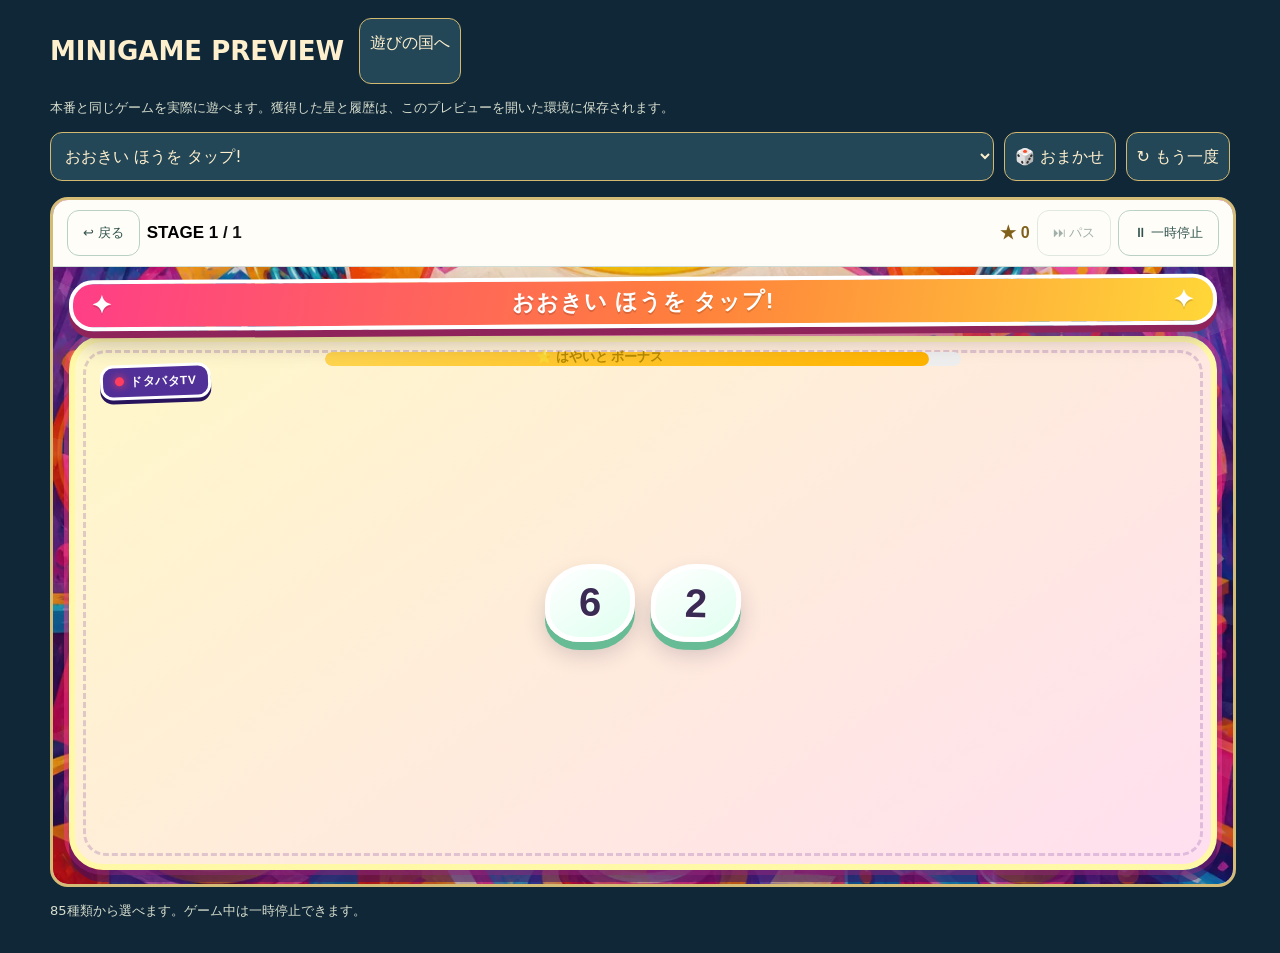
<file: minigame-preview.html>
<!doctype html><html lang="ja"><meta charset="utf-8"><meta name="viewport" content="width=device-width,initial-scale=1"><title>ミニゲーム・プレビュー</title><style>body{margin:0;background:#102738;color:#fff0cd;font:16px/1.7 system-ui,sans-serif}main{max-width:1180px;margin:auto;padding:18px}h1{font-size:26px;margin:5px 0}header{display:flex;align-items:center;gap:15px;flex-wrap:wrap}select,button,a{min-height:44px;padding:10px;border:1px solid #d3b970;border-radius:12px;background:#244758;color:#fff0cd;font:inherit}select{max-width:100%;flex:1}iframe{display:block;width:100%;height:min(76vh,820px);min-height:440px;border:3px solid #d5bc76;border-radius:18px;background:#fff;margin-top:16px}p{font-size:13px;color:#d7decd}a{text-decoration:none;display:inline-block}.nav{display:flex;gap:10px;flex-wrap:wrap}</style><main><header><h1>MINIGAME PREVIEW</h1><a href="index.html">遊びの国へ</a></header><p>本番と同じゲームを実際に遊べます。獲得した星と履歴は、このプレビューを開いた環境に保存されます。</p><div class="nav"><select id="games" aria-label="プレビューするゲーム"><option>ゲームを読み込み中…</option></select><button id="random">🎲 おまかせ</button><button id="again">↻ もう一度</button></div><iframe id="play" title="遊べるミニゲーム" src="index.html?previewGame=rush:0" allow="autoplay"></iframe><p id="info"></p></main><script>var frame=document.getElementById('play'),select=document.getElementById('games'),games=[];function start(key){var target=new URLSearchParams(location.search).get('clockTarget');frame.src='index.html?previewGame='+encodeURIComponent(key)+(target?'&clockTarget='+encodeURIComponent(target):'');}frame.onload=function(){try{games=frame.contentWindow.QUEST.catalogue();var selected=new URL(frame.src).searchParams.get('previewGame');select.innerHTML='';games.forEach(function(game){var o=document.createElement('option');o.value=game.key;o.textContent=game.name;select.appendChild(o);});select.value=selected;document.getElementById('info').textContent=games.length+'種類から選べます。ゲーム中は一時停止できます。';}catch(e){document.getElementById('info').textContent='ブラウザでプレビューを開けない場合は、アプリと同じサーバーまたはGitHub Pagesから開いてください。';}};var initialGame=new URLSearchParams(location.search).get('game');if(initialGame&&/^(rush|brain|adventure|math|stop|find|map):\d+$/.test(initialGame))start(initialGame);select.onchange=function(){start(select.value);};document.getElementById('random').onclick=function(){if(games.length)start(games[Math.floor(Math.random()*games.length)].key);};document.getElementById('again').onclick=function(){start(select.value);};</script></html>
</file>
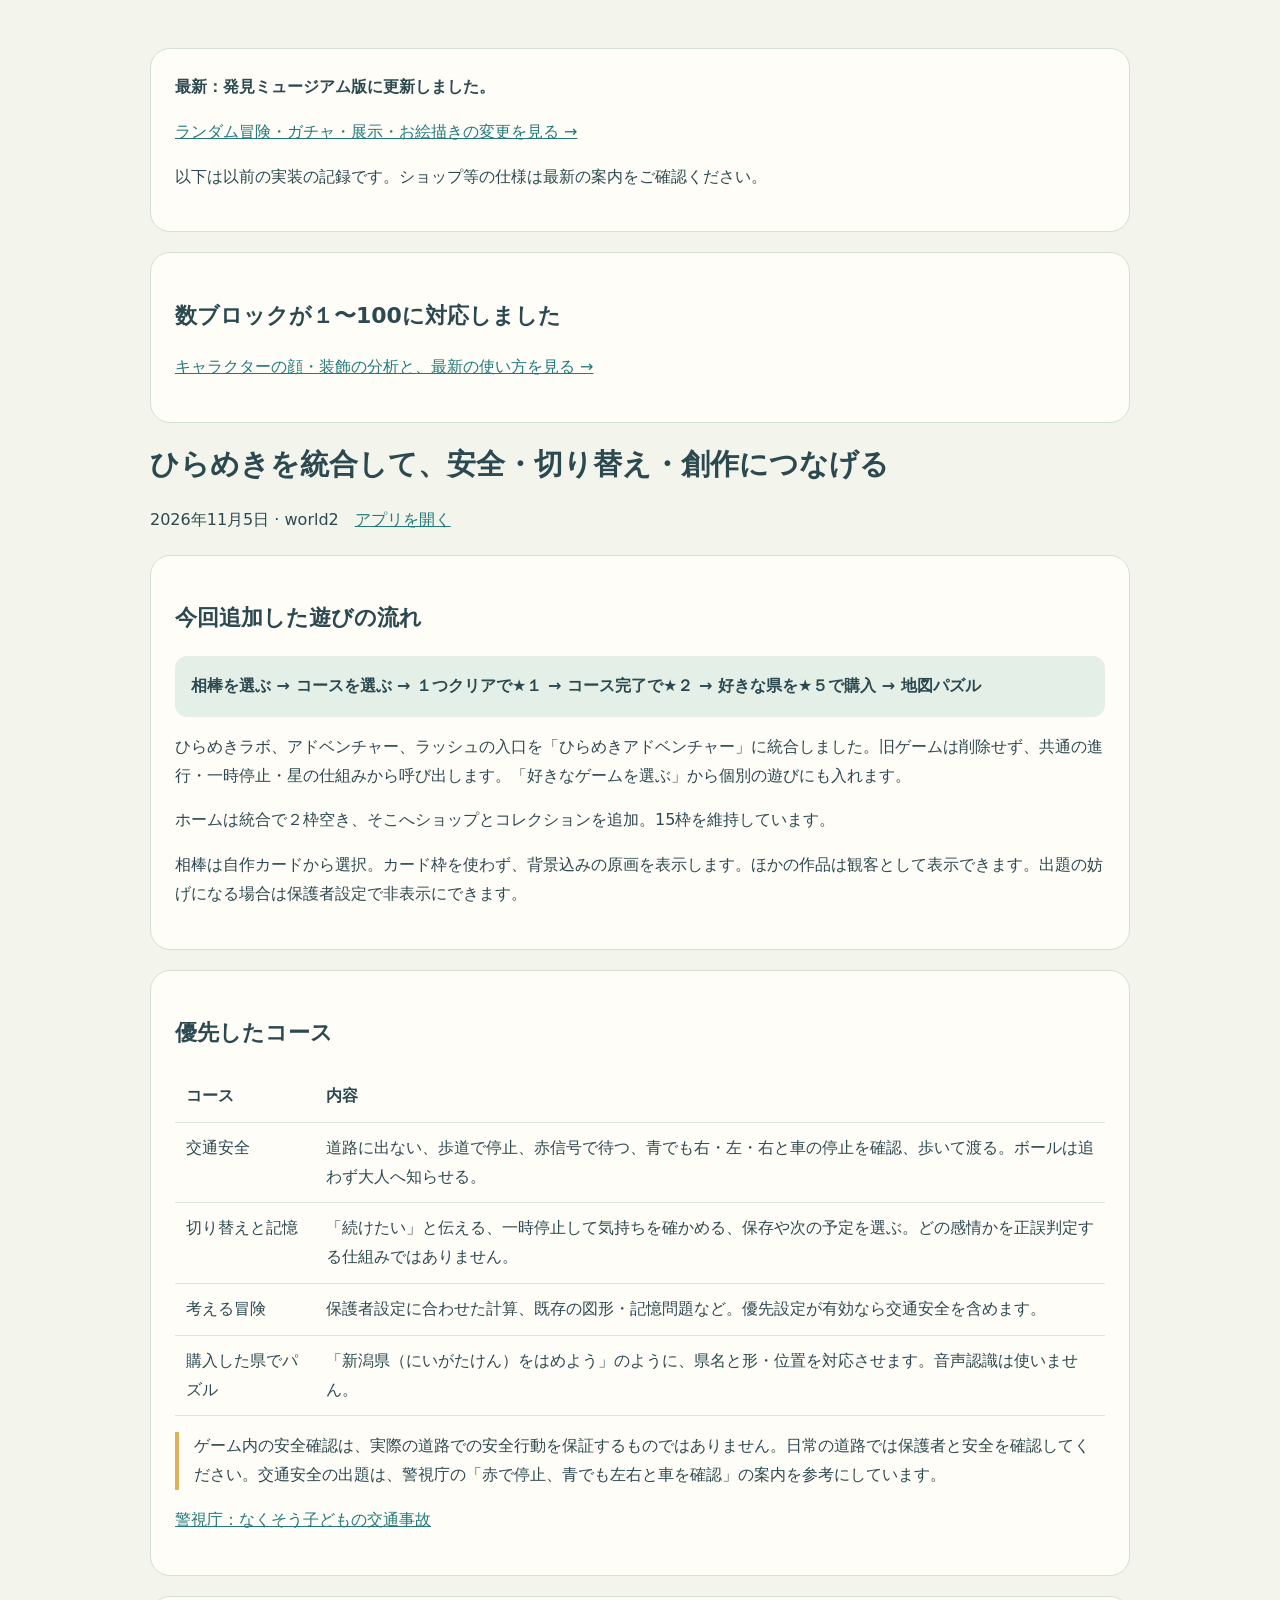
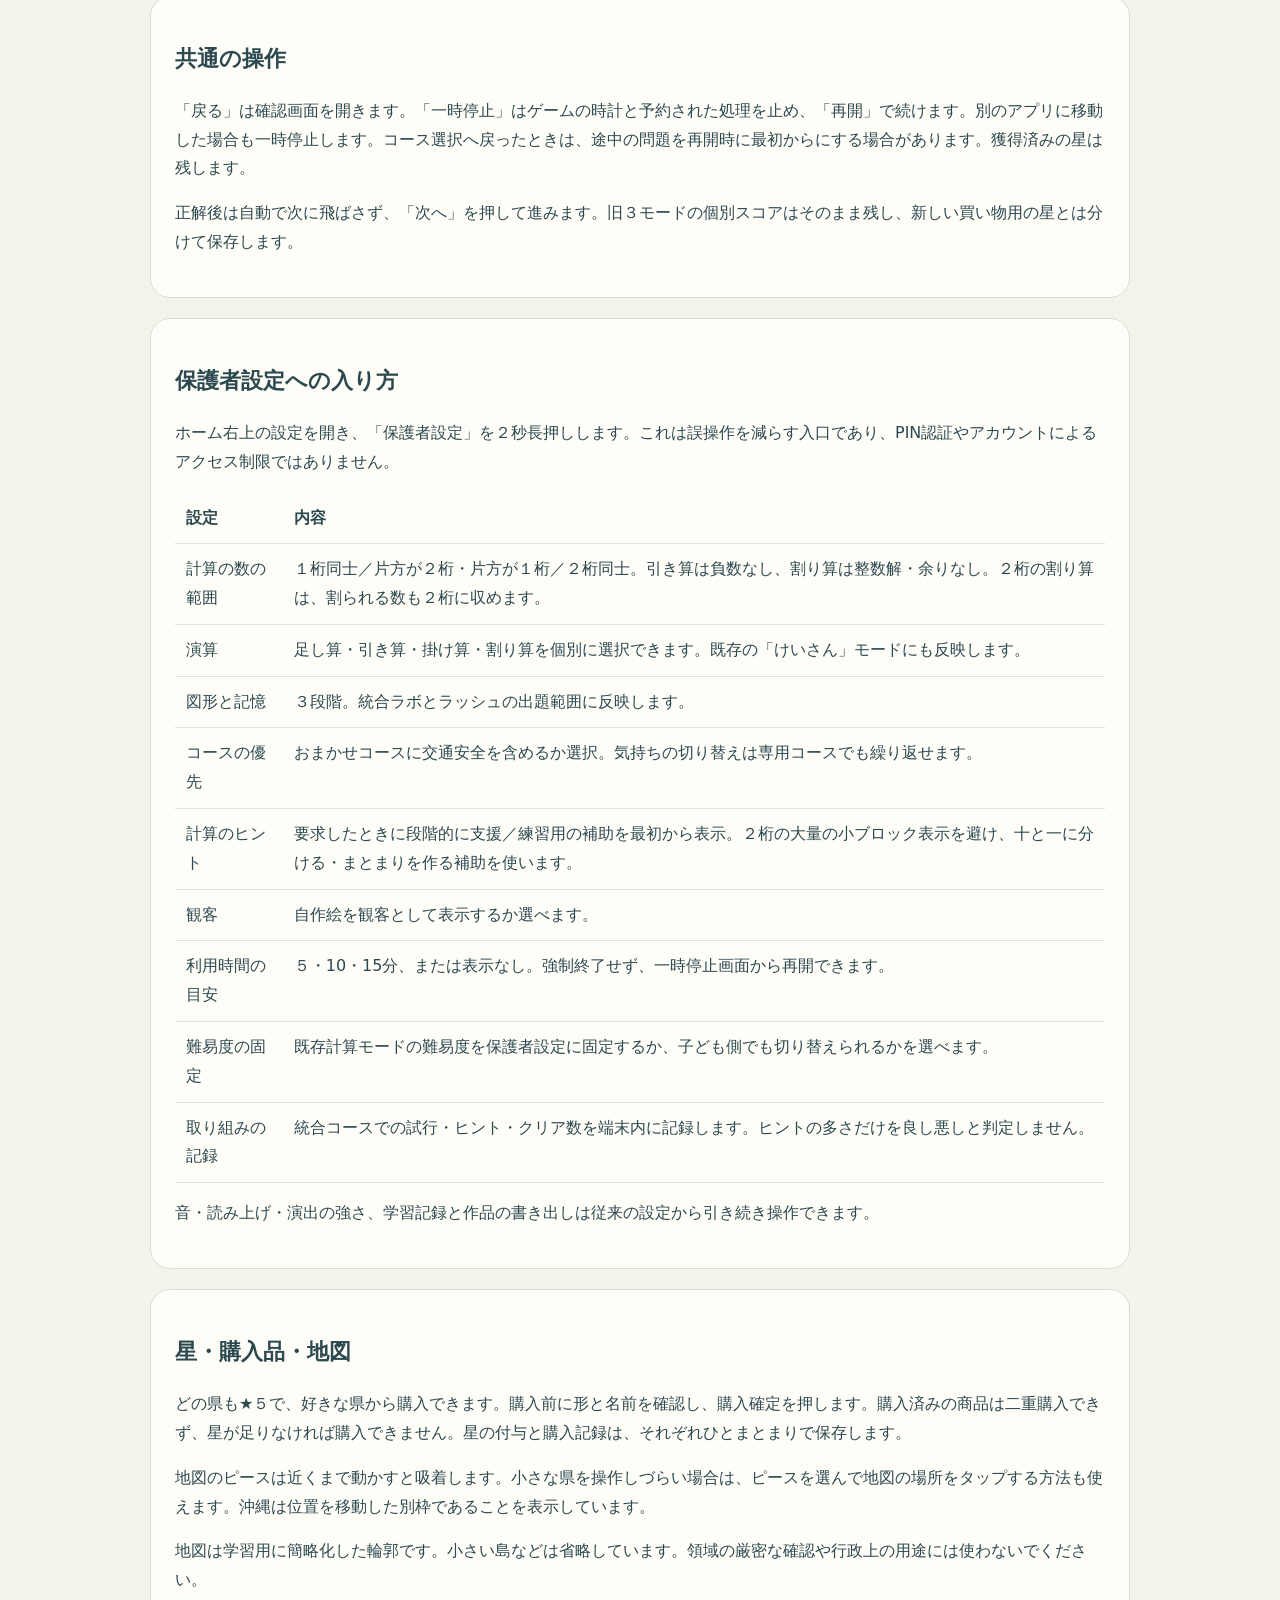
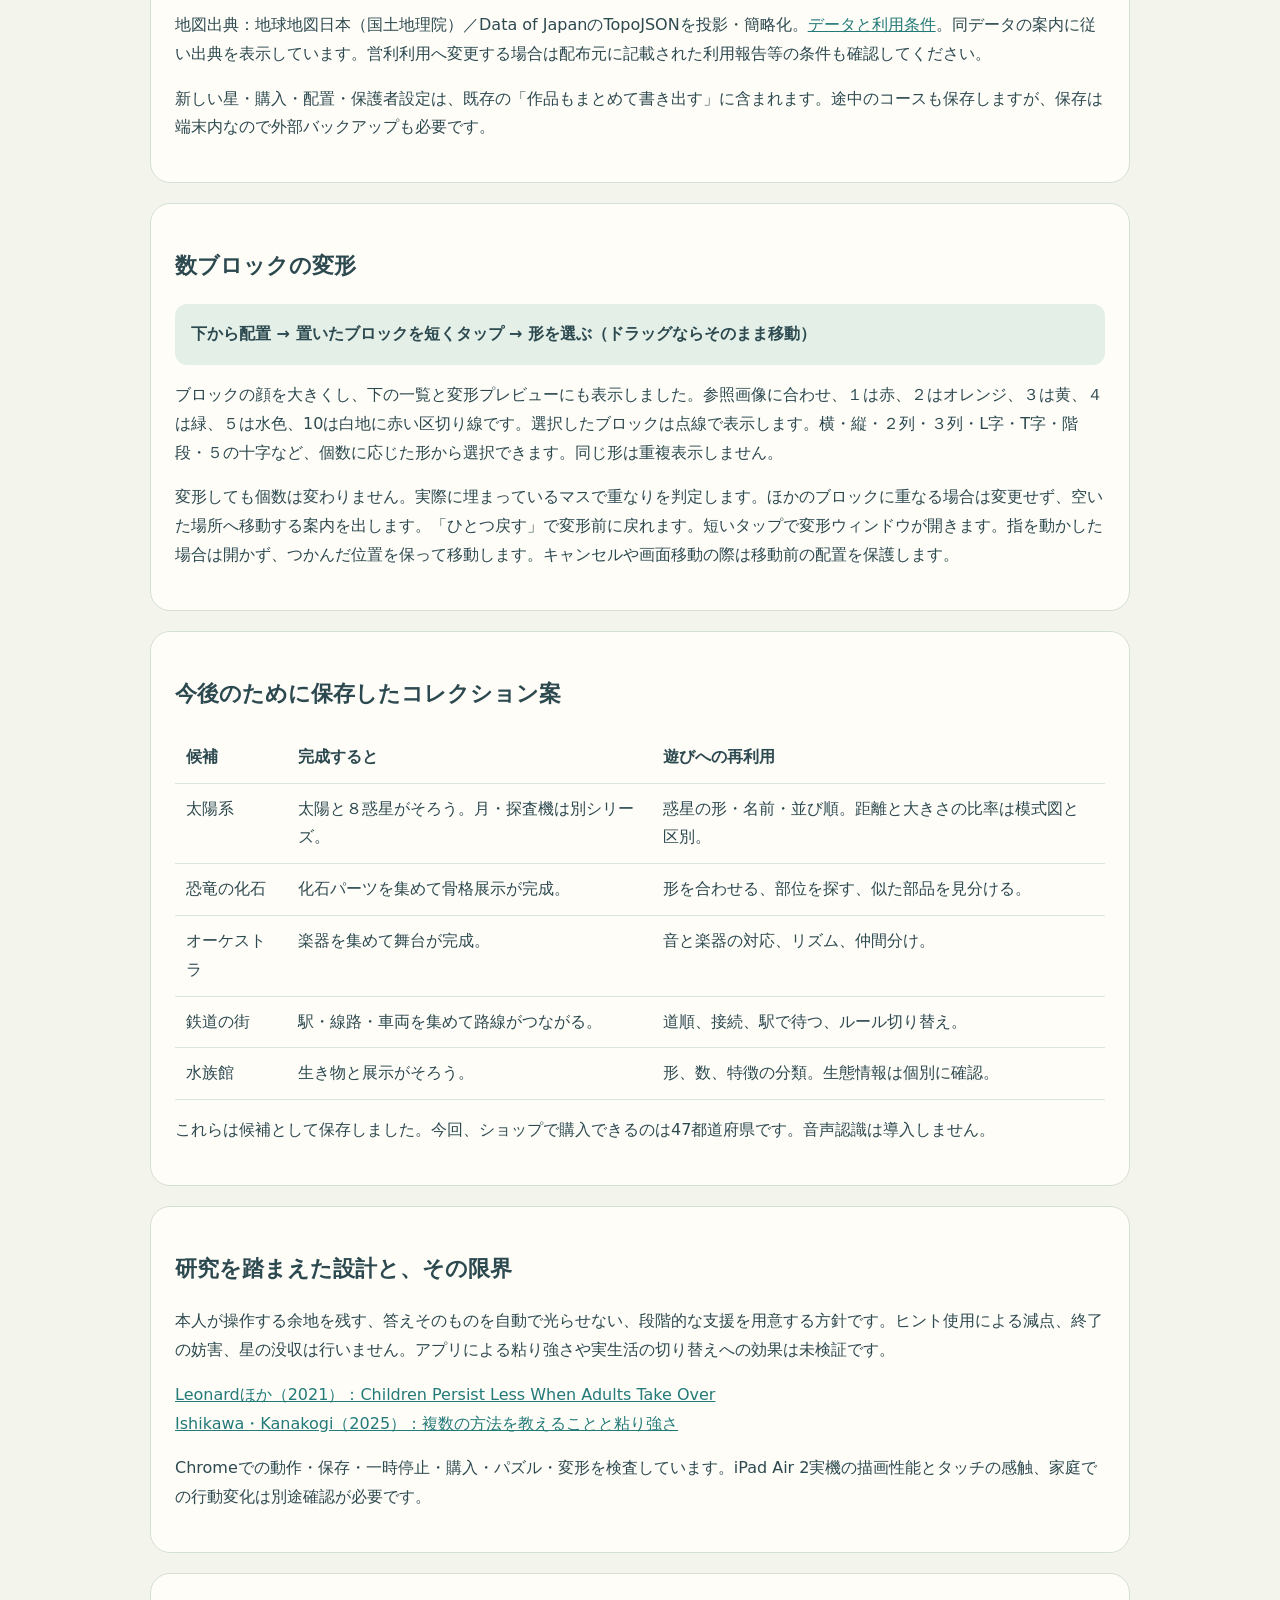
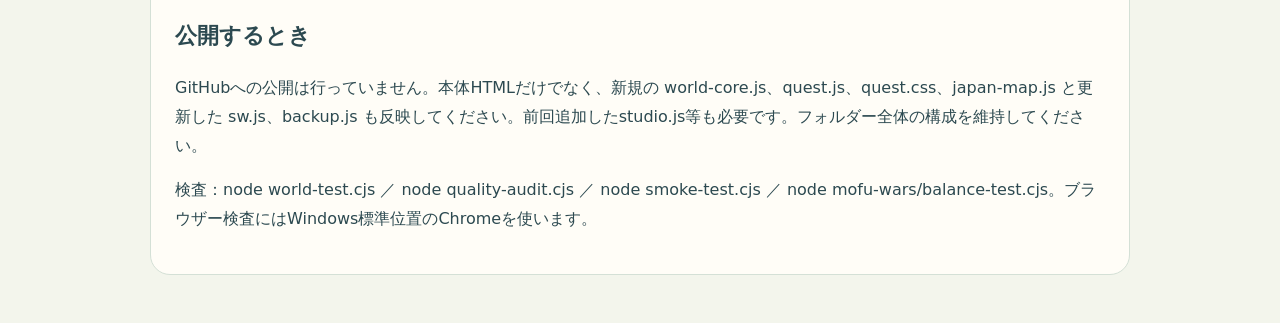
<file: これからの改良.html>
<!doctype html><html lang="ja"><meta charset="utf-8"><meta name="viewport" content="width=device-width,initial-scale=1"><title>統合アドベンチャー・保護者設定・数ブロック</title><style>body{margin:0;background:#f3f5ec;color:#2c4950;font:16px/1.8 system-ui,sans-serif}main{max-width:980px;margin:auto;padding:28px 20px}section{background:#fffdf7;border:1px solid #d4e0d6;border-radius:20px;margin:20px 0;padding:24px}h1{font-size:29px;line-height:1.5}h2{font-size:22px}h3{font-size:18px}table{width:100%;border-collapse:collapse}td,th{padding:11px;border-bottom:1px solid #dbe5db;text-align:left;vertical-align:top}.flow{padding:16px;background:#e4f0e7;border-radius:12px;font-weight:bold}.note{border-left:4px solid #ddb25a;padding-left:15px}a{color:#237a79}code{overflow-wrap:anywhere;font-size:13px}</style><main><section><strong>最新：発見ミュージアム版に更新しました。</strong><p><a href="今回の改良.html">ランダム冒険・ガチャ・展示・お絵描きの変更を見る →</a></p><p>以下は以前の実装の記録です。ショップ等の仕様は最新の案内をご確認ください。</p></section><section><h2>数ブロックが１〜100に対応しました</h2><p><a href="数ブロックの分析と使い方.html">キャラクターの顔・装飾の分析と、最新の使い方を見る →</a></p></section><h1>ひらめきを統合して、安全・切り替え・創作につなげる</h1><p>2026年11月5日 · world2　<a href="index.html">アプリを開く</a></p>
<section><h2>今回追加した遊びの流れ</h2><div class="flow">相棒を選ぶ → コースを選ぶ → １つクリアで★１ → コース完了で★２ → 好きな県を★５で購入 → 地図パズル</div><p>ひらめきラボ、アドベンチャー、ラッシュの入口を「ひらめきアドベンチャー」に統合しました。旧ゲームは削除せず、共通の進行・一時停止・星の仕組みから呼び出します。「好きなゲームを選ぶ」から個別の遊びにも入れます。</p><p>ホームは統合で２枠空き、そこへショップとコレクションを追加。15枠を維持しています。</p><p>相棒は自作カードから選択。カード枠を使わず、背景込みの原画を表示します。ほかの作品は観客として表示できます。出題の妨げになる場合は保護者設定で非表示にできます。</p></section>
<section><h2>優先したコース</h2><table><tr><th>コース</th><th>内容</th></tr><tr><td>交通安全</td><td>道路に出ない、歩道で停止、赤信号で待つ、青でも右・左・右と車の停止を確認、歩いて渡る。ボールは追わず大人へ知らせる。</td></tr><tr><td>切り替えと記憶</td><td>「続けたい」と伝える、一時停止して気持ちを確かめる、保存や次の予定を選ぶ。どの感情かを正誤判定する仕組みではありません。</td></tr><tr><td>考える冒険</td><td>保護者設定に合わせた計算、既存の図形・記憶問題など。優先設定が有効なら交通安全を含めます。</td></tr><tr><td>購入した県でパズル</td><td>「新潟県（にいがたけん）をはめよう」のように、県名と形・位置を対応させます。音声認識は使いません。</td></tr></table><p class="note">ゲーム内の安全確認は、実際の道路での安全行動を保証するものではありません。日常の道路では保護者と安全を確認してください。交通安全の出題は、警視庁の「赤で停止、青でも左右と車を確認」の案内を参考にしています。</p><p><a href="https://www.keishicho.metro.tokyo.lg.jp/kotsu/jikoboshi/kids/kodomo01.html">警視庁：なくそう子どもの交通事故</a></p></section>
<section><h2>共通の操作</h2><p>「戻る」は確認画面を開きます。「一時停止」はゲームの時計と予約された処理を止め、「再開」で続けます。別のアプリに移動した場合も一時停止します。コース選択へ戻ったときは、途中の問題を再開時に最初からにする場合があります。獲得済みの星は残します。</p><p>正解後は自動で次に飛ばさず、「次へ」を押して進みます。旧３モードの個別スコアはそのまま残し、新しい買い物用の星とは分けて保存します。</p></section>
<section><h2>保護者設定への入り方</h2><p>ホーム右上の設定を開き、「保護者設定」を２秒長押しします。これは誤操作を減らす入口であり、PIN認証やアカウントによるアクセス制限ではありません。</p><table><tr><th>設定</th><th>内容</th></tr><tr><td>計算の数の範囲</td><td>１桁同士／片方が２桁・片方が１桁／２桁同士。引き算は負数なし、割り算は整数解・余りなし。２桁の割り算は、割られる数も２桁に収めます。</td></tr><tr><td>演算</td><td>足し算・引き算・掛け算・割り算を個別に選択できます。既存の「けいさん」モードにも反映します。</td></tr><tr><td>図形と記憶</td><td>３段階。統合ラボとラッシュの出題範囲に反映します。</td></tr><tr><td>コースの優先</td><td>おまかせコースに交通安全を含めるか選択。気持ちの切り替えは専用コースでも繰り返せます。</td></tr><tr><td>計算のヒント</td><td>要求したときに段階的に支援／練習用の補助を最初から表示。２桁の大量の小ブロック表示を避け、十と一に分ける・まとまりを作る補助を使います。</td></tr><tr><td>観客</td><td>自作絵を観客として表示するか選べます。</td></tr><tr><td>利用時間の目安</td><td>５・10・15分、または表示なし。強制終了せず、一時停止画面から再開できます。</td></tr><tr><td>難易度の固定</td><td>既存計算モードの難易度を保護者設定に固定するか、子ども側でも切り替えられるかを選べます。</td></tr><tr><td>取り組みの記録</td><td>統合コースでの試行・ヒント・クリア数を端末内に記録します。ヒントの多さだけを良し悪しと判定しません。</td></tr></table><p>音・読み上げ・演出の強さ、学習記録と作品の書き出しは従来の設定から引き続き操作できます。</p></section>
<section><h2>星・購入品・地図</h2><p>どの県も★５で、好きな県から購入できます。購入前に形と名前を確認し、購入確定を押します。購入済みの商品は二重購入できず、星が足りなければ購入できません。星の付与と購入記録は、それぞれひとまとまりで保存します。</p><p>地図のピースは近くまで動かすと吸着します。小さな県を操作しづらい場合は、ピースを選んで地図の場所をタップする方法も使えます。沖縄は位置を移動した別枠であることを表示しています。</p><p>地図は学習用に簡略化した輪郭です。小さい島などは省略しています。領域の厳密な確認や行政上の用途には使わないでください。</p><p>地図出典：地球地図日本（国土地理院）／Data of JapanのTopoJSONを投影・簡略化。<a href="https://github.com/dataofjapan/land">データと利用条件</a>。同データの案内に従い出典を表示しています。営利利用へ変更する場合は配布元に記載された利用報告等の条件も確認してください。</p><p>新しい星・購入・配置・保護者設定は、既存の「作品もまとめて書き出す」に含まれます。途中のコースも保存しますが、保存は端末内なので外部バックアップも必要です。</p></section>
<section><h2>数ブロックの変形</h2><div class="flow">下から配置 → 置いたブロックを短くタップ → 形を選ぶ（ドラッグならそのまま移動）</div><p>ブロックの顔を大きくし、下の一覧と変形プレビューにも表示しました。参照画像に合わせ、１は赤、２はオレンジ、３は黄、４は緑、５は水色、10は白地に赤い区切り線です。選択したブロックは点線で表示します。横・縦・２列・３列・L字・T字・階段・５の十字など、個数に応じた形から選択できます。同じ形は重複表示しません。</p><p>変形しても個数は変わりません。実際に埋まっているマスで重なりを判定します。ほかのブロックに重なる場合は変更せず、空いた場所へ移動する案内を出します。「ひとつ戻す」で変形前に戻れます。短いタップで変形ウィンドウが開きます。指を動かした場合は開かず、つかんだ位置を保って移動します。キャンセルや画面移動の際は移動前の配置を保護します。</p></section>
<section><h2>今後のために保存したコレクション案</h2><table><tr><th>候補</th><th>完成すると</th><th>遊びへの再利用</th></tr><tr><td>太陽系</td><td>太陽と８惑星がそろう。月・探査機は別シリーズ。</td><td>惑星の形・名前・並び順。距離と大きさの比率は模式図と区別。</td></tr><tr><td>恐竜の化石</td><td>化石パーツを集めて骨格展示が完成。</td><td>形を合わせる、部位を探す、似た部品を見分ける。</td></tr><tr><td>オーケストラ</td><td>楽器を集めて舞台が完成。</td><td>音と楽器の対応、リズム、仲間分け。</td></tr><tr><td>鉄道の街</td><td>駅・線路・車両を集めて路線がつながる。</td><td>道順、接続、駅で待つ、ルール切り替え。</td></tr><tr><td>水族館</td><td>生き物と展示がそろう。</td><td>形、数、特徴の分類。生態情報は個別に確認。</td></tr></table><p>これらは候補として保存しました。今回、ショップで購入できるのは47都道府県です。音声認識は導入しません。</p></section>
<section><h2>研究を踏まえた設計と、その限界</h2><p>本人が操作する余地を残す、答えそのものを自動で光らせない、段階的な支援を用意する方針です。ヒント使用による減点、終了の妨害、星の没収は行いません。アプリによる粘り強さや実生活の切り替えへの効果は未検証です。</p><p><a href="https://onlinelibrary.wiley.com/doi/10.1111/cdev.13492">Leonardほか（2021）：Children Persist Less When Adults Take Over</a><br><a href="https://pubmed.ncbi.nlm.nih.gov/39787629/">Ishikawa・Kanakogi（2025）：複数の方法を教えることと粘り強さ</a></p><p>Chromeでの動作・保存・一時停止・購入・パズル・変形を検査しています。iPad Air 2実機の描画性能とタッチの感触、家庭での行動変化は別途確認が必要です。</p></section><section><h2>公開するとき</h2><p>GitHubへの公開は行っていません。本体HTMLだけでなく、新規の world-core.js、quest.js、quest.css、japan-map.js と更新した sw.js、backup.js も反映してください。前回追加したstudio.js等も必要です。フォルダー全体の構成を維持してください。</p><p>検査：node world-test.cjs ／ node quality-audit.cjs ／ node smoke-test.cjs ／ node mofu-wars/balance-test.cjs。ブラウザー検査にはWindows標準位置のChromeを使います。</p></section></main></html>
</file>
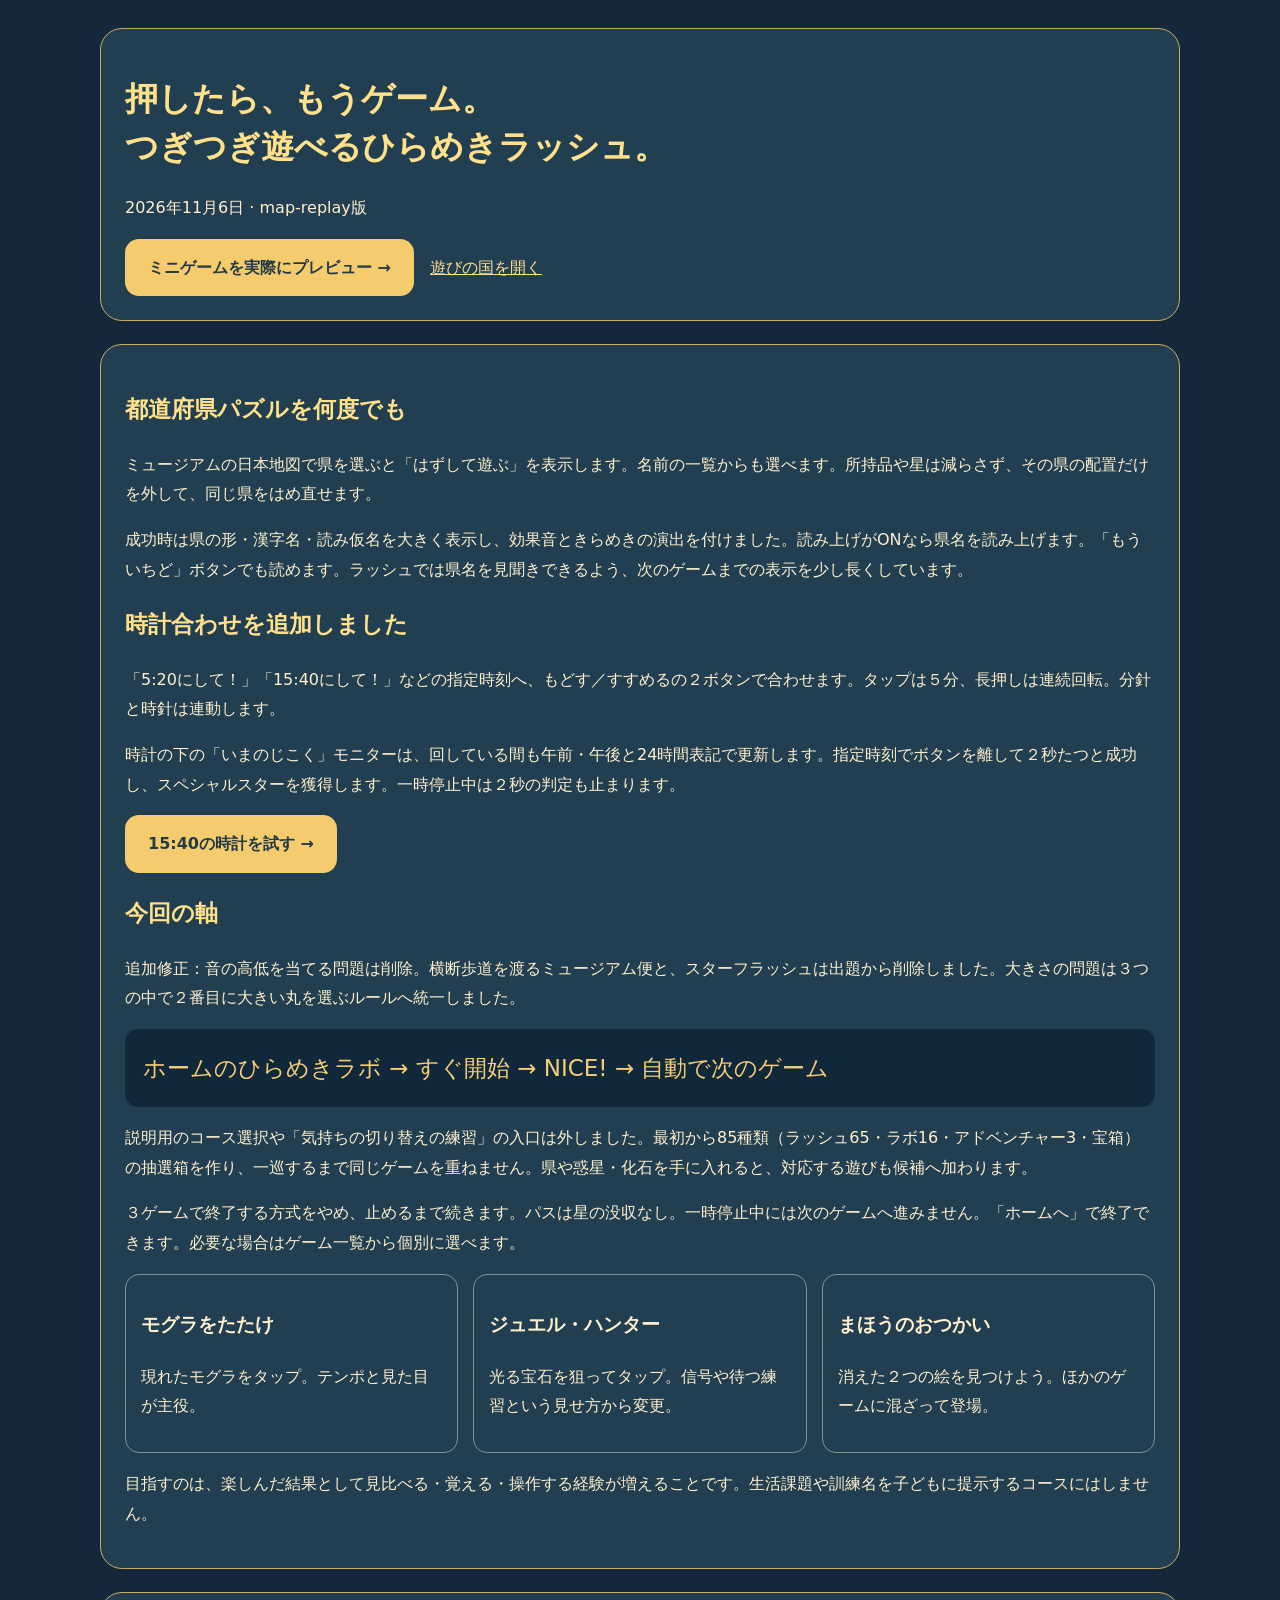
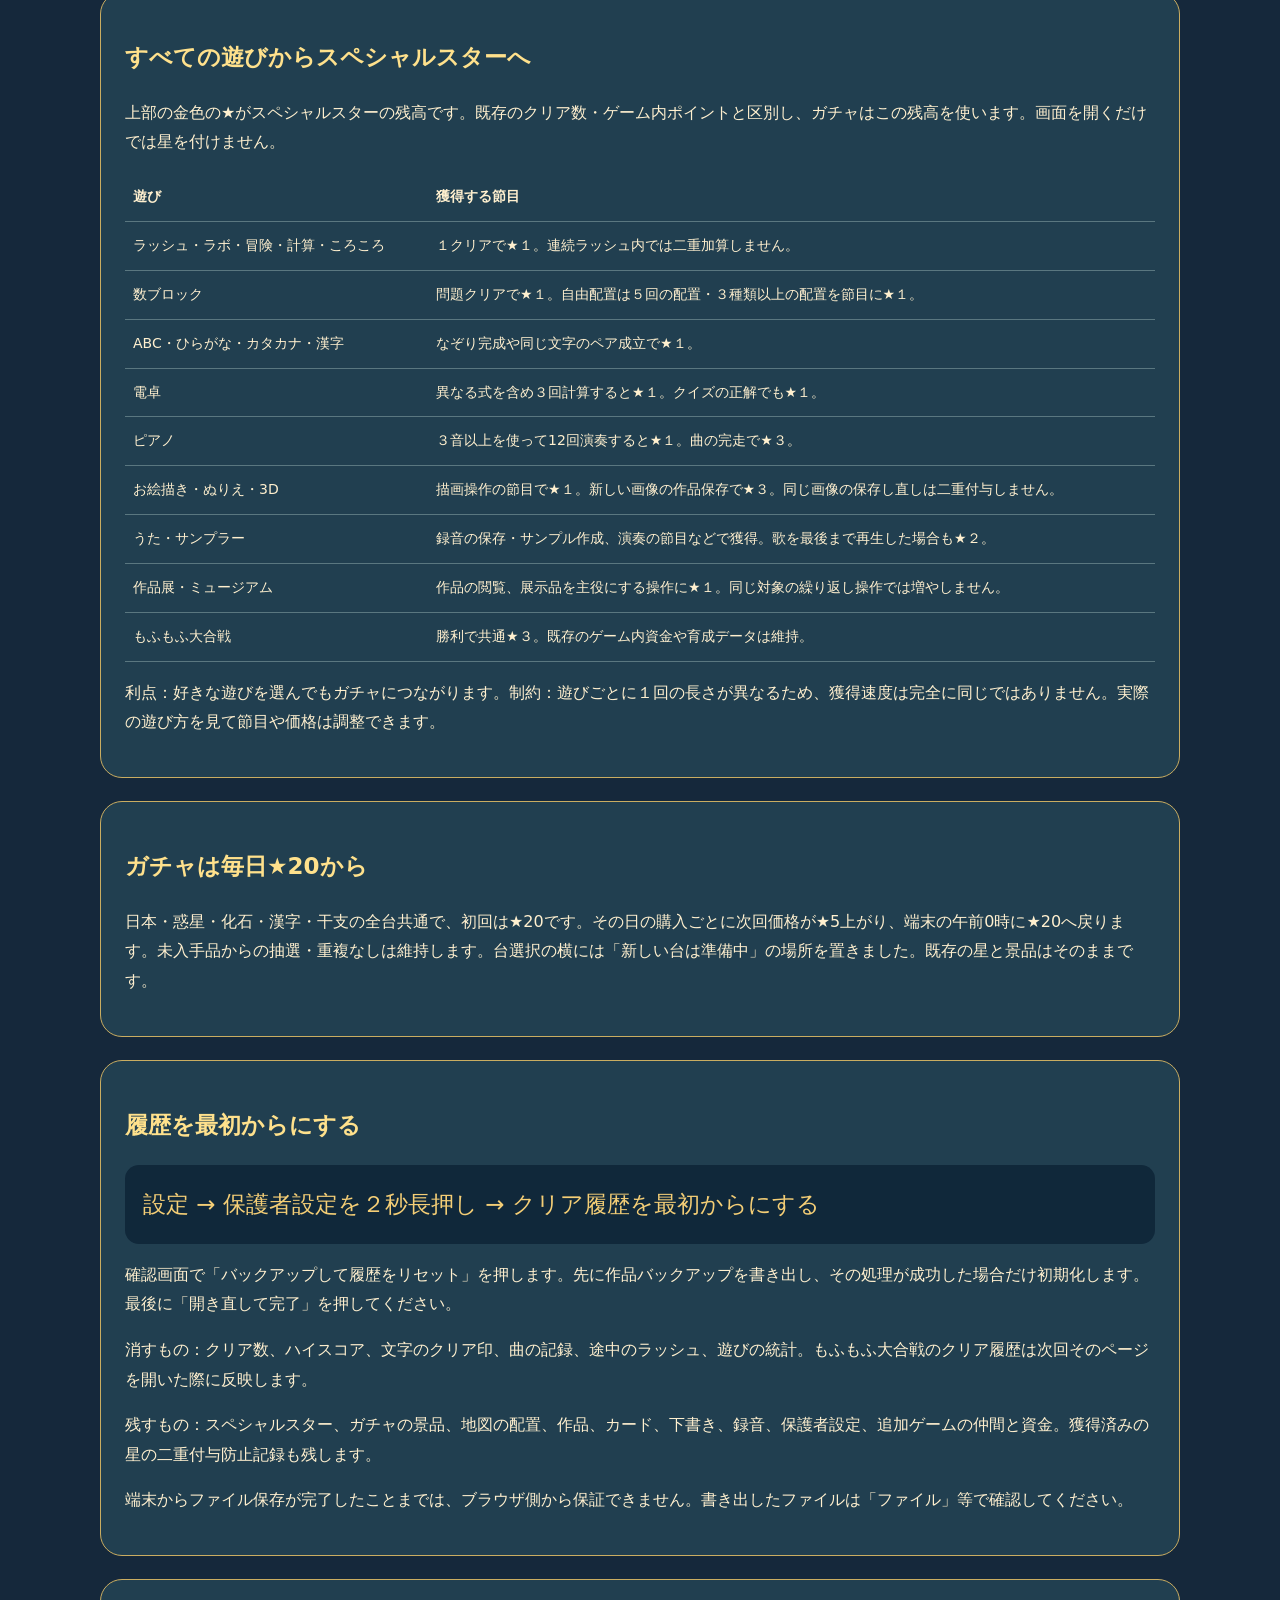
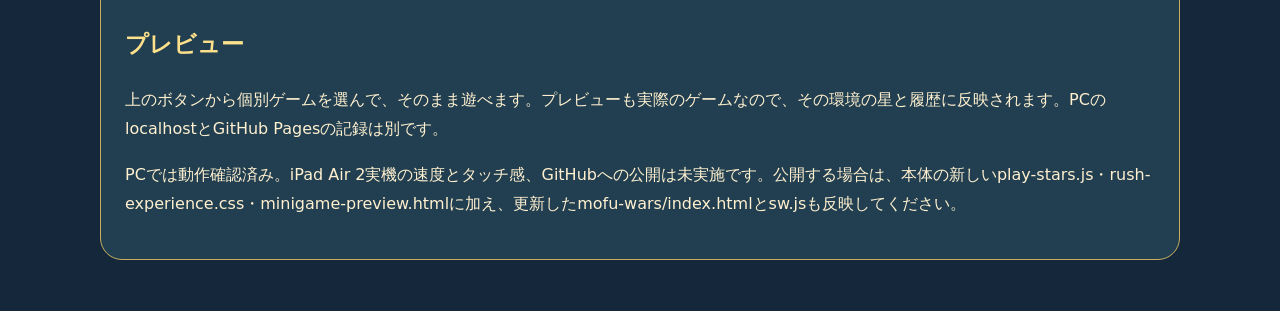
<file: ラッシュと共通の星.html>
<!doctype html><html lang="ja"><meta charset="utf-8"><meta name="viewport" content="width=device-width,initial-scale=1"><title>ランダムラッシュとスペシャルスター</title><style>body{margin:0;background:#15283b;color:#fff0cf;font:16px/1.85 system-ui,sans-serif}main{max-width:1080px;margin:auto;padding:28px 22px}header,section{padding:24px;border:1px solid #caad61;border-radius:22px;background:#213f50;margin-bottom:23px}h1{font-size:33px;line-height:1.45;color:#ffe18c}h2{font-size:23px;color:#ffe18c}a{color:#ffdf91}.play{display:inline-block;padding:14px 23px;background:#f4cc6d;color:#243948;border-radius:14px;text-decoration:none;font-weight:bold}.flow{font-size:23px;color:#f4ce76;padding:18px;background:#10283a;border-radius:14px}table{border-collapse:collapse;width:100%;font-size:14px}th,td{padding:11px 8px;border-bottom:1px solid #5a7780;vertical-align:top;text-align:left}.grid{display:grid;grid-template-columns:repeat(3,minmax(0,1fr));gap:15px}.grid article{padding:15px;border:1px solid #7c9294;border-radius:14px}@media(max-width:700px){.grid{grid-template-columns:1fr}h1{font-size:26px}section{padding:18px}}</style><main><header><h1>押したら、もうゲーム。<br>つぎつぎ遊べるひらめきラッシュ。</h1><p>2026年11月6日 · map-replay版</p><a class="play" href="minigame-preview.html">ミニゲームを実際にプレビュー →</a>　<a href="index.html">遊びの国を開く</a></header><section><h2>都道府県パズルを何度でも</h2><p>ミュージアムの日本地図で県を選ぶと「はずして遊ぶ」を表示します。名前の一覧からも選べます。所持品や星は減らさず、その県の配置だけを外して、同じ県をはめ直せます。</p><p>成功時は県の形・漢字名・読み仮名を大きく表示し、効果音ときらめきの演出を付けました。読み上げがONなら県名を読み上げます。「もういちど」ボタンでも読めます。ラッシュでは県名を見聞きできるよう、次のゲームまでの表示を少し長くしています。</p><h2>時計合わせを追加しました</h2><p>「5:20にして！」「15:40にして！」などの指定時刻へ、もどす／すすめるの２ボタンで合わせます。タップは５分、長押しは連続回転。分針と時針は連動します。</p><p>時計の下の「いまのじこく」モニターは、回している間も午前・午後と24時間表記で更新します。指定時刻でボタンを離して２秒たつと成功し、スペシャルスターを獲得します。一時停止中は２秒の判定も止まります。</p><p><a class="play" href="minigame-preview.html?game=rush:64&amp;clockTarget=15:40">15:40の時計を試す →</a></p><h2>今回の軸</h2><p>追加修正：音の高低を当てる問題は削除。横断歩道を渡るミュージアム便と、スターフラッシュは出題から削除しました。大きさの問題は３つの中で２番目に大きい丸を選ぶルールへ統一しました。</p><div class="flow">ホームのひらめきラボ → すぐ開始 → NICE! → 自動で次のゲーム</div><p>説明用のコース選択や「気持ちの切り替えの練習」の入口は外しました。最初から85種類（ラッシュ65・ラボ16・アドベンチャー3・宝箱）の抽選箱を作り、一巡するまで同じゲームを重ねません。県や惑星・化石を手に入れると、対応する遊びも候補へ加わります。</p><p>３ゲームで終了する方式をやめ、止めるまで続きます。パスは星の没収なし。一時停止中には次のゲームへ進みません。「ホームへ」で終了できます。必要な場合はゲーム一覧から個別に選べます。</p><div class="grid"><article><h3>モグラをたたけ</h3><p>現れたモグラをタップ。テンポと見た目が主役。</p></article><article><h3>ジュエル・ハンター</h3><p>光る宝石を狙ってタップ。信号や待つ練習という見せ方から変更。</p></article><article><h3>まほうのおつかい</h3><p>消えた２つの絵を見つけよう。ほかのゲームに混ざって登場。</p></article></div><p>目指すのは、楽しんだ結果として見比べる・覚える・操作する経験が増えることです。生活課題や訓練名を子どもに提示するコースにはしません。</p></section><section><h2>すべての遊びからスペシャルスターへ</h2><p>上部の金色の★がスペシャルスターの残高です。既存のクリア数・ゲーム内ポイントと区別し、ガチャはこの残高を使います。画面を開くだけでは星を付けません。</p><table><tr><th>遊び</th><th>獲得する節目</th></tr><tr><td>ラッシュ・ラボ・冒険・計算・ころころ</td><td>１クリアで★１。連続ラッシュ内では二重加算しません。</td></tr><tr><td>数ブロック</td><td>問題クリアで★１。自由配置は５回の配置・３種類以上の配置を節目に★１。</td></tr><tr><td>ABC・ひらがな・カタカナ・漢字</td><td>なぞり完成や同じ文字のペア成立で★１。</td></tr><tr><td>電卓</td><td>異なる式を含め３回計算すると★１。クイズの正解でも★１。</td></tr><tr><td>ピアノ</td><td>３音以上を使って12回演奏すると★１。曲の完走で★３。</td></tr><tr><td>お絵描き・ぬりえ・3D</td><td>描画操作の節目で★１。新しい画像の作品保存で★３。同じ画像の保存し直しは二重付与しません。</td></tr><tr><td>うた・サンプラー</td><td>録音の保存・サンプル作成、演奏の節目などで獲得。歌を最後まで再生した場合も★２。</td></tr><tr><td>作品展・ミュージアム</td><td>作品の閲覧、展示品を主役にする操作に★１。同じ対象の繰り返し操作では増やしません。</td></tr><tr><td>もふもふ大合戦</td><td>勝利で共通★３。既存のゲーム内資金や育成データは維持。</td></tr></table><p>利点：好きな遊びを選んでもガチャにつながります。制約：遊びごとに１回の長さが異なるため、獲得速度は完全に同じではありません。実際の遊び方を見て節目や価格は調整できます。</p></section><section><h2>ガチャは毎日★20から</h2><p>日本・惑星・化石・漢字・干支の全台共通で、初回は★20です。その日の購入ごとに次回価格が★5上がり、端末の午前0時に★20へ戻ります。未入手品からの抽選・重複なしは維持します。台選択の横には「新しい台は準備中」の場所を置きました。既存の星と景品はそのままです。</p></section><section><h2>履歴を最初からにする</h2><div class="flow">設定 → 保護者設定を２秒長押し → クリア履歴を最初からにする</div><p>確認画面で「バックアップして履歴をリセット」を押します。先に作品バックアップを書き出し、その処理が成功した場合だけ初期化します。最後に「開き直して完了」を押してください。</p><p>消すもの：クリア数、ハイスコア、文字のクリア印、曲の記録、途中のラッシュ、遊びの統計。もふもふ大合戦のクリア履歴は次回そのページを開いた際に反映します。</p><p>残すもの：スペシャルスター、ガチャの景品、地図の配置、作品、カード、下書き、録音、保護者設定、追加ゲームの仲間と資金。獲得済みの星の二重付与防止記録も残します。</p><p>端末からファイル保存が完了したことまでは、ブラウザ側から保証できません。書き出したファイルは「ファイル」等で確認してください。</p></section><section><h2>プレビュー</h2><p>上のボタンから個別ゲームを選んで、そのまま遊べます。プレビューも実際のゲームなので、その環境の星と履歴に反映されます。PCのlocalhostとGitHub Pagesの記録は別です。</p><p>PCでは動作確認済み。iPad Air 2実機の速度とタッチ感、GitHubへの公開は未実施です。公開する場合は、本体の新しいplay-stars.js・rush-experience.css・minigame-preview.htmlに加え、更新したmofu-wars/index.htmlとsw.jsも反映してください。</p></section></main></html>
</file>
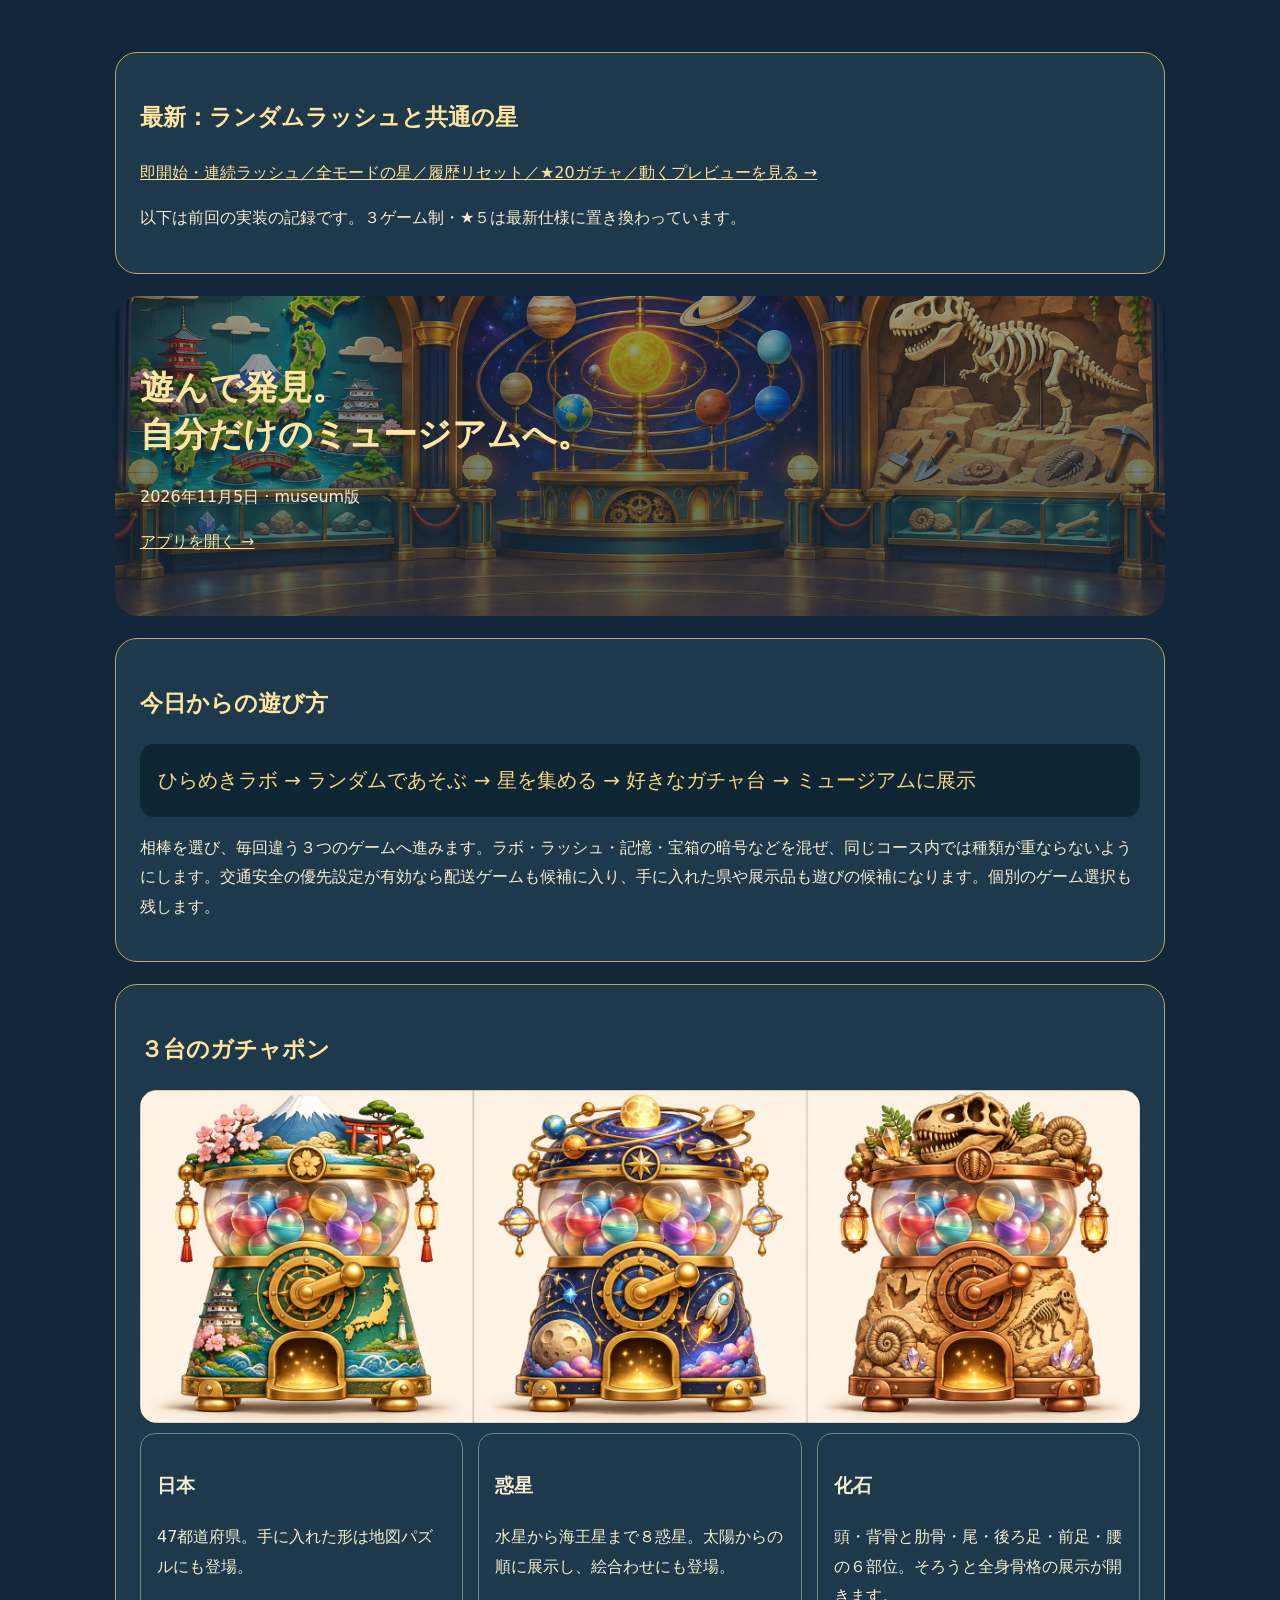
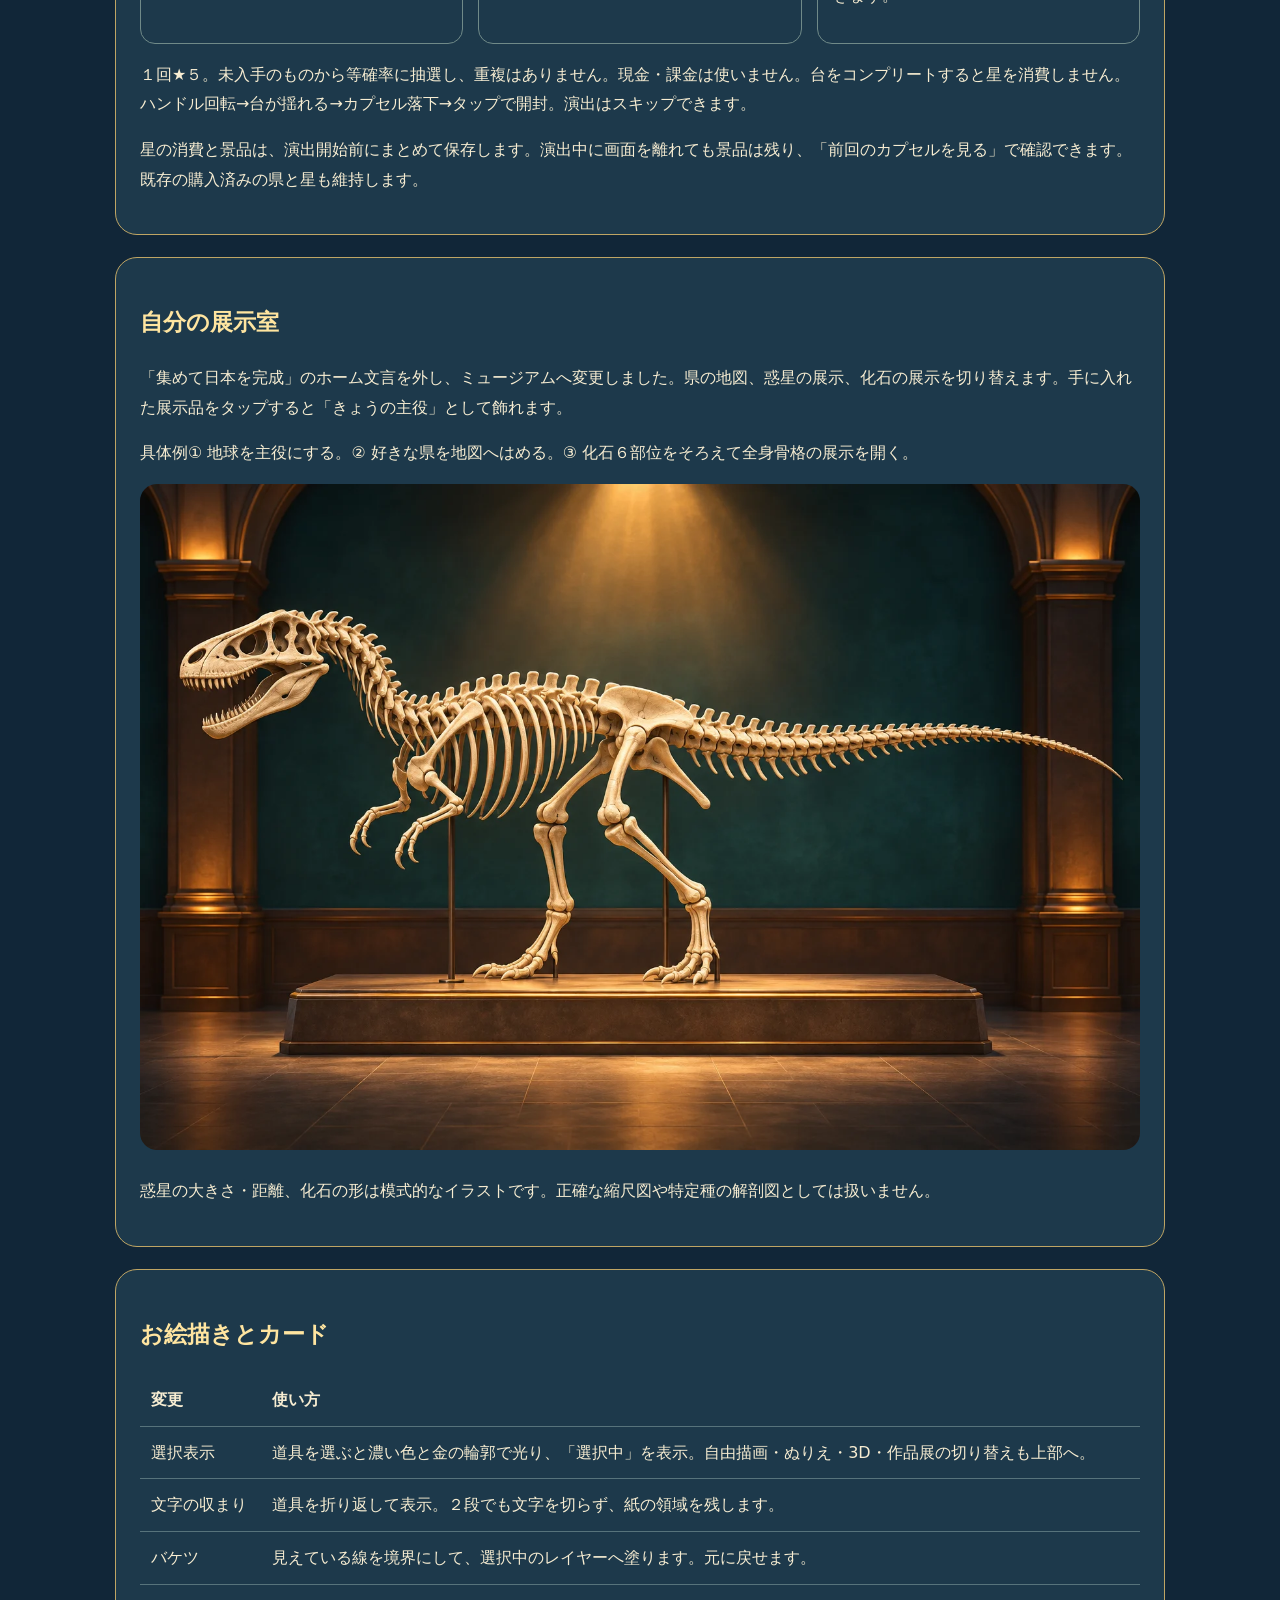
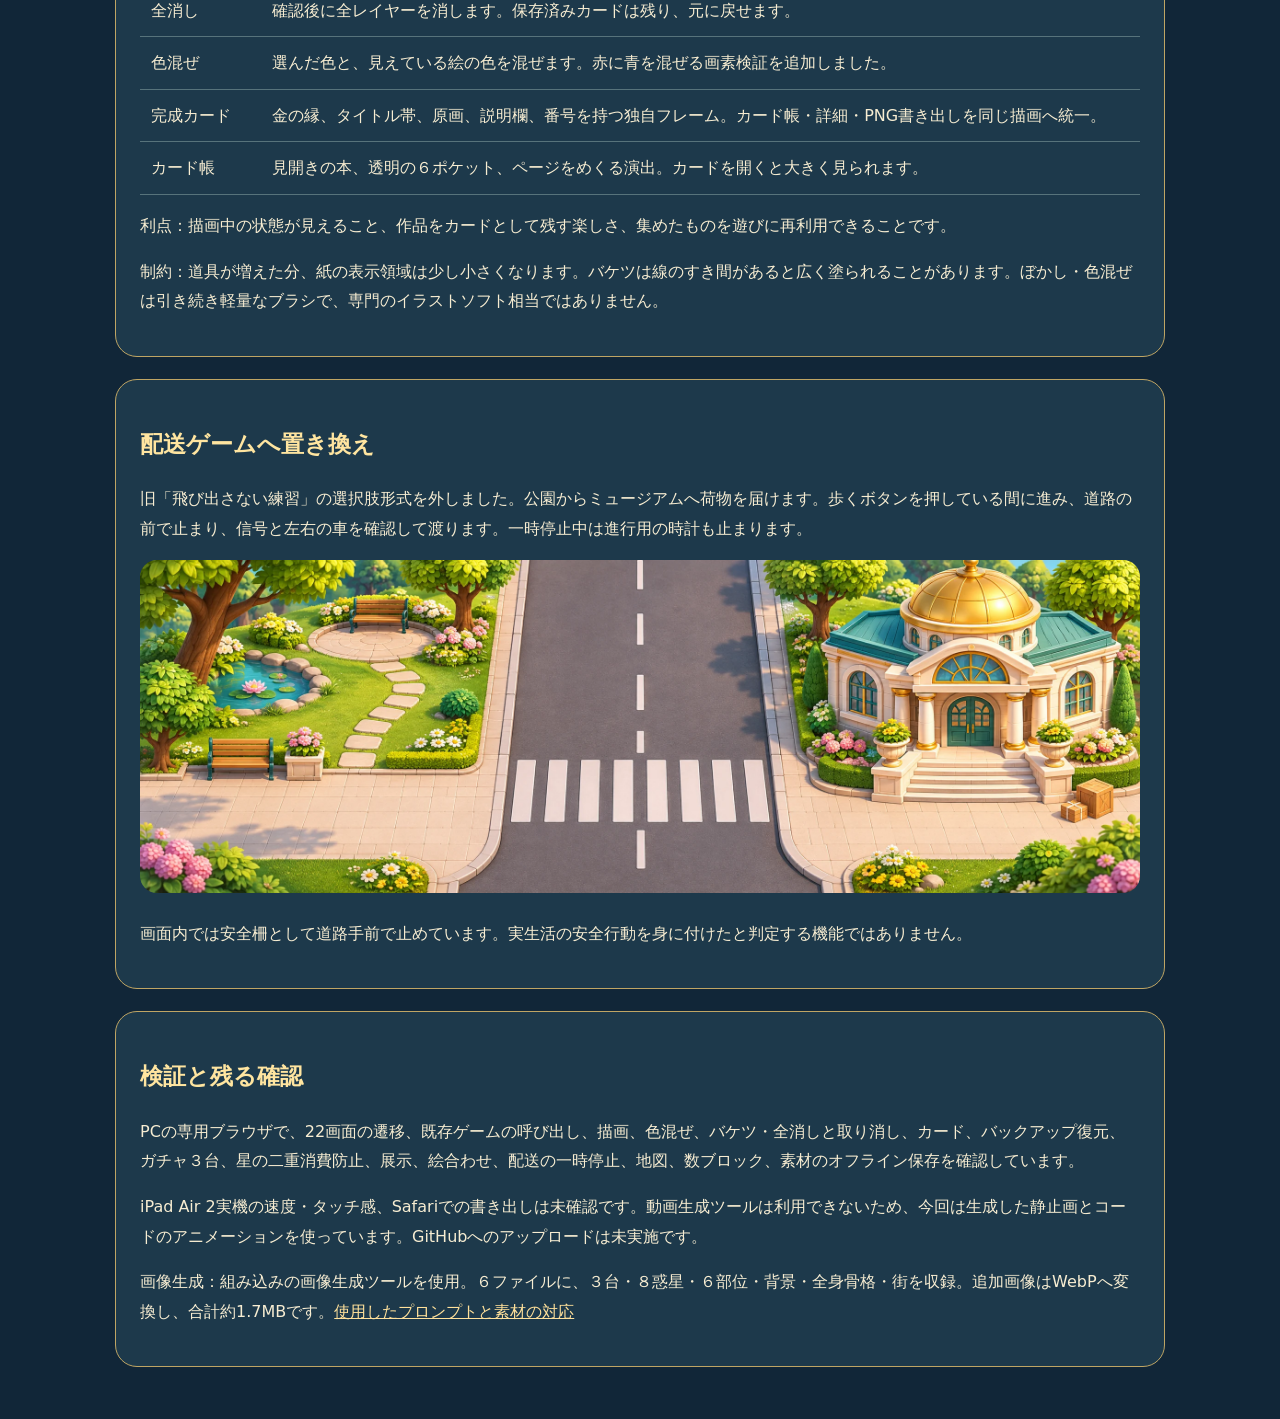
<file: 今回の改良.html>
<!doctype html><html lang="ja"><meta charset="utf-8"><meta name="viewport" content="width=device-width,initial-scale=1"><title>発見ミュージアム版｜今回の改良</title><style>body{margin:0;background:#112638;color:#f7edd2;font:16px/1.85 system-ui,sans-serif}main{max-width:1050px;margin:auto;padding:30px 22px}header{padding:45px 25px;background:linear-gradient(#10263866,#102638bb),url(museum-room.webp) center/cover;border-radius:24px;min-height:230px}h1{font-size:34px;line-height:1.4;color:#ffe5a0}h2{font-size:23px;color:#ffe5a0}section{margin:22px 0;padding:24px;background:#1d394b;border:1px solid #bfa564;border-radius:22px}.flow{padding:18px;background:#0e2534;border-radius:14px;font-size:20px;color:#f7d780}.grid{display:grid;grid-template-columns:repeat(3,minmax(0,1fr));gap:15px}.grid article{padding:16px;border:1px solid #708a88;border-radius:15px}a{color:#ffe19b}img{max-width:100%;border-radius:17px}table{width:100%;border-collapse:collapse}td,th{padding:11px;text-align:left;border-bottom:1px solid #57737b;vertical-align:top}@media(max-width:700px){.grid{grid-template-columns:1fr}h1{font-size:27px}section{padding:18px}}</style><main><section><h2>最新：ランダムラッシュと共通の星</h2><p><a href="ラッシュと共通の星.html">即開始・連続ラッシュ／全モードの星／履歴リセット／★20ガチャ／動くプレビューを見る →</a></p><p>以下は前回の実装の記録です。３ゲーム制・★５は最新仕様に置き換わっています。</p></section><header><h1>遊んで発見。<br>自分だけのミュージアムへ。</h1><p>2026年11月5日 · museum版</p><a href="index.html">アプリを開く →</a></header><section><h2>今日からの遊び方</h2><div class="flow">ひらめきラボ → ランダムであそぶ → 星を集める → 好きなガチャ台 → ミュージアムに展示</div><p>相棒を選び、毎回違う３つのゲームへ進みます。ラボ・ラッシュ・記憶・宝箱の暗号などを混ぜ、同じコース内では種類が重ならないようにします。交通安全の優先設定が有効なら配送ゲームも候補に入り、手に入れた県や展示品も遊びの候補になります。個別のゲーム選択も残します。</p></section><section><h2>３台のガチャポン</h2><img src="museum-machines.webp" alt="日本・惑星・化石の３台のガチャ"><div class="grid"><article><h3>日本</h3><p>47都道府県。手に入れた形は地図パズルにも登場。</p></article><article><h3>惑星</h3><p>水星から海王星まで８惑星。太陽からの順に展示し、絵合わせにも登場。</p></article><article><h3>化石</h3><p>頭・背骨と肋骨・尾・後ろ足・前足・腰の６部位。そろうと全身骨格の展示が開きます。</p></article></div><p>１回★５。未入手のものから等確率に抽選し、重複はありません。現金・課金は使いません。台をコンプリートすると星を消費しません。ハンドル回転→台が揺れる→カプセル落下→タップで開封。演出はスキップできます。</p><p>星の消費と景品は、演出開始前にまとめて保存します。演出中に画面を離れても景品は残り、「前回のカプセルを見る」で確認できます。既存の購入済みの県と星も維持します。</p></section><section><h2>自分の展示室</h2><p>「集めて日本を完成」のホーム文言を外し、ミュージアムへ変更しました。県の地図、惑星の展示、化石の展示を切り替えます。手に入れた展示品をタップすると「きょうの主役」として飾れます。</p><p>具体例① 地球を主役にする。② 好きな県を地図へはめる。③ 化石６部位をそろえて全身骨格の展示を開く。</p><img src="museum-skeleton.webp" alt="化石がそろうと開く全身骨格の展示"><p>惑星の大きさ・距離、化石の形は模式的なイラストです。正確な縮尺図や特定種の解剖図としては扱いません。</p></section><section><h2>お絵描きとカード</h2><table><tr><th>変更</th><th>使い方</th></tr><tr><td>選択表示</td><td>道具を選ぶと濃い色と金の輪郭で光り、「選択中」を表示。自由描画・ぬりえ・3D・作品展の切り替えも上部へ。</td></tr><tr><td>文字の収まり</td><td>道具を折り返して表示。２段でも文字を切らず、紙の領域を残します。</td></tr><tr><td>バケツ</td><td>見えている線を境界にして、選択中のレイヤーへ塗ります。元に戻せます。</td></tr><tr><td>全消し</td><td>確認後に全レイヤーを消します。保存済みカードは残り、元に戻せます。</td></tr><tr><td>色混ぜ</td><td>選んだ色と、見えている絵の色を混ぜます。赤に青を混ぜる画素検証を追加しました。</td></tr><tr><td>完成カード</td><td>金の縁、タイトル帯、原画、説明欄、番号を持つ独自フレーム。カード帳・詳細・PNG書き出しを同じ描画へ統一。</td></tr><tr><td>カード帳</td><td>見開きの本、透明の６ポケット、ページをめくる演出。カードを開くと大きく見られます。</td></tr></table><p>利点：描画中の状態が見えること、作品をカードとして残す楽しさ、集めたものを遊びに再利用できることです。</p><p>制約：道具が増えた分、紙の表示領域は少し小さくなります。バケツは線のすき間があると広く塗られることがあります。ぼかし・色混ぜは引き続き軽量なブラシで、専門のイラストソフト相当ではありません。</p></section><section><h2>配送ゲームへ置き換え</h2><p>旧「飛び出さない練習」の選択肢形式を外しました。公園からミュージアムへ荷物を届けます。歩くボタンを押している間に進み、道路の前で止まり、信号と左右の車を確認して渡ります。一時停止中は進行用の時計も止まります。</p><img src="museum-delivery.webp" alt="配送ゲームの公園とミュージアムの背景"><p>画面内では安全柵として道路手前で止めています。実生活の安全行動を身に付けたと判定する機能ではありません。</p></section><section><h2>検証と残る確認</h2><p>PCの専用ブラウザで、22画面の遷移、既存ゲームの呼び出し、描画、色混ぜ、バケツ・全消しと取り消し、カード、バックアップ復元、ガチャ３台、星の二重消費防止、展示、絵合わせ、配送の一時停止、地図、数ブロック、素材のオフライン保存を確認しています。</p><p>iPad Air 2実機の速度・タッチ感、Safariでの書き出しは未確認です。動画生成ツールは利用できないため、今回は生成した静止画とコードのアニメーションを使っています。GitHubへのアップロードは未実施です。</p><p>画像生成：組み込みの画像生成ツールを使用。６ファイルに、３台・８惑星・６部位・背景・全身骨格・街を収録。追加画像はWebPへ変換し、合計約1.7MBです。<a href="画像生成プロンプト.txt">使用したプロンプトと素材の対応</a></p></section></main></html>
</file>
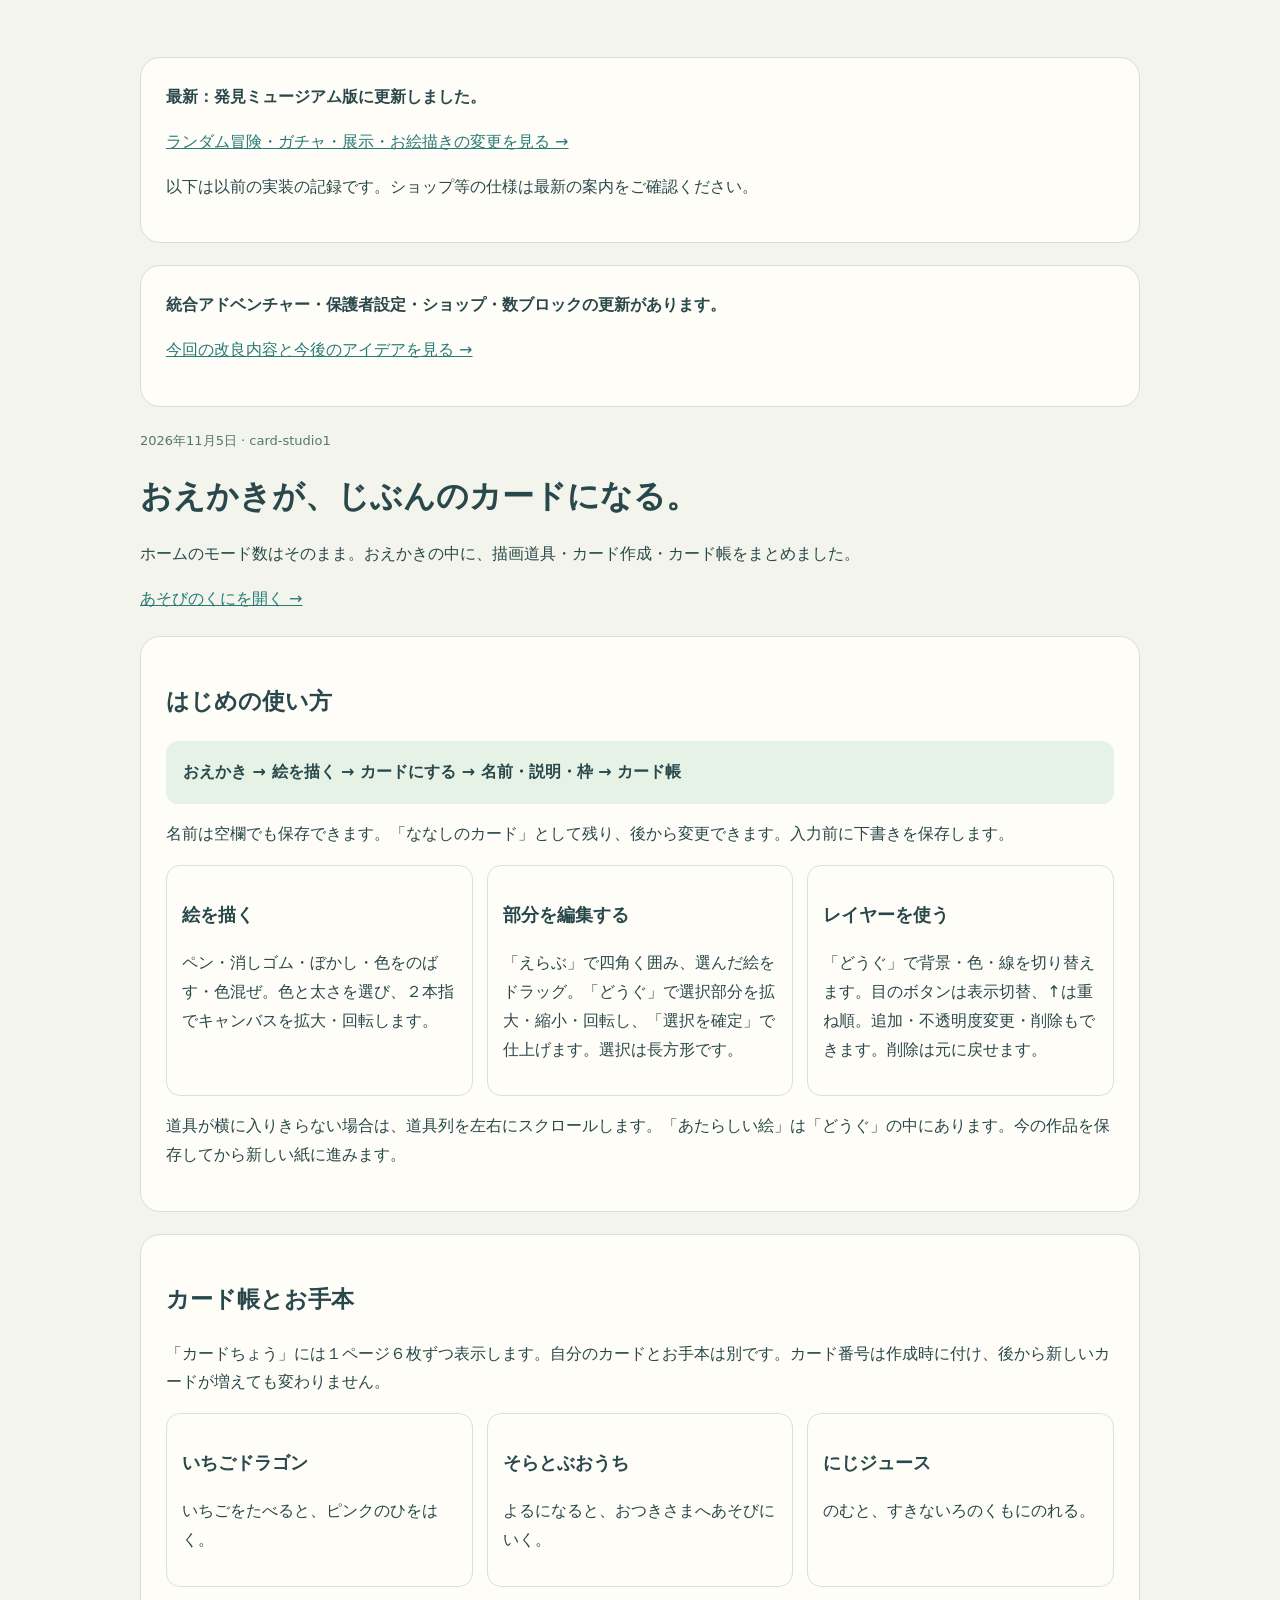
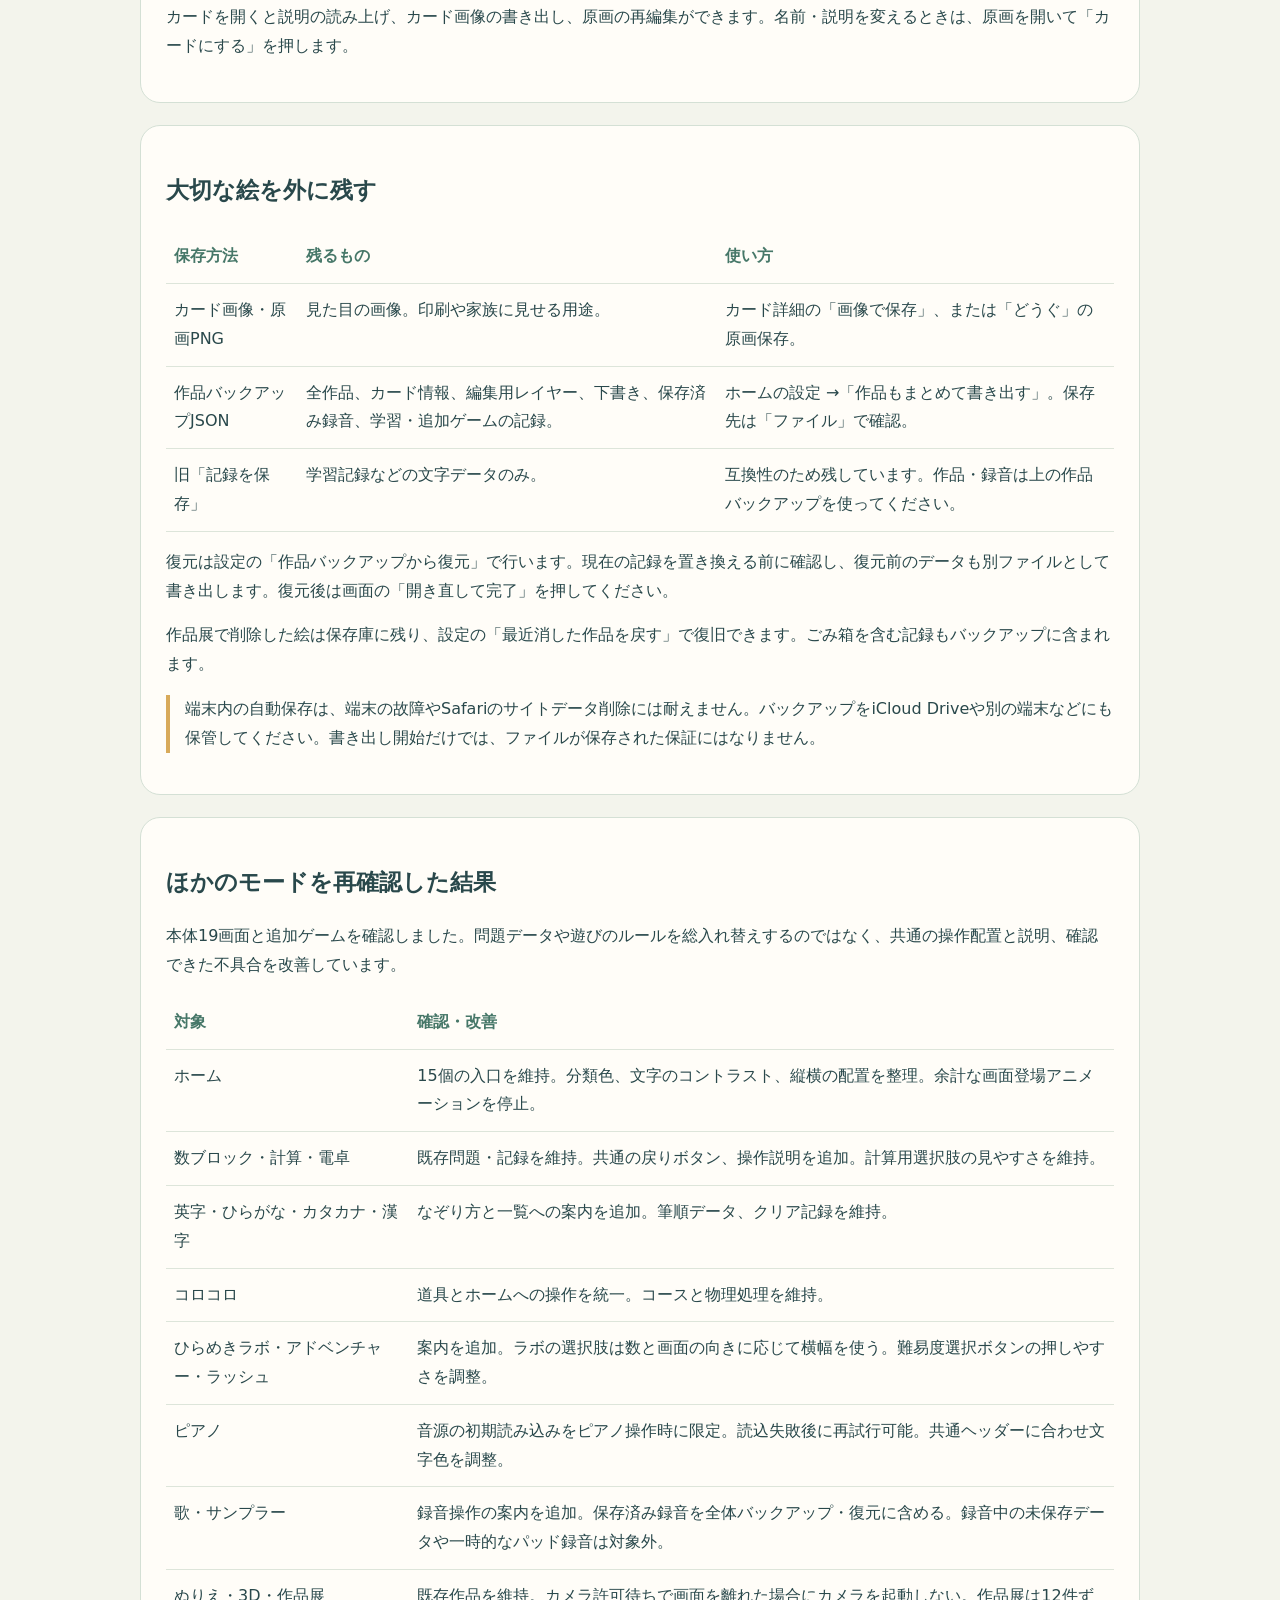
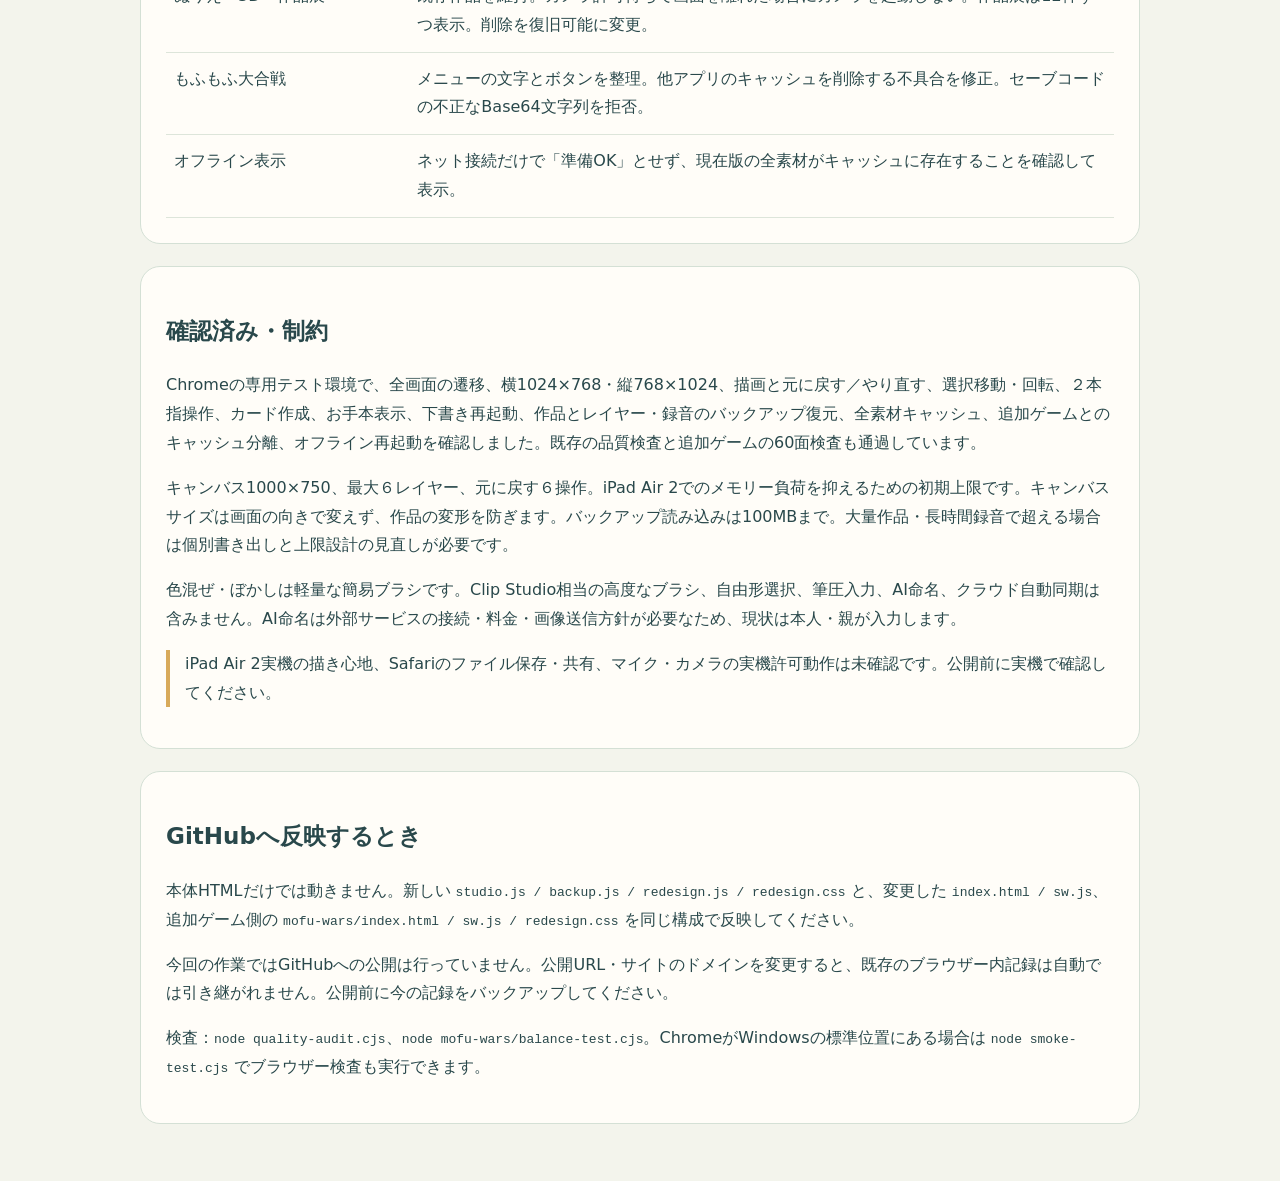
<file: 改良内容.html>
<!doctype html><html lang="ja"><meta charset="utf-8"><meta name="viewport" content="width=device-width,initial-scale=1"><title>あそびのくに｜カード工房の使い方</title>
<style>body{margin:0;background:#f3f4ec;color:#29484b;font:16px/1.8 system-ui,sans-serif}main{max-width:1000px;margin:auto;padding:35px 22px}h1{font-size:32px;line-height:1.4}h2{font-size:23px}h3{font-size:18px}section{margin:22px 0;padding:25px;background:#fffdf8;border:1px solid #d4e0d5;border-radius:20px}.tag{font-size:13px;color:#54786c}.flow{padding:17px;background:#e7f2e7;border-radius:12px;font-weight:bold}.grid{display:grid;grid-template-columns:repeat(auto-fit,minmax(235px,1fr));gap:14px}.grid article{border:1px solid #d5e2d9;border-radius:14px;padding:15px}table{width:100%;border-collapse:collapse}td,th{padding:12px 8px;border-bottom:1px solid #dde5da;text-align:left;vertical-align:top}th{color:#467768}code{font-size:13px;overflow-wrap:anywhere}a{color:#267a77}li{margin:8px 0}.note{border-left:4px solid #d8aa5a;padding-left:15px}button{font:inherit}</style>
<main><section><strong>最新：発見ミュージアム版に更新しました。</strong><p><a href="今回の改良.html">ランダム冒険・ガチャ・展示・お絵描きの変更を見る →</a></p><p>以下は以前の実装の記録です。ショップ等の仕様は最新の案内をご確認ください。</p></section><section><strong>統合アドベンチャー・保護者設定・ショップ・数ブロックの更新があります。</strong><p><a href="これからの改良.html">今回の改良内容と今後のアイデアを見る →</a></p></section><div class="tag">2026年11月5日 · card-studio1</div><h1>おえかきが、じぶんのカードになる。</h1><p>ホームのモード数はそのまま。おえかきの中に、描画道具・カード作成・カード帳をまとめました。</p><p><a href="index.html">あそびのくにを開く →</a></p>
<section><h2>はじめの使い方</h2><div class="flow">おえかき → 絵を描く → カードにする → 名前・説明・枠 → カード帳</div><p>名前は空欄でも保存できます。「ななしのカード」として残り、後から変更できます。入力前に下書きを保存します。</p><div class="grid"><article><h3>絵を描く</h3><p>ペン・消しゴム・ぼかし・色をのばす・色混ぜ。色と太さを選び、２本指でキャンバスを拡大・回転します。</p></article><article><h3>部分を編集する</h3><p>「えらぶ」で四角く囲み、選んだ絵をドラッグ。「どうぐ」で選択部分を拡大・縮小・回転し、「選択を確定」で仕上げます。選択は長方形です。</p></article><article><h3>レイヤーを使う</h3><p>「どうぐ」で背景・色・線を切り替えます。目のボタンは表示切替、↑は重ね順。追加・不透明度変更・削除もできます。削除は元に戻せます。</p></article></div><p>道具が横に入りきらない場合は、道具列を左右にスクロールします。「あたらしい絵」は「どうぐ」の中にあります。今の作品を保存してから新しい紙に進みます。</p></section>
<section><h2>カード帳とお手本</h2><p>「カードちょう」には１ページ６枚ずつ表示します。自分のカードとお手本は別です。カード番号は作成時に付け、後から新しいカードが増えても変わりません。</p><div class="grid"><article><h3>いちごドラゴン</h3><p>いちごをたべると、ピンクのひをはく。</p></article><article><h3>そらとぶおうち</h3><p>よるになると、おつきさまへあそびにいく。</p></article><article><h3>にじジュース</h3><p>のむと、すきないろのくもにのれる。</p></article></div><p>カードを開くと説明の読み上げ、カード画像の書き出し、原画の再編集ができます。名前・説明を変えるときは、原画を開いて「カードにする」を押します。</p></section>
<section><h2>大切な絵を外に残す</h2><table><tr><th>保存方法</th><th>残るもの</th><th>使い方</th></tr><tr><td>カード画像・原画PNG</td><td>見た目の画像。印刷や家族に見せる用途。</td><td>カード詳細の「画像で保存」、または「どうぐ」の原画保存。</td></tr><tr><td>作品バックアップJSON</td><td>全作品、カード情報、編集用レイヤー、下書き、保存済み録音、学習・追加ゲームの記録。</td><td>ホームの設定 →「作品もまとめて書き出す」。保存先は「ファイル」で確認。</td></tr><tr><td>旧「記録を保存」</td><td>学習記録などの文字データのみ。</td><td>互換性のため残しています。作品・録音は上の作品バックアップを使ってください。</td></tr></table><p>復元は設定の「作品バックアップから復元」で行います。現在の記録を置き換える前に確認し、復元前のデータも別ファイルとして書き出します。復元後は画面の「開き直して完了」を押してください。</p><p>作品展で削除した絵は保存庫に残り、設定の「最近消した作品を戻す」で復旧できます。ごみ箱を含む記録もバックアップに含まれます。</p><p class="note">端末内の自動保存は、端末の故障やSafariのサイトデータ削除には耐えません。バックアップをiCloud Driveや別の端末などにも保管してください。書き出し開始だけでは、ファイルが保存された保証にはなりません。</p></section>
<section><h2>ほかのモードを再確認した結果</h2><p>本体19画面と追加ゲームを確認しました。問題データや遊びのルールを総入れ替えするのではなく、共通の操作配置と説明、確認できた不具合を改善しています。</p><table><tr><th>対象</th><th>確認・改善</th></tr><tr><td>ホーム</td><td>15個の入口を維持。分類色、文字のコントラスト、縦横の配置を整理。余計な画面登場アニメーションを停止。</td></tr><tr><td>数ブロック・計算・電卓</td><td>既存問題・記録を維持。共通の戻りボタン、操作説明を追加。計算用選択肢の見やすさを維持。</td></tr><tr><td>英字・ひらがな・カタカナ・漢字</td><td>なぞり方と一覧への案内を追加。筆順データ、クリア記録を維持。</td></tr><tr><td>コロコロ</td><td>道具とホームへの操作を統一。コースと物理処理を維持。</td></tr><tr><td>ひらめきラボ・アドベンチャー・ラッシュ</td><td>案内を追加。ラボの選択肢は数と画面の向きに応じて横幅を使う。難易度選択ボタンの押しやすさを調整。</td></tr><tr><td>ピアノ</td><td>音源の初期読み込みをピアノ操作時に限定。読込失敗後に再試行可能。共通ヘッダーに合わせ文字色を調整。</td></tr><tr><td>歌・サンプラー</td><td>録音操作の案内を追加。保存済み録音を全体バックアップ・復元に含める。録音中の未保存データや一時的なパッド録音は対象外。</td></tr><tr><td>ぬりえ・3D・作品展</td><td>既存作品を維持。カメラ許可待ちで画面を離れた場合にカメラを起動しない。作品展は12件ずつ表示。削除を復旧可能に変更。</td></tr><tr><td>もふもふ大合戦</td><td>メニューの文字とボタンを整理。他アプリのキャッシュを削除する不具合を修正。セーブコードの不正なBase64文字列を拒否。</td></tr><tr><td>オフライン表示</td><td>ネット接続だけで「準備OK」とせず、現在版の全素材がキャッシュに存在することを確認して表示。</td></tr></table></section>
<section><h2>確認済み・制約</h2><p>Chromeの専用テスト環境で、全画面の遷移、横1024×768・縦768×1024、描画と元に戻す／やり直す、選択移動・回転、２本指操作、カード作成、お手本表示、下書き再起動、作品とレイヤー・録音のバックアップ復元、全素材キャッシュ、追加ゲームとのキャッシュ分離、オフライン再起動を確認しました。既存の品質検査と追加ゲームの60面検査も通過しています。</p><p>キャンバス1000×750、最大６レイヤー、元に戻す６操作。iPad Air 2でのメモリー負荷を抑えるための初期上限です。キャンバスサイズは画面の向きで変えず、作品の変形を防ぎます。バックアップ読み込みは100MBまで。大量作品・長時間録音で超える場合は個別書き出しと上限設計の見直しが必要です。</p><p>色混ぜ・ぼかしは軽量な簡易ブラシです。Clip Studio相当の高度なブラシ、自由形選択、筆圧入力、AI命名、クラウド自動同期は含みません。AI命名は外部サービスの接続・料金・画像送信方針が必要なため、現状は本人・親が入力します。</p><p class="note">iPad Air 2実機の描き心地、Safariのファイル保存・共有、マイク・カメラの実機許可動作は未確認です。公開前に実機で確認してください。</p></section>
<section><h2>GitHubへ反映するとき</h2><p>本体HTMLだけでは動きません。新しい <code>studio.js / backup.js / redesign.js / redesign.css</code> と、変更した <code>index.html / sw.js</code>、追加ゲーム側の <code>mofu-wars/index.html / sw.js / redesign.css</code> を同じ構成で反映してください。</p><p>今回の作業ではGitHubへの公開は行っていません。公開URL・サイトのドメインを変更すると、既存のブラウザー内記録は自動では引き継がれません。公開前に今の記録をバックアップしてください。</p><p>検査：<code>node quality-audit.cjs</code>、<code>node mofu-wars/balance-test.cjs</code>。ChromeがWindowsの標準位置にある場合は <code>node smoke-test.cjs</code> でブラウザー検査も実行できます。</p></section></main></html>
</file>
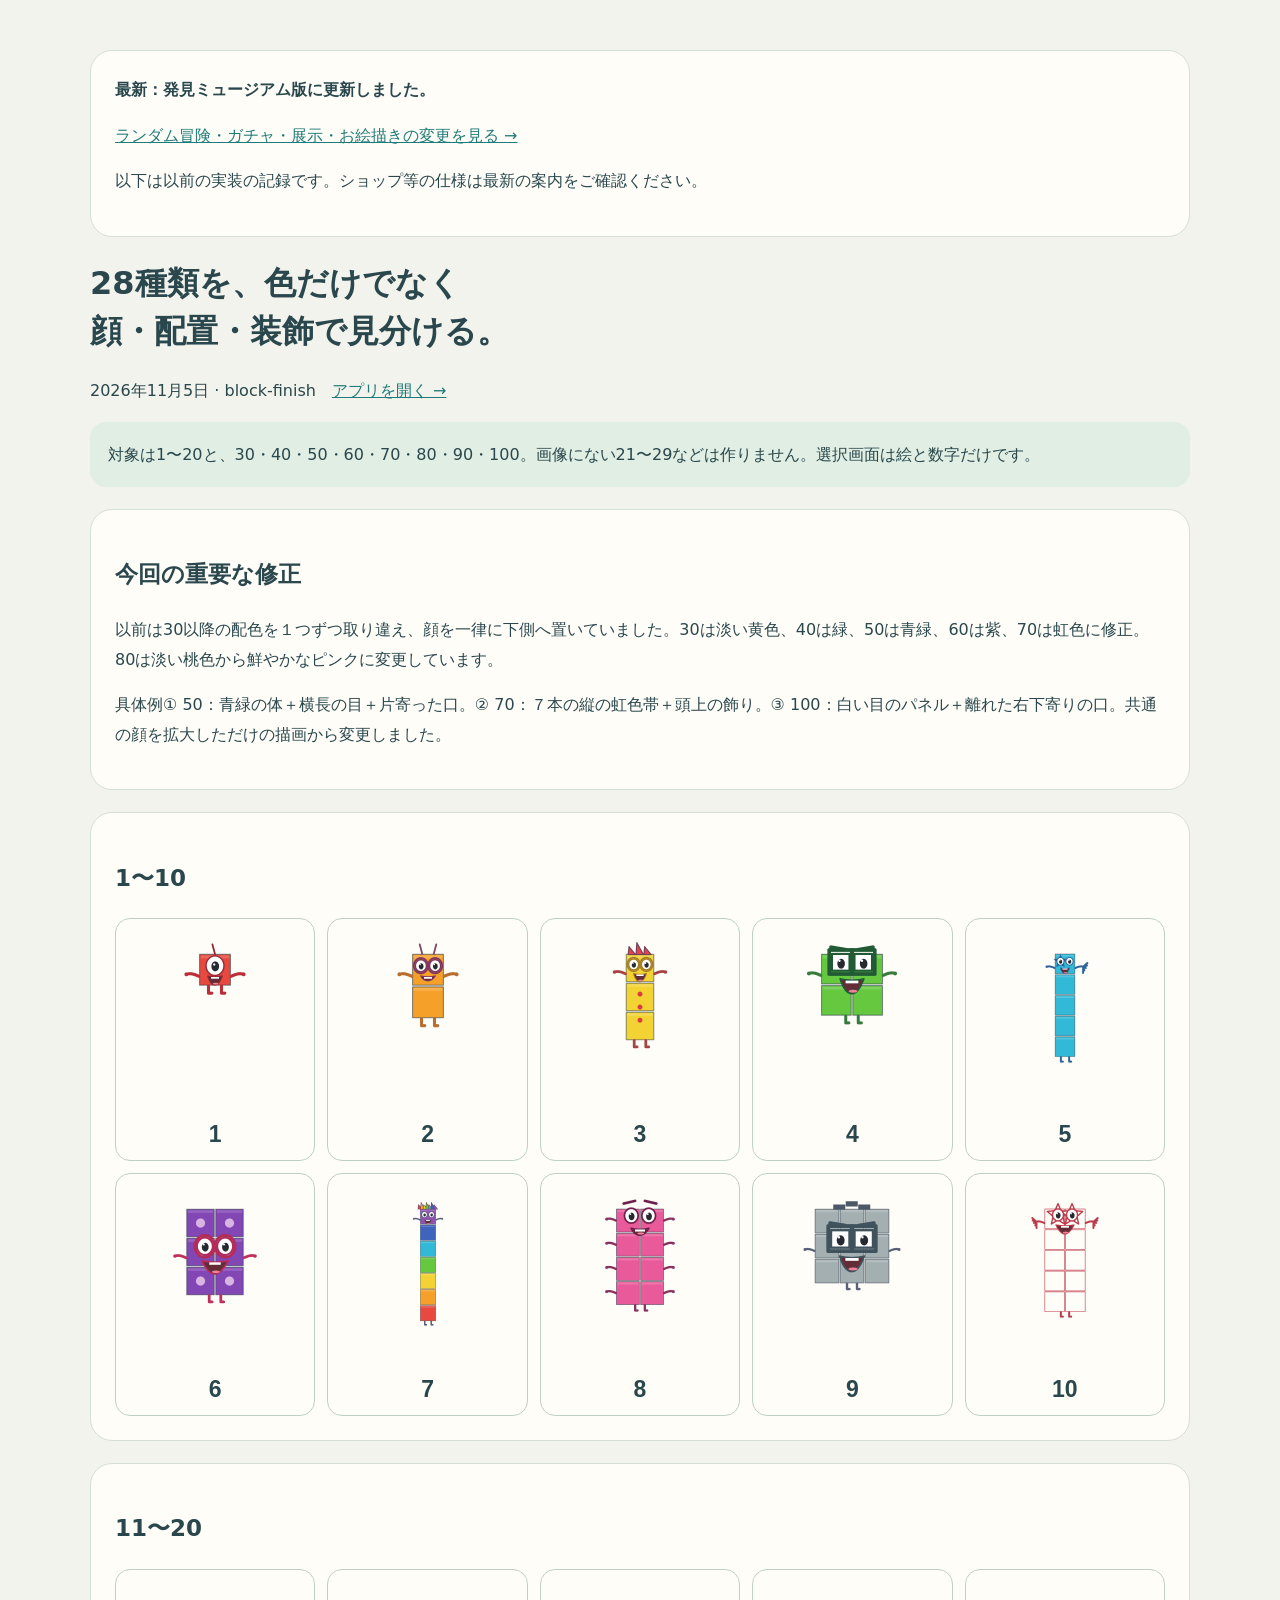
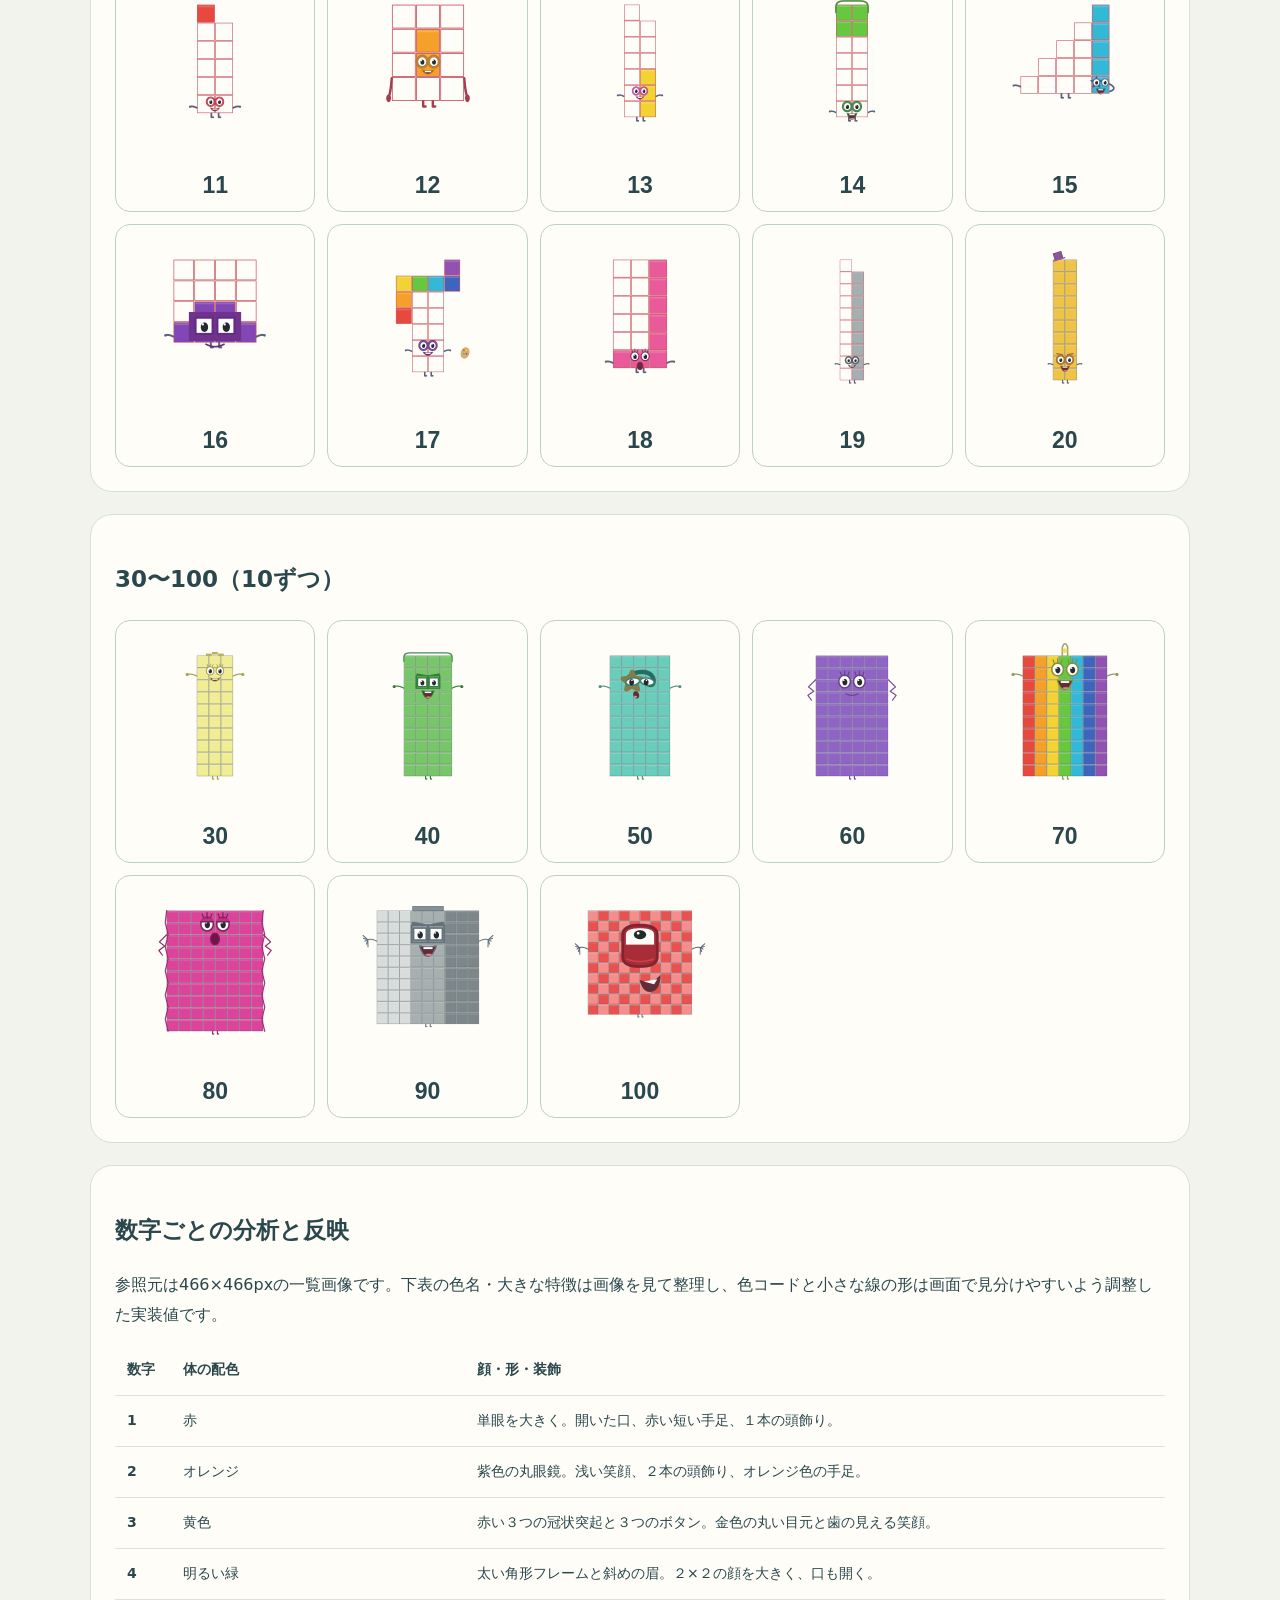
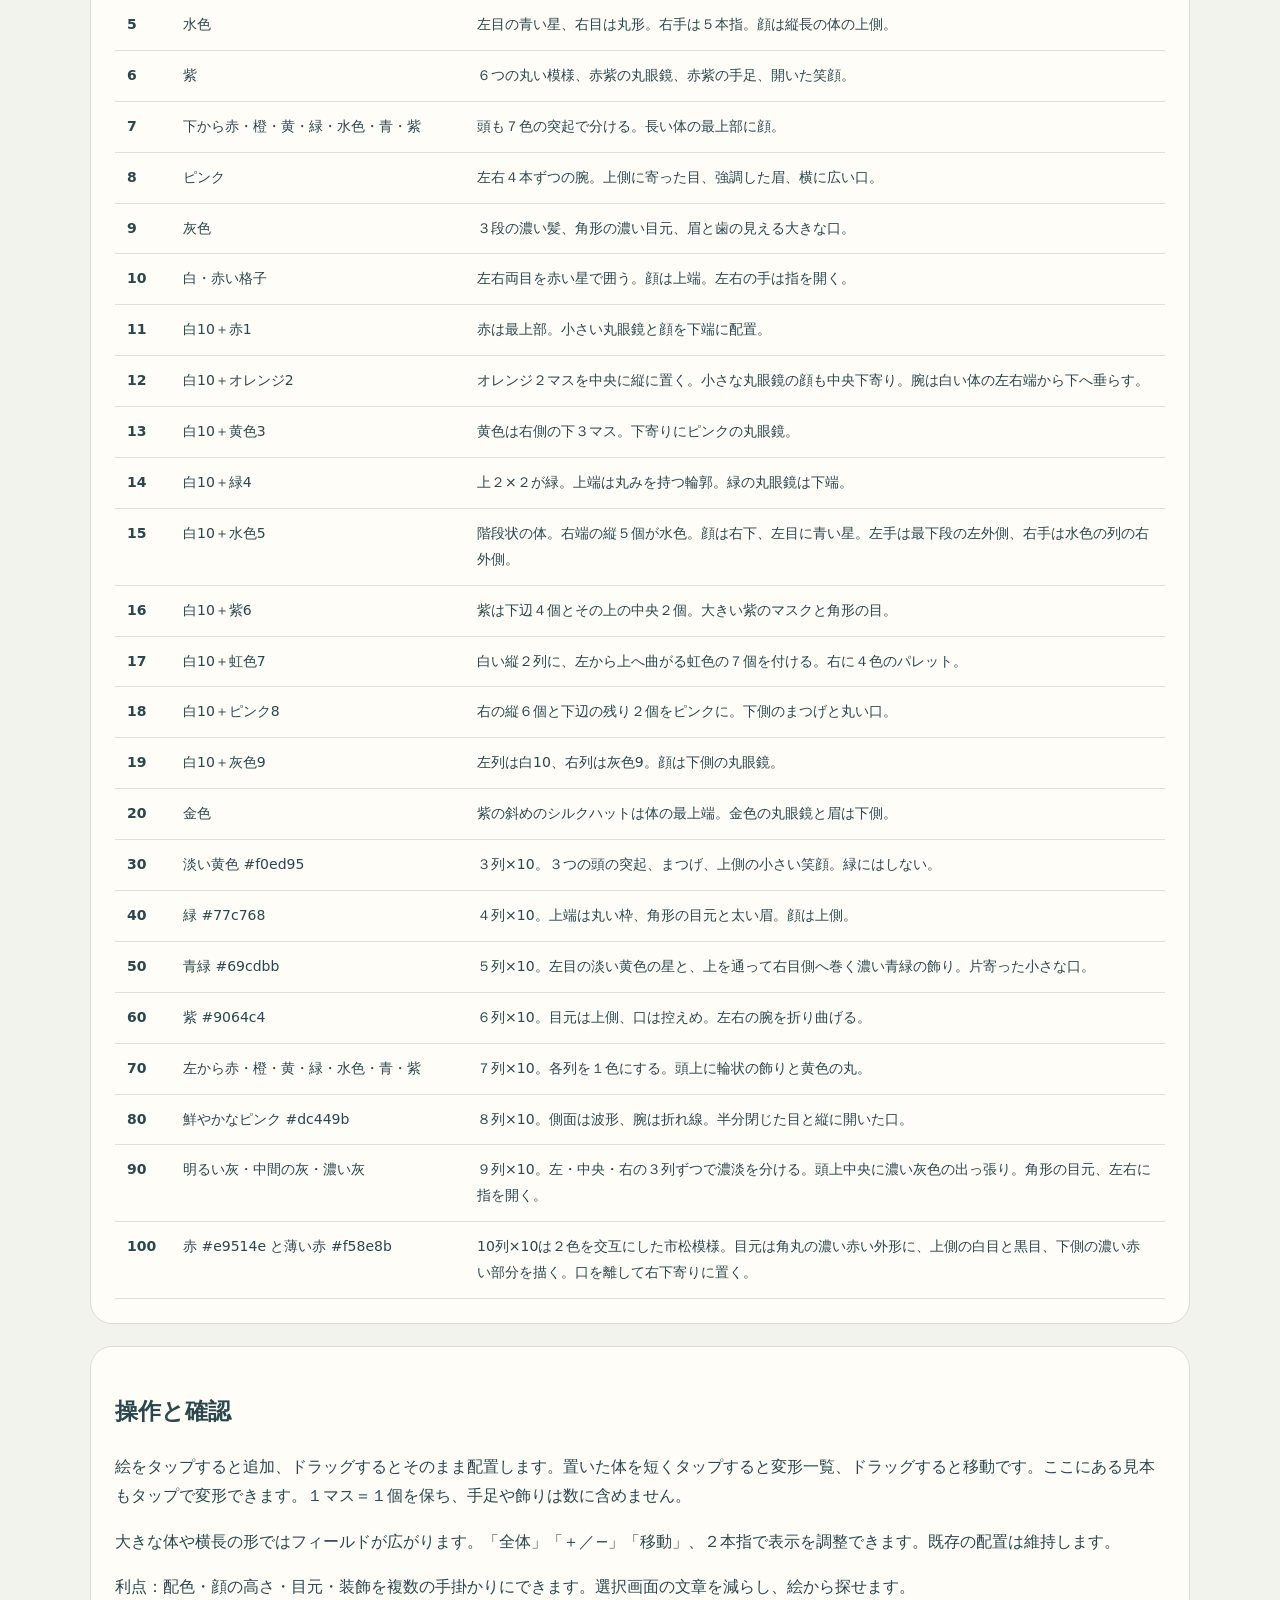
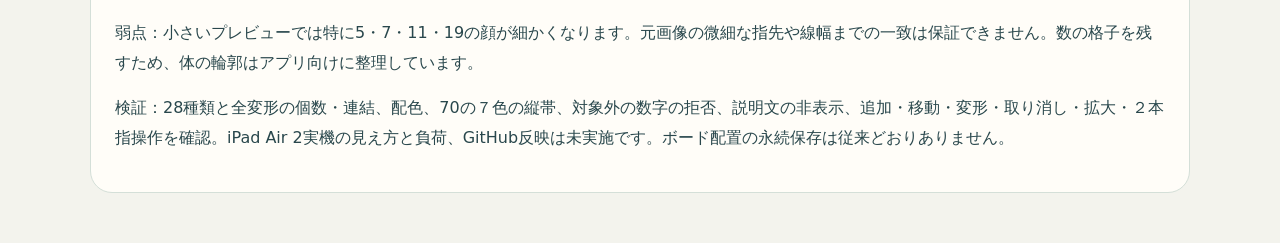
<file: 数ブロックの分析と使い方.html>
<!doctype html><html lang="ja"><meta charset="utf-8"><meta name="viewport" content="width=device-width,initial-scale=1"><title>数ブロック｜28種類の配色と描き分け</title><style>body{margin:0;background:#f3f3ed;color:#29474c;font:16px/1.85 system-ui,sans-serif}main{max-width:1100px;margin:auto;padding:28px 22px}section{background:#fffdf8;border:1px solid #d4dfd8;border-radius:22px;padding:24px;margin:22px 0}h1{line-height:1.5}h2{font-size:23px}.lead{padding:18px;background:#e0eee3;border-radius:16px}.gallery{display:grid;grid-template-columns:repeat(5,minmax(0,1fr));gap:12px}.character{min-width:0;border:1px solid #bdd1c2;background:#fffdf8;border-radius:15px;color:inherit;padding:12px;cursor:pointer}.character canvas{display:block;width:100%;height:190px;object-fit:contain}.character strong{font-size:23px}.character:focus-visible{outline:4px solid #25828c}table{border-collapse:collapse;width:100%;font-size:14px}th,td{text-align:left;vertical-align:top;padding:12px;border-bottom:1px solid #dbe2da}th{min-width:32px}td:nth-child(2){width:28%}a{color:#217b78}@media(max-width:700px){.gallery{grid-template-columns:repeat(2,minmax(0,1fr))}section{padding:16px}th,td{padding:8px 4px}}</style><main><section><strong>最新：発見ミュージアム版に更新しました。</strong><p><a href="今回の改良.html">ランダム冒険・ガチャ・展示・お絵描きの変更を見る →</a></p><p>以下は以前の実装の記録です。ショップ等の仕様は最新の案内をご確認ください。</p></section><h1>28種類を、色だけでなく<br>顔・配置・装飾で見分ける。</h1><p>2026年11月5日 · block-finish　<a href="index.html">アプリを開く →</a></p><div class="lead">対象は1〜20と、30・40・50・60・70・80・90・100。画像にない21〜29などは作りません。選択画面は絵と数字だけです。</div>
<section><h2>今回の重要な修正</h2><p>以前は30以降の配色を１つずつ取り違え、顔を一律に下側へ置いていました。30は淡い黄色、40は緑、50は青緑、60は紫、70は虹色に修正。80は淡い桃色から鮮やかなピンクに変更しています。</p><p>具体例① 50：青緑の体＋横長の目＋片寄った口。② 70：７本の縦の虹色帯＋頭上の飾り。③ 100：白い目のパネル＋離れた右下寄りの口。共通の顔を拡大しただけの描画から変更しました。</p></section>
<section><h2>1〜10</h2><div id="small-gallery" class="gallery"></div></section><section><h2>11〜20</h2><div id="teen-gallery" class="gallery"></div></section><section><h2>30〜100（10ずつ）</h2><div id="tens-gallery" class="gallery"></div></section>
<section><h2>数字ごとの分析と反映</h2><p>参照元は466×466pxの一覧画像です。下表の色名・大きな特徴は画像を見て整理し、色コードと小さな線の形は画面で見分けやすいよう調整した実装値です。</p><table><tr><th>数字</th><th>体の配色</th><th>顔・形・装飾</th></tr><tr><th>1</th><td>赤</td><td>単眼を大きく。開いた口、赤い短い手足、１本の頭飾り。</td></tr><tr><th>2</th><td>オレンジ</td><td>紫色の丸眼鏡。浅い笑顔、２本の頭飾り、オレンジ色の手足。</td></tr><tr><th>3</th><td>黄色</td><td>赤い３つの冠状突起と３つのボタン。金色の丸い目元と歯の見える笑顔。</td></tr><tr><th>4</th><td>明るい緑</td><td>太い角形フレームと斜めの眉。２×２の顔を大きく、口も開く。</td></tr><tr><th>5</th><td>水色</td><td>左目の青い星、右目は丸形。右手は５本指。顔は縦長の体の上側。</td></tr><tr><th>6</th><td>紫</td><td>６つの丸い模様、赤紫の丸眼鏡、赤紫の手足、開いた笑顔。</td></tr><tr><th>7</th><td>下から赤・橙・黄・緑・水色・青・紫</td><td>頭も７色の突起で分ける。長い体の最上部に顔。</td></tr><tr><th>8</th><td>ピンク</td><td>左右４本ずつの腕。上側に寄った目、強調した眉、横に広い口。</td></tr><tr><th>9</th><td>灰色</td><td>３段の濃い髪、角形の濃い目元、眉と歯の見える大きな口。</td></tr><tr><th>10</th><td>白・赤い格子</td><td>左右両目を赤い星で囲う。顔は上端。左右の手は指を開く。</td></tr><tr><th>11</th><td>白10＋赤1</td><td>赤は最上部。小さい丸眼鏡と顔を下端に配置。</td></tr><tr><th>12</th><td>白10＋オレンジ2</td><td>オレンジ２マスを中央に縦に置く。小さな丸眼鏡の顔も中央下寄り。腕は白い体の左右端から下へ垂らす。</td></tr><tr><th>13</th><td>白10＋黄色3</td><td>黄色は右側の下３マス。下寄りにピンクの丸眼鏡。</td></tr><tr><th>14</th><td>白10＋緑4</td><td>上２×２が緑。上端は丸みを持つ輪郭。緑の丸眼鏡は下端。</td></tr><tr><th>15</th><td>白10＋水色5</td><td>階段状の体。右端の縦５個が水色。顔は右下、左目に青い星。左手は最下段の左外側、右手は水色の列の右外側。</td></tr><tr><th>16</th><td>白10＋紫6</td><td>紫は下辺４個とその上の中央２個。大きい紫のマスクと角形の目。</td></tr><tr><th>17</th><td>白10＋虹色7</td><td>白い縦２列に、左から上へ曲がる虹色の７個を付ける。右に４色のパレット。</td></tr><tr><th>18</th><td>白10＋ピンク8</td><td>右の縦６個と下辺の残り２個をピンクに。下側のまつげと丸い口。</td></tr><tr><th>19</th><td>白10＋灰色9</td><td>左列は白10、右列は灰色9。顔は下側の丸眼鏡。</td></tr><tr><th>20</th><td>金色</td><td>紫の斜めのシルクハットは体の最上端。金色の丸眼鏡と眉は下側。</td></tr><tr><th>30</th><td>淡い黄色 #f0ed95</td><td>３列×10。３つの頭の突起、まつげ、上側の小さい笑顔。緑にはしない。</td></tr><tr><th>40</th><td>緑 #77c768</td><td>４列×10。上端は丸い枠、角形の目元と太い眉。顔は上側。</td></tr><tr><th>50</th><td>青緑 #69cdbb</td><td>５列×10。左目の淡い黄色の星と、上を通って右目側へ巻く濃い青緑の飾り。片寄った小さな口。</td></tr><tr><th>60</th><td>紫 #9064c4</td><td>６列×10。目元は上側、口は控えめ。左右の腕を折り曲げる。</td></tr><tr><th>70</th><td>左から赤・橙・黄・緑・水色・青・紫</td><td>７列×10。各列を１色にする。頭上に輪状の飾りと黄色の丸。</td></tr><tr><th>80</th><td>鮮やかなピンク #dc449b</td><td>８列×10。側面は波形、腕は折れ線。半分閉じた目と縦に開いた口。</td></tr><tr><th>90</th><td>明るい灰・中間の灰・濃い灰</td><td>９列×10。左・中央・右の３列ずつで濃淡を分ける。頭上中央に濃い灰色の出っ張り。角形の目元、左右に指を開く。</td></tr><tr><th>100</th><td>赤 #e9514e と薄い赤 #f58e8b</td><td>10列×10は２色を交互にした市松模様。目元は角丸の濃い赤い外形に、上側の白目と黒目、下側の濃い赤い部分を描く。口を離して右下寄りに置く。</td></tr></table></section>
<section><h2>操作と確認</h2><p>絵をタップすると追加、ドラッグするとそのまま配置します。置いた体を短くタップすると変形一覧、ドラッグすると移動です。ここにある見本もタップで変形できます。１マス＝１個を保ち、手足や飾りは数に含めません。</p><p>大きな体や横長の形ではフィールドが広がります。「全体」「＋／−」「移動」、２本指で表示を調整できます。既存の配置は維持します。</p><p>利点：配色・顔の高さ・目元・装飾を複数の手掛かりにできます。選択画面の文章を減らし、絵から探せます。</p><p>弱点：小さいプレビューでは特に5・7・11・19の顔が細かくなります。元画像の微細な指先や線幅までの一致は保証できません。数の格子を残すため、体の輪郭はアプリ向けに整理しています。</p><p>検証：28種類と全変形の個数・連結、配色、70の７色の縦帯、対象外の数字の拒否、説明文の非表示、追加・移動・変形・取り消し・拡大・２本指操作を確認。iPad Air 2実機の見え方と負荷、GitHub反映は未実施です。ボード配置の永続保存は従来どおりありません。</p></section></main><script src="world-core.js"></script><script src="number-art.js"></script><script>
(function(){function build(id,values){values.forEach(function(n){var b=document.createElement('button');b.className='character';b.setAttribute('aria-label',n+'の見本・タップで変形');var c=document.createElement('canvas');c.width=300;c.height=380;var t=document.createElement('strong');t.textContent=n;b.appendChild(c);b.appendChild(t);var shapes=WORLD_CORE.shapes(n),i=0;function paint(){var cs=shapes[i].cells,w=Math.max.apply(null,cs.map(function(p){return p[0];}))+1,h=Math.max.apply(null,cs.map(function(p){return p[1];}))+1,u=Math.min(65,250/(w+2),290/(h+2)),x=c.getContext('2d');x.clearRect(0,0,300,380);NUMBER_ART.draw(x,n,cs,u,(300-w*u)/2,45,{label:false});}b.onclick=function(){i=(i+1)%shapes.length;paint();};paint();document.getElementById(id).appendChild(b);});}build('small-gallery',WORLD_CORE.referenceNumbers.slice(0,10));build('teen-gallery',WORLD_CORE.referenceNumbers.slice(10,20));build('tens-gallery',WORLD_CORE.referenceNumbers.slice(20));})();</script></html>
</file>
<file: mofu-wars/redesign.css>
/* The battle keeps its contrast; menus use the same predictable controls as the hub. */
body{font-family:"Hiragino Maru Gothic ProN","Yu Gothic UI",sans-serif}
.hdr{min-height:60px;background:#203d49!important;border-bottom:1px solid #62838b;gap:9px;padding:8px 12px}
.btn{min-height:46px;border:1px solid #9bbeb7!important;border-radius:12px!important;background:#e8f3dd!important;color:#25494b!important;box-shadow:0 3px 0 #6d968b!important;padding:10px 14px;font-weight:bold}
.btn.sub{background:#e6ecf7!important;color:#354860!important}.btn.dim{background:#d8dee1!important;color:#44545e!important}
.btn:focus-visible,.chtab:focus-visible{outline:4px solid #ffe38e;outline-offset:3px}
.card{border-radius:18px!important;border-color:#6f8b92!important}.chtab{min-height:44px;border-radius:11px}
.body{padding:14px}.small{line-height:1.6}.wallet{gap:7px}.chip{padding:5px 10px;background:#19313d;border-color:#557b87}
.unitFilters .btn{min-height:42px}.ov .box{border-radius:20px}.btn[disabled]{opacity:.5;filter:none}
@media(max-width:700px){.hdr{padding:7px;gap:5px}.hdr .ttl{font-size:14px}.wallet .chip{font-size:11px}.btn{padding:8px 10px}}
</file>
